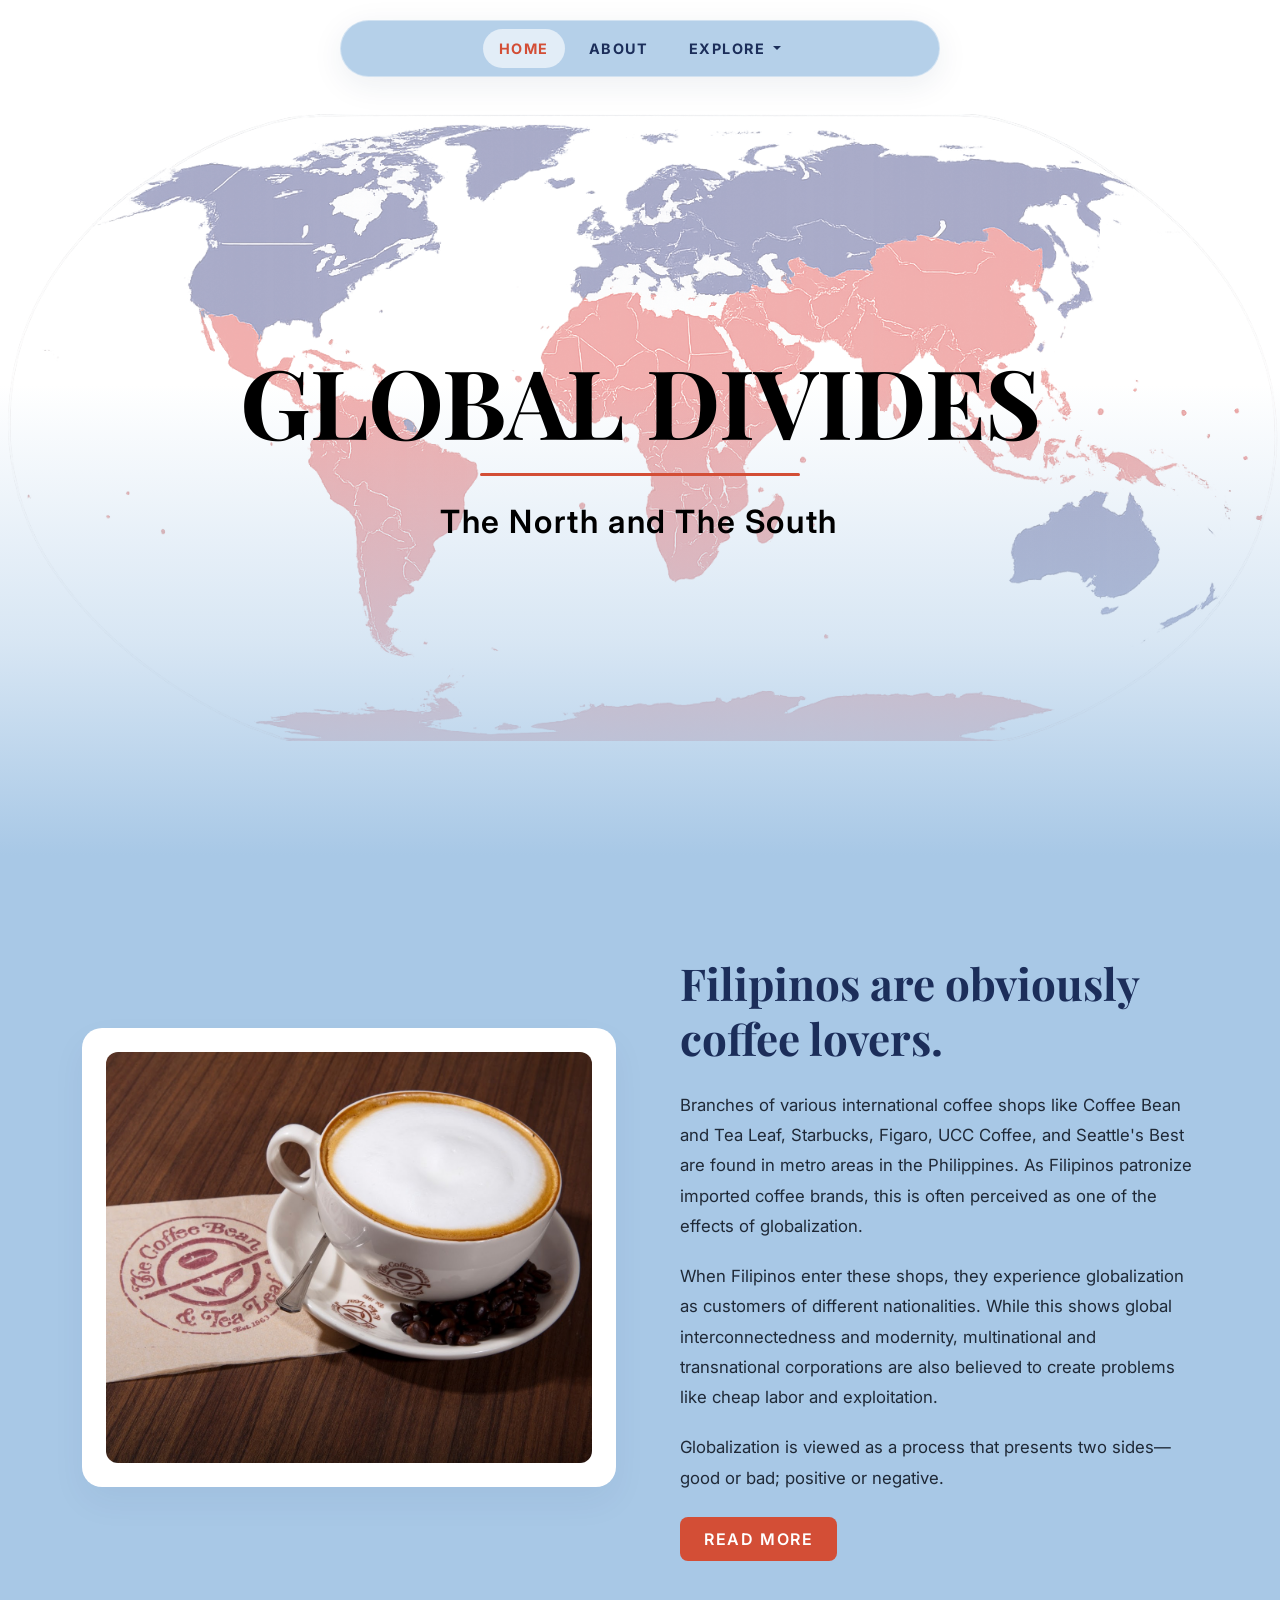
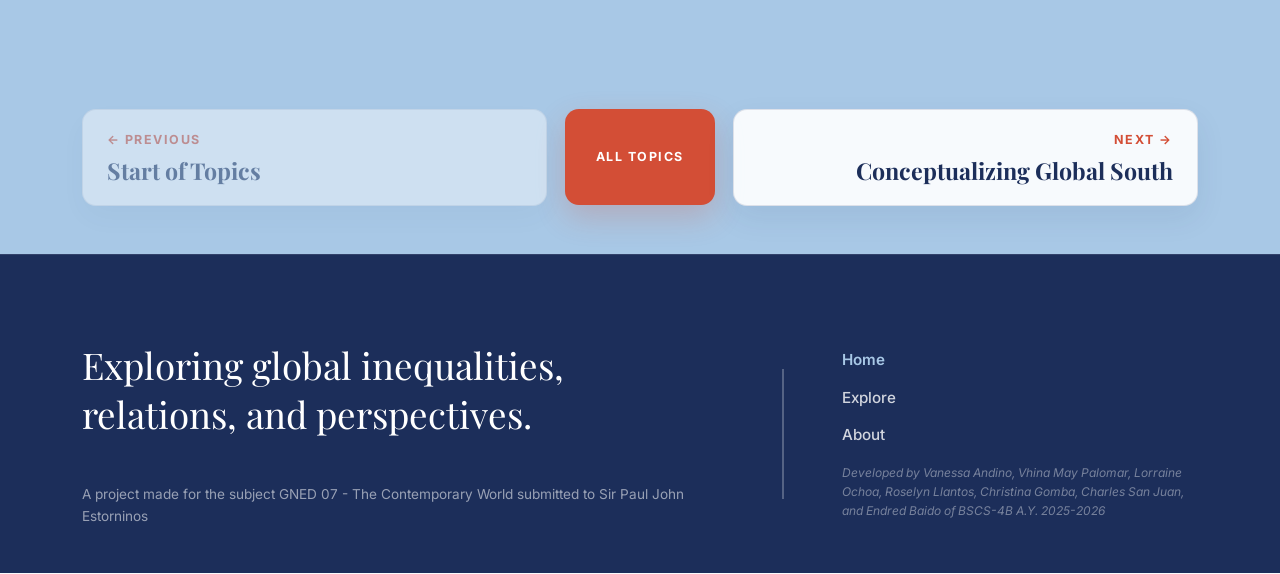
<file: index.html>
<!DOCTYPE html>
<html lang="en">
<head>
    <meta charset="UTF-8">
    <meta name="viewport" content="width=device-width, initial-scale=1.0">
    <title>Global Divides - The North and The South</title>
    <!-- Bootstrap 5 CSS CDN -->
    <link href="https://cdn.jsdelivr.net/npm/bootstrap@5.3.2/dist/css/bootstrap.min.css" rel="stylesheet" integrity="sha384-T3c6CoIi6uLrA9TneNEoa7RxnatzjcDSCmG1MXxSR1GAsXEV/Dwwykc2MPK8M2HN" crossorigin="anonymous">
    <!-- Custom Style Reference (Main Home page CSS) -->
    <link rel="stylesheet" href="css/index.css">
</head>
<body>
    <div data-site-header></div>

    <!-- 2. Hero Section / Section 1 (Global Divides with "map_no_bg.png" background) -->
    <header class="hero-section">
        <div class="hero-overlay"></div>
        <div class="hero-content scroll-reveal">
            <h1 class="hero-title hero-title-split" aria-label="Global Divides">
                <span class="hero-title-word hero-title-word-left">GLOBAL</span>
                <span class="hero-title-word hero-title-word-right">DIVIDES</span>
            </h1>
            <div class="hero-divider"></div>
            <p class="hero-subtitle hero-subtitle-typing">The North and The South</p>
        </div>
    </header>

    <!-- 3. Content Section / Section 2 (Two-Column Coffee Shop Globalization case study) -->
    <main class="content-section">
        <div class="container">
            <div class="row g-5 align-items-center">
                <!-- Left Column: Coffee Shop Card Representation -->
                <div class="col-lg-6 scroll-reveal-left">
                    <div class="image-card-container">
                            <img class="coffee-shop-image" src="assets/images/coffee.jpg" alt="Coffee shop">
                    </div>
                </div>

                <!-- Right Column: Case study texts and details -->
                <div class="col-lg-6 scroll-reveal-right">
                    <div class="ps-lg-3">
                        <h2 class="feature-title">Filipinos are obviously coffee lovers.</h2>
                        <div class="feature-body">
                            <p>Branches of various international coffee shops like Coffee Bean and Tea Leaf, Starbucks, Figaro, UCC Coffee, and Seattle's Best are found in metro areas in the Philippines. As Filipinos patronize imported coffee brands, this is often perceived as one of the effects of globalization.</p>
                            <p>When Filipinos enter these shops, they experience globalization as customers of different nationalities. While this shows global interconnectedness and modernity, multinational and transnational corporations are also believed to create problems like cheap labor and exploitation.</p>
                            <p>Globalization is viewed as a process that presents two sides—good or bad; positive or negative.</p>
                        </div>
                        <div class="mt-4">
                            <a href="explore/Conceptualizing_Global_South.html" class="btn btn-theme-red">Read More</a>
                        </div>
                    </div>
                </div>
            </div>
        </div>
    </main>
    <div data-site-footer></div>
    <script src="js/layout.js"></script>


    <!-- Bootstrap 5 Bundle JS CDN (including Popper for Dropdowns) -->
    <script src="https://cdn.jsdelivr.net/npm/bootstrap@5.3.2/dist/js/bootstrap.bundle.min.js" integrity="sha384-C6RzsynM9kWDrMNeT87bh95OGNyZPhcTNXj1NW7RuBCsyN/o0jlpcV8Qyq46cDfL" crossorigin="anonymous"></script>
    <!-- Custom Main JS script -->
    <script src="js/main.js"></script>
</body>
</html>
</file>
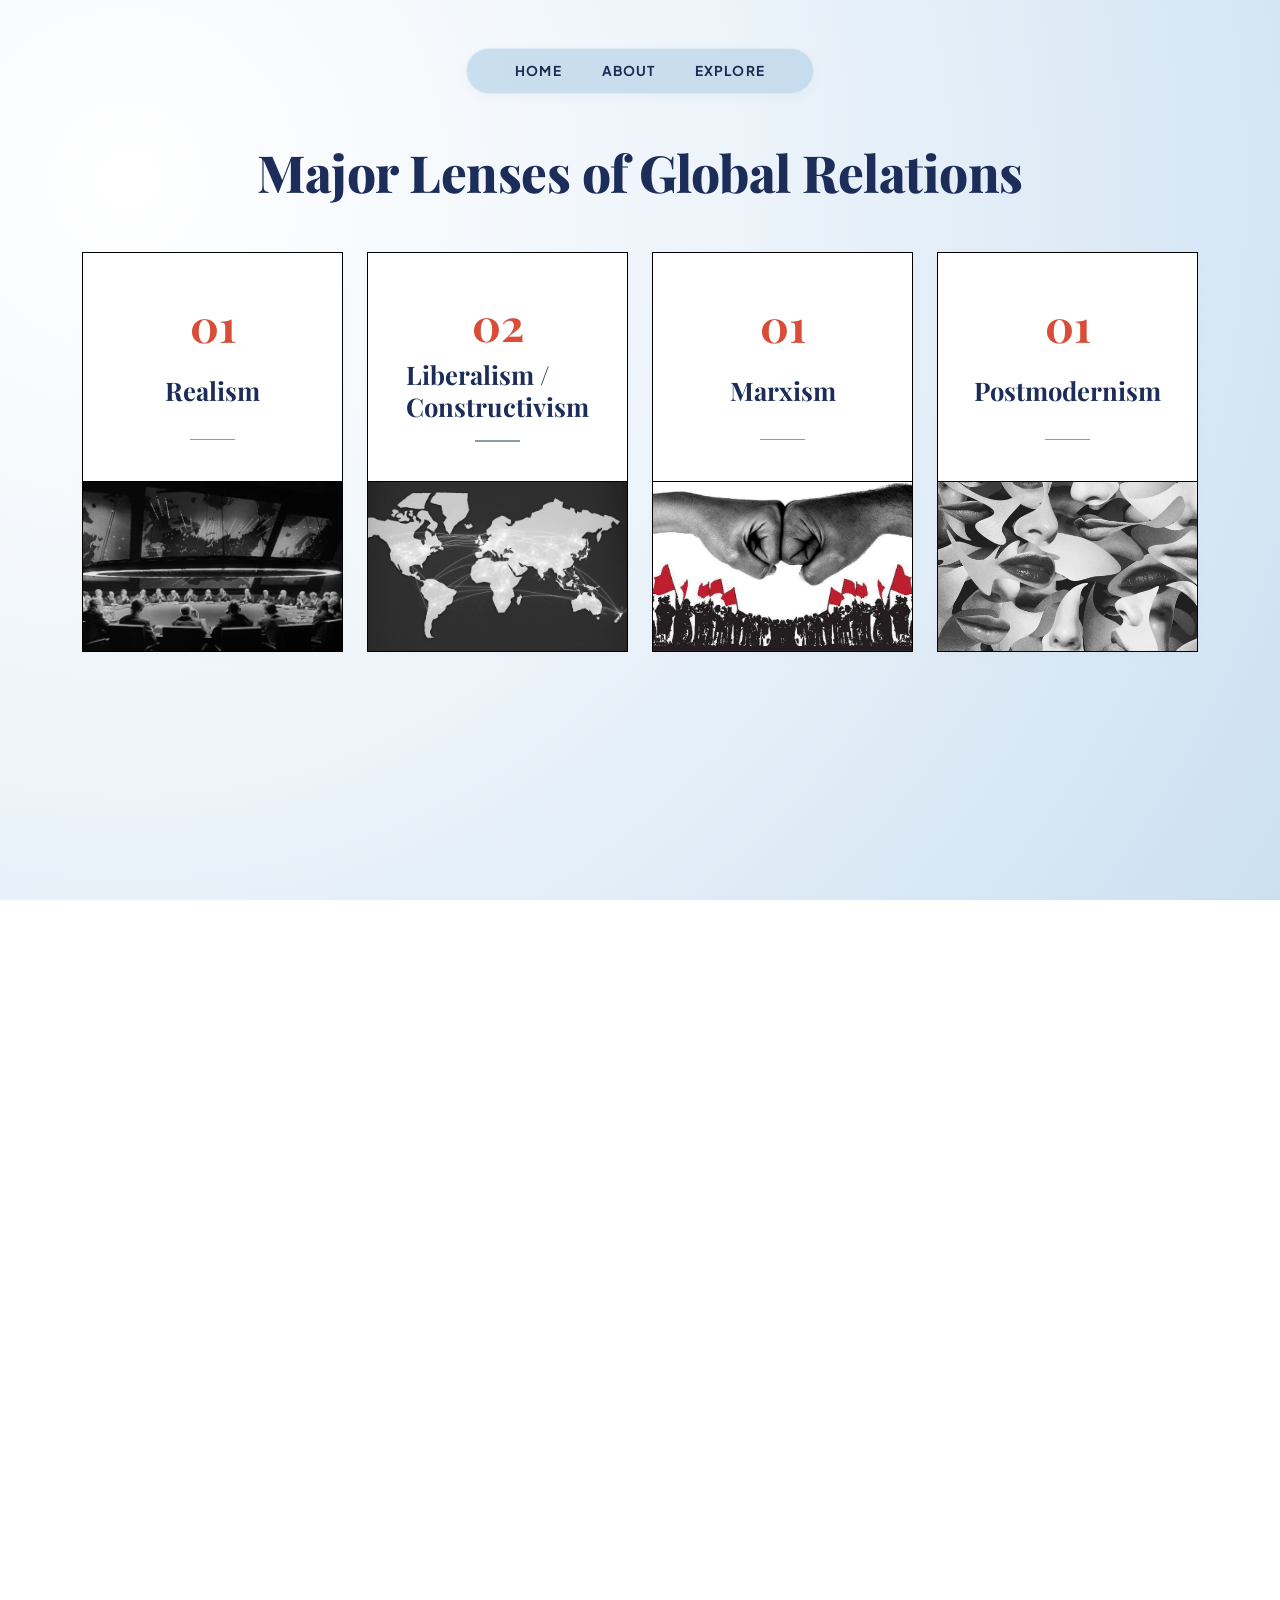
<file: assets/main.html>
<!DOCTYPE html>
<html lang="en">
<head>
  <meta charset="UTF-8" />
  <meta name="viewport" content="width=device-width, initial-scale=1.0" />
  <!-- Google Fonts -->
  <link rel="preconnect" href="https://fonts.googleapis.com">
  <link rel="preconnect" href="https://fonts.gstatic.com" crossorigin>
  <link href="https://fonts.googleapis.com/css2?family=Playfair+Display:ital,wght@0,400..900;1,400..900&family=Plus+Jakarta+Sans:wght@300;400;500;600;700;800&display=swap" rel="stylesheet">
  <!-- Bootstrap 5 CSS -->
  <link href="https://cdn.jsdelivr.net/npm/bootstrap@5.3.3/dist/css/bootstrap.min.css" rel="stylesheet" integrity="sha384-QWTKZyjpPEjISv5WaRU9OFeRpok6YctnYmDr5pNlyT2bRjXh0JMhjY6hW+ALEwIH" crossorigin="anonymous">
  <!-- Custom CSS -->
  <link rel="stylesheet" href="major-lenses-section.css" />
  <title>The Global Divides The North and The South/</title>
</head>
<body>
  <section class="major-lenses-section py-5">
    
    <!-- Centered Nav Bar Wrapper -->
    <div class="d-flex justify-content-center mb-5">
      <nav class="major-lenses-nav" aria-label="Primary site navigation">
        <a href="#home">HOME</a>
        <a href="#about">ABOUT</a>
        <a href="#explore">EXPLORE</a>
      </nav>
    </div>

    <div class="container major-lenses-container">
      <!-- Centered Main Title -->
      <h2 class="major-lenses-main-title text-center mb-5 scroll-reveal">Major Lenses of Global Relations</h2>
 
      <!-- Bootstrap responsive columns with clickable cards -->
      <div class="row row-cols-1 row-cols-sm-2 row-cols-lg-4 g-4 justify-content-center major-lenses-row">
        
        <!-- Card 1: Realism -->
        <div class="col d-flex major-lenses-col">
          <article class="major-lenses-card w-100 scroll-reveal">
            <a href="#realism-detail" class="major-lenses-card-link text-decoration-none d-flex flex-column h-100 w-100 justify-content-between">
              <div class="major-lenses-card-top">
                <span class="major-lenses-card-number">01</span>
                <h3 class="major-lenses-card-title">Realism</h3>
                <div class="major-lenses-card-divider"></div>
              </div>
              <div class="major-lenses-card-image-area">
                <img src="dr-strangelove.jpg" alt="Realism - Dr. Strangelove scene" class="major-lenses-card-img" loading="lazy" decoding="async" />
              </div>
            </a>
          </article>
        </div>

        <!-- Card 2: Liberalism / Constructivism -->
        <div class="col d-flex major-lenses-col">
          <article class="major-lenses-card w-100 scroll-reveal" style="transition-delay: 0.15s;">
            <a href="#liberalism-detail" class="major-lenses-card-link text-decoration-none d-flex flex-column h-100 w-100 justify-content-between">
              <div class="major-lenses-card-top">
                <span class="major-lenses-card-number">02</span>
                <h3 class="major-lenses-card-title">Liberalism /<br>Constructivism</h3>
                <div class="major-lenses-card-divider"></div>
              </div>
              <div class="major-lenses-card-image-area">
                <img src="liberalism.jpg" alt="Liberalism / Constructivism scene" class="major-lenses-card-img" loading="lazy" decoding="async" />
              </div>
            </a>
          </article>
        </div>

        <!-- Card 3: Marxism -->
        <div class="col d-flex major-lenses-col">
          <article class="major-lenses-card w-100 scroll-reveal" style="transition-delay: 0.3s;">
            <a href="#marxism-detail" class="major-lenses-card-link text-decoration-none d-flex flex-column h-100 w-100 justify-content-between">
              <div class="major-lenses-card-top">
                <span class="major-lenses-card-number">01</span>
                <h3 class="major-lenses-card-title">Marxism</h3>
                <div class="major-lenses-card-divider"></div>
              </div>
              <div class="major-lenses-card-image-area">
                <img src="card-marxism.jpg" alt="Marxism scene" class="major-lenses-card-img" loading="lazy" decoding="async" />
              </div>
            </a>
          </article>
        </div>

        <!-- Card 4: Postmodernism -->
        <div class="col d-flex major-lenses-col">
          <article class="major-lenses-card w-100 scroll-reveal" style="transition-delay: 0.45s;">
            <a href="#postmodernism-detail" class="major-lenses-card-link text-decoration-none d-flex flex-column h-100 w-100 justify-content-between">
              <div class="major-lenses-card-top">
                <span class="major-lenses-card-number">01</span>
                <h3 class="major-lenses-card-title">Postmodernism</h3>
                <div class="major-lenses-card-divider"></div>
              </div>
              <div class="major-lenses-card-image-area">
                <img src="postmodernism.jpg" alt="Postmodernism scene" class="major-lenses-card-img" loading="lazy" decoding="async" />
              </div>
            </a>
          </article>
        </div>
        
      </div>
    </div>
  </section>

  <!-- Realism Detail Section -->
  <section id="realism-detail" class="container-fluid px-0 realism-detail-section">
    <div class="row g-0 realism-detail-row">
      
      <!-- Left Side: Text Content -->
      <div class="col-12 col-md-6 d-flex flex-column justify-content-center p-5 realism-detail-text-col">
        <div class="py-4 text-center text-md-start mx-auto scroll-reveal-left" style="max-width: 520px;">
          <h2 class="realism-detail-title mb-4">Realism</h2>
          <p class="realism-detail-text">
            Realists believe that the international system is uneven, conflictual, and marked by power struggle. States prioritize self-interest and survival, and the global North interacts with the global South in order to promote their very own interest.
          </p>
        </div>
      </div>

      <!-- Right Side: Image Column -->
      <div class="col-12 col-md-6 realism-detail-img-col scroll-reveal-right">
      </div>

    </div>
  </section>

  <!-- Liberalism / Constructivism Detail Section -->
  <section id="liberalism-detail" class="liberalism-detail-section py-5">
    <div class="container py-4">
      <h2 class="liberalism-detail-main-title text-center mb-5 scroll-reveal">Liberalism / Constructivism</h2>
      
      <div class="row align-items-center liberalism-detail-row">
        <!-- Left Side: Image -->
        <div class="col-12 col-md-6 text-center mb-4 mb-md-0 liberalism-detail-img-col">
          <img src="liber.png" alt="Liberalism / Constructivism concept artwork" class="liberalism-detail-img img-fluid scroll-reveal-left" loading="lazy" decoding="async" />
        </div>
        
        <!-- Right Side: Text Content -->
        <div class="col-12 col-md-6 liberalism-detail-text-col">
          <div class="liberalism-detail-text-content px-lg-4 scroll-reveal-right">
            <p class="liberalism-detail-text mb-4">
              Liberals oppose realism because of a more optimistic vision in the international system. They believe that balance, harmony, cooperation, mutual respect, trade, and economic interdependence make war less likely to happen.
            </p>
            <p class="liberalism-detail-text">
              Constructivists also convey cooperation, trust, and peace among international actors, but these are possible only through existing norms, conduct, and institutions that promote peace in the international system.
            </p>
          </div>
        </div>
      </div>
      
    </div>
  </section>

  <!-- Marxism & Postmodernism Detail Section -->
  <section class="container-fluid px-0 marxism-postmodernism-section">
    <div class="row g-0 marxism-postmodernism-row">
      
      <!-- Left Side: Marxism -->
      <div id="marxism-detail" class="col-12 col-md-6 d-flex flex-column justify-content-between p-4 marxism-col">
        <div class="marxism-content-wrapper text-center text-md-start mx-auto scroll-reveal-left" style="max-width: 500px;">
          <h2 class="marxism-title mb-4">Marxism</h2>
          <p class="marxism-text mb-4">
            Marxism highlights the structures of economic power and inequalities in the global system. It argues that capitalist or industrialized countries in the global North dominate and exploit the global South, resulting in unequal benefits and an uneven economic structure.
          </p>
        </div>
        <div class="text-center mt-auto scroll-reveal-left" style="transition-delay: 0.15s;">
          <img src="marxism.png" alt="Marxism protest artwork" class="marxism-img img-fluid" loading="lazy" decoding="async" />
        </div>
      </div>

      <!-- Right Side: Postmodernism -->
      <div id="postmodernism-detail" class="col-12 col-md-6 d-flex flex-column justify-content-between p-4 postmodernism-col">
        <div class="text-center mb-4 scroll-reveal-right">
          <img src="post.png" alt="Postmodernism digital roundtable" class="postmodernism-img img-fluid" loading="lazy" decoding="async" />
        </div>
        <div class="postmodernism-content-wrapper text-center text-md-end mx-auto mt-auto scroll-reveal-right" style="max-width: 500px; transition-delay: 0.15s;">
          <p class="postmodernism-text mb-4">
            Postmodernism debunks ideas of hierarchy, dogmas, and existing structures in global relations. It believes that truth is always contested and plural, and that language and discourse can disclose or illustrate power relations.
          </p>
          <h2 class="postmodernism-title">Postmodernism</h2>
        </div>
      </div>

    </div>
  </section>

  <!-- Diagram & Footer Section -->
  <section class="diagram-footer-section py-5">
    <div class="container text-center my-auto">
      <h2 class="diagram-title mb-5 scroll-reveal">Major Lenses of Global Relations</h2>
      
      <!-- CSS Grid-based Diagram -->
      <div class="diagram-wrapper mx-auto scroll-reveal">
        <div class="diagram-grid">
          <div class="diagram-cell text-uppercase" tabindex="0" role="button">Realism</div>
            <div class="diagram-cell text-uppercase" tabindex="0" role="button">Liberalism/Constructivism</div>
            <div class="diagram-cell text-uppercase" tabindex="0" role="button">Marxism</div>
            <div class="diagram-cell text-uppercase" tabindex="0" role="button">Post Modernism</div>
        </div>
        <div class="diagram-center-badge text-uppercase">North vs. South</div>
      </div>
    </div>

    <!-- Footer Part -->
    <footer class="footer-container container pt-5 mt-5 scroll-reveal">
      <div class="row align-items-center">
        <!-- Left Side: Slogan & Copyright -->
        <div class="col-12 col-md-8 text-center text-md-start mb-4 mb-md-0">
          <h3 class="footer-slogan mb-4">Exploring global inequalities, relations, and perspectives.</h3>
          <p class="footer-copy mb-0">&copy; 2026 Contemporary World Project</p>
        </div>
        
        <!-- Right Side: Links & Developed by -->
        <div class="col-12 col-md-4 d-flex justify-content-center justify-content-md-end footer-right-col">
          <div class="footer-links-wrapper ps-md-4">
            <ul class="list-unstyled footer-links mb-3 text-center text-md-start">
              <li><a href="#home">Home</a></li>
              <li><a href="#about">About</a></li>
              <li><a href="#explore">Explore</a></li>
            </ul>
            <p class="footer-developed mb-0">Developed by BSCS 4B</p>
          </div>
        </div>
      </div>
    </footer>
  </section>

  <!-- JS Scroll Reveal Animation -->
  <script>
    document.addEventListener("DOMContentLoaded", () => {
      const revealElements = document.querySelectorAll(".scroll-reveal, .scroll-reveal-left, .scroll-reveal-right");

      const observerOptions = {
        root: null,
        rootMargin: "0px",
        threshold: 0.12
      };

      const revealOnScroll = new IntersectionObserver((entries, observer) => {
        entries.forEach(entry => {
          if (entry.isIntersecting) {
            entry.target.classList.add("reveal-visible");
            observer.unobserve(entry.target); // Stop observing once revealed
          }
        });
      }, observerOptions);

      revealElements.forEach(element => {
        revealOnScroll.observe(element);
      });
    });
  </script>
</body>
</html>
</file>
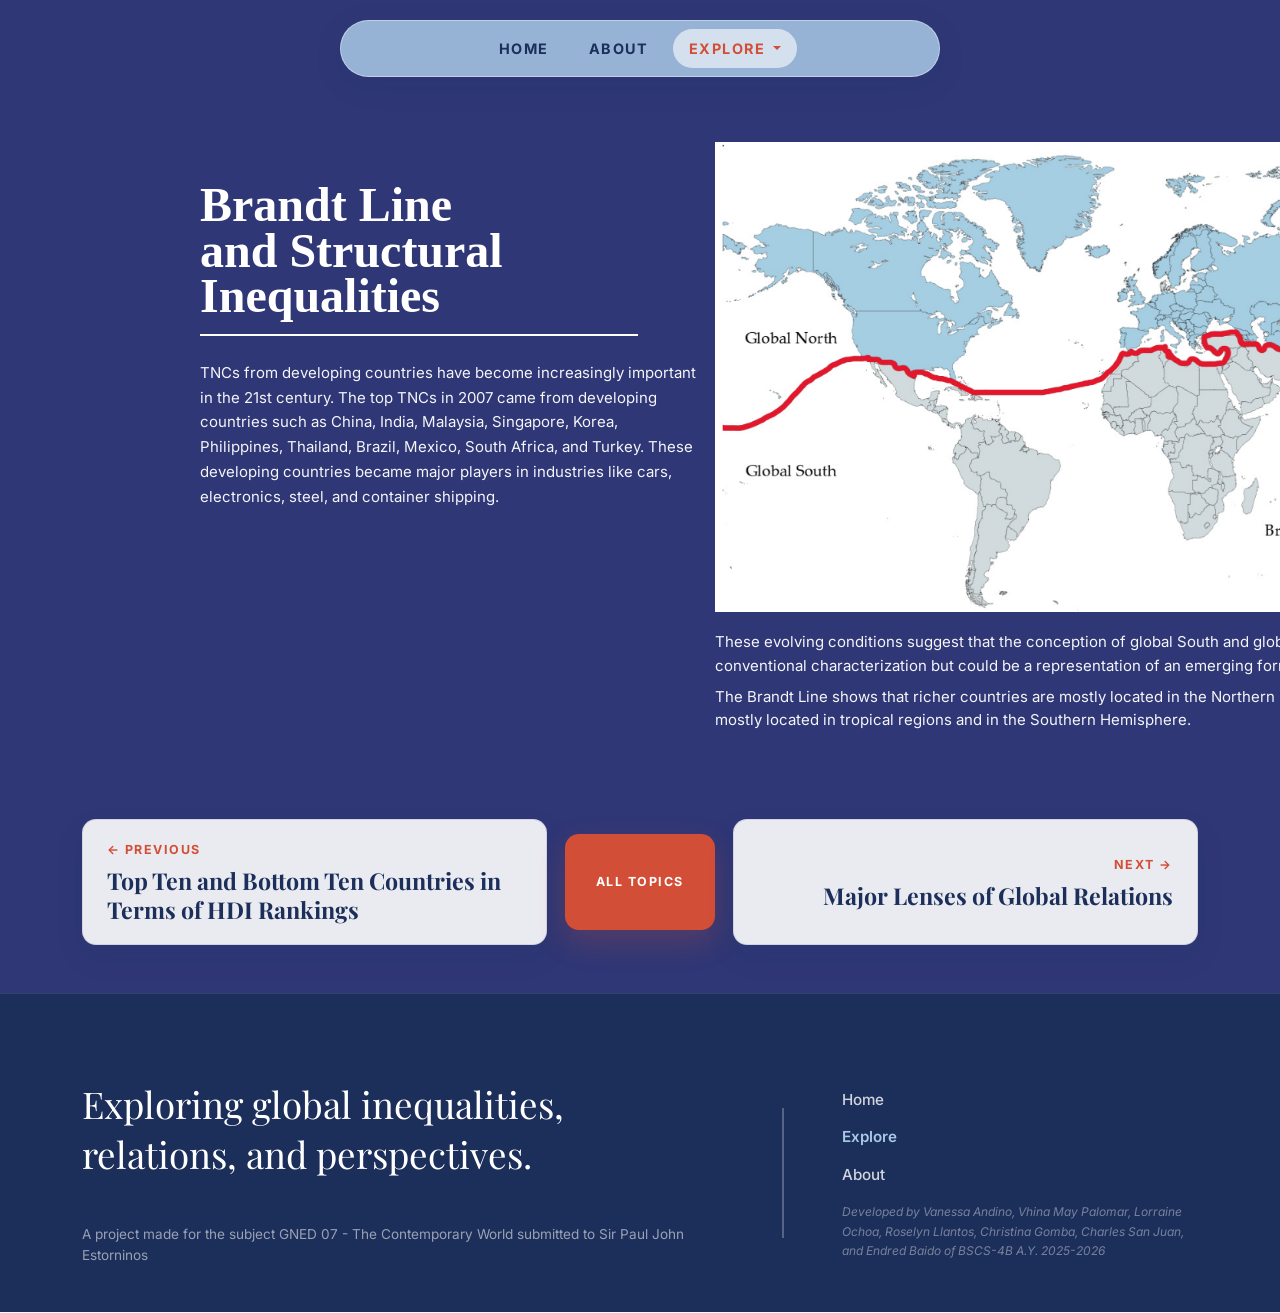
<file: explore/Brandt_Line_and_Structural_Inequalities.html>
<!DOCTYPE html>
<html lang="en">

<head>
    <meta charset="UTF-8">
    <meta name="viewport" content="width=device-width, initial-scale=1.0">
    <title>Brandt Line and Structural Inequalities - Global Divides</title>
    <!-- Bootstrap 5 CSS CDN -->
    <link href="https://cdn.jsdelivr.net/npm/bootstrap@5.3.2/dist/css/bootstrap.min.css" rel="stylesheet"
        integrity="sha384-T3c6CoIi6uLrA9TneNEoa7RxnatzjcDSCmG1MXxSR1GAsXEV/Dwwykc2MPK8M2HN" crossorigin="anonymous">
    <!-- Custom Style References -->
    <link rel="stylesheet" href="../css/index.css">
    <style>
        /* Dark Navy Layout for Brandt Line Page */
        .brandt-content-section {
            background: #2f3776;
            color: #ffffff;
            padding: 35px 0 40px;
            position: relative;
        }

        .brandt-main-layout {
            display: grid;
            grid-template-columns: 260px 590px;
            column-gap: 35px;
            align-items: start;
            max-width: 950px;
            margin: 0 auto;
        }

        .brandt-left-column {
            display: flex;
            flex-direction: column;
            gap: 25px;
        }

        .brandt-title {
            font-family: Georgia, serif;
            font-size: 54px;
            line-height: 0.95;
            font-weight: 700;
            color: #fff;
            margin: 0;
        }

        .brandt-text-block {
            color: rgba(255, 255, 255, 0.85);
            font-size: 1rem;
            line-height: 1.8;
            font-weight: 400;
        }

        .brandt-text-block p {
            margin: 0;
        }

        .brandt-arrow {
            font-size: 3rem;
            color: #D34E36;
            line-height: 1;
            margin: 15px 0;
        }

        .brandt-image-wrapper {
            display: flex;
            align-items: center;
            justify-content: center;
            min-height: 400px;
        }

        .brandt-image-wrapper img {
            width: 100%;
            height: auto;
            border-radius: 20px;
            display: block;
            box-shadow: 0 20px 50px rgba(0, 0, 0, 0.4);
        }

        @media (max-width: 1024px) {
            .brandt-main-layout {
                grid-template-columns: 1fr;
                gap: 40px;
            }

            .brandt-image-wrapper {
                min-height: 300px;
            }
        }

        @media (max-width: 768px) {
            .brandt-content-section {
                padding: 60px 0;
            }

            .brandt-title {
                font-size: 2rem;
            }

            .brandt-text-block {
                font-size: 0.95rem;
            }
        }
    </style>
</head>

<body>
    <!-- Navigation Bar -->
    <div data-site-header></div>

    <!-- Main Content Section - Exact replica of Brandt Line reference screenshot -->
    <main class="brandt-content-section" style="background: #2f3776; padding-top: 110px; padding-bottom: 40px;">
        <style>
            .brandt-main-layout {
                width: 100%;
                max-width: 1500px;
                margin: 0 auto;
                margin-top: 32px;
                margin-left: 200px;
                display: grid;
                grid-template-columns: 500px 1000px;
                column-gap: 15px;
                align-items: start;
                box-sizing: border-box;
            }

            .brandt-left {
                color: #fff;
                padding-top: 40px;
                box-sizing: border-box;
            }

            .brandt-title {
                font-family: Georgia, 'Times New Roman', serif;
                font-size: 48px;
                line-height: 0.95;
                font-weight: 700;
                color: #ffffff;
                margin: 0 0 15px 0;
                white-space: normal;
            }

            .brandt-divider {
                display: flex;
                align-items: center;
                width: 100%;
                max-width: 450px;
                margin: 12px 0 25px 0;
                box-sizing: border-box;
            }

            .divider-line {
                flex: 1;
                height: 2px;
                background: #ffffff;
                display: block;
            }

            .divider-arrow {
                color: #ffffff;
                font-size: 20px;
                margin-left: 12px;
            }

            .brandt-body {
                width: 100%;
                max-width: 500px;
                font-size: 15px;
                line-height: 1.65;
                color: rgba(255, 255, 255, 0.95);
                box-sizing: border-box;
            }

            .brandt-right {
                width: 100%;
                max-width: 850px;
                box-sizing: border-box;
            }

            .brandt-image-wrapper {
                margin-bottom: 18px;
            }

            .brandt-image-wrapper img {
                width: 100%;
                max-width: 850px;
                height: auto;
                display: block;
                border-radius: 0;
                box-shadow: none;
            }

            .small-notes {
                width: 100%;
                max-width: 850px;
                font-size: 15px;
                line-height: 1.55;
                color: rgba(255, 255, 255, 0.95);
                box-sizing: border-box;
            }

            .small-notes p {
                margin: 0 0 8px 0;
            }

            .small-notes p:last-child {
                margin-bottom: 0;
            }

            @media (max-width: 1199px) {
                .brandt-main-layout {
                    margin-left: 0;
                    grid-template-columns: minmax(220px, 480px) minmax(420px, 1fr);
                    column-gap: 24px;
                    padding: 0 20px;
                }

                .brandt-divider {
                    max-width: 380px;
                }

                .brandt-body {
                    max-width: 480px;
                }

                .brandt-right {
                    max-width: 100%;
                }
            }

            @media (max-width: 991px) {
                .brandt-main-layout {
                    grid-template-columns: 1fr;
                    column-gap: 20px;
                    gap: 30px;
                    padding: 0 18px;
                }

                .brandt-divider {
                    max-width: 100%;
                }

                .brandt-body {
                    max-width: 100%;
                }

                .brandt-image-wrapper {
                    min-height: auto;
                }
            }

            @media (max-width: 767px) {
                .brandt-main-layout {
                    padding: 0 16px;
                    gap: 24px;
                }

                .brandt-title {
                    font-size: 42px;
                }

                .brandt-divider {
                    margin: 14px 0 22px 0;
                }

                .brandt-body,
                .small-notes {
                    font-size: 14px;
                    line-height: 1.6;
                }

                .brandt-image-wrapper img {
                    max-width: 100%;
                }
            }
        </style>

        <div class="brandt-main-layout">

            <div class="brandt-left">
                <h1 class="brandt-title">Brandt Line<br>and Structural<br>Inequalities</h1>

                <div class="brandt-divider">
                    <span class="divider-line"></span><span class="divider-arrow"></span>
                </div>

                <div class="brandt-body">TNCs from developing countries have become increasingly important in the 21st century. The top TNCs in 2007 came from developing countries such as China, India, Malaysia, Singapore, Korea, Philippines, Thailand, Brazil, Mexico, South Africa, and Turkey. These developing countries became major players in industries like cars, electronics, steel, and container shipping.</div>
            </div>

            <div class="brandt-right">
                <div class="brandt-image-wrapper">
                    <img src="../assets/images/brandtline.png" alt="Brandt Line Map showing Global North and Global South division">
                </div>

                <div class="small-notes">
                    <p>These evolving conditions suggest that the conception of global South and global North should not be limited to conventional characterization but could be a representation of an emerging form.</p>
                    <p>The Brandt Line shows that richer countries are mostly located in the Northern Hemisphere, while poorer countries are mostly located in tropical regions and in the Southern Hemisphere.</p>
                </div>
            </div>

        </div>

    </main>

    <div data-site-footer></div>

    <script src="../js/layout.js"></script>

    <!-- Bootstrap 5 Bundle JS CDN (including Popper) -->
    <script src="https://cdn.jsdelivr.net/npm/bootstrap@5.3.2/dist/js/bootstrap.bundle.min.js"
        integrity="sha384-C6RzsynM9kWDrMNeT87bh95OGNyZPhcTNXj1NW7RuBCsyN/o0jlpcV8Qyq46cDfL"
        crossorigin="anonymous"></script>
    <!-- Custom Main JS script -->
    <script src="../js/main.js"></script>
</body>

</html>
</file>
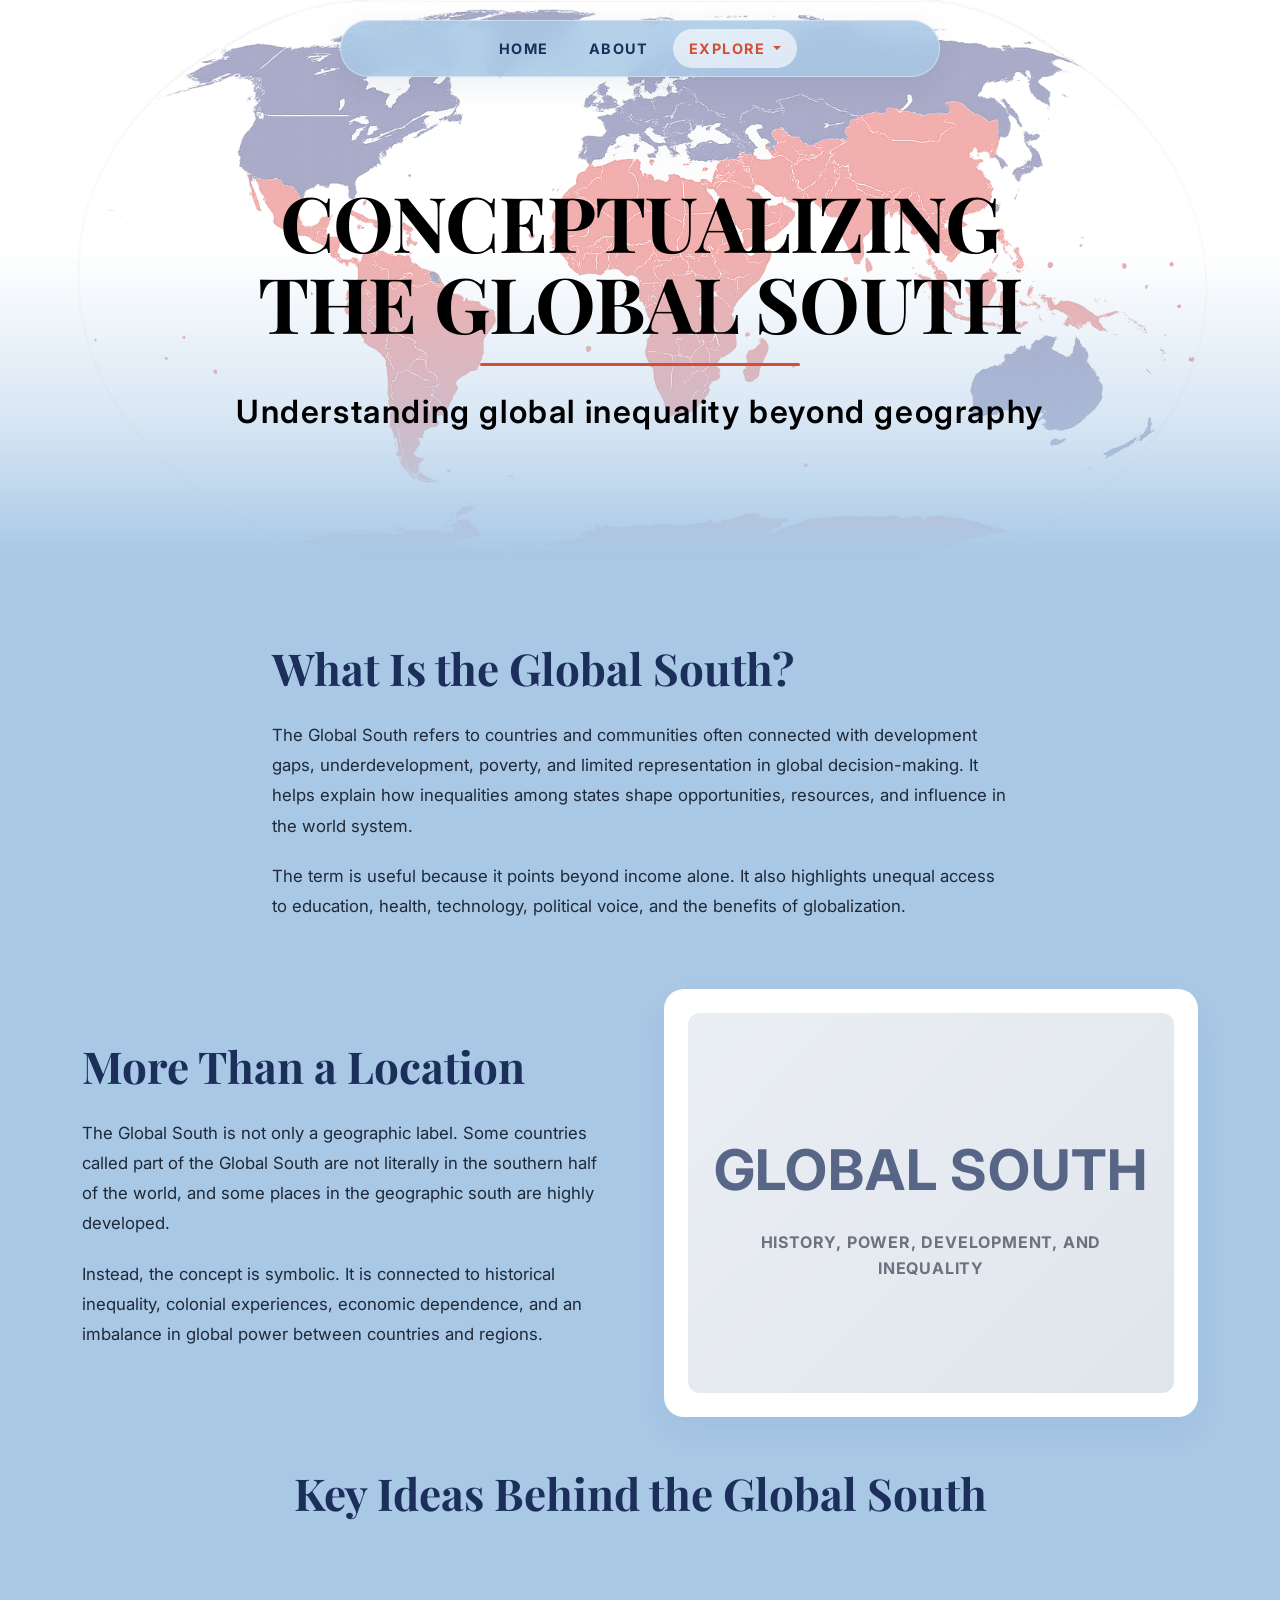
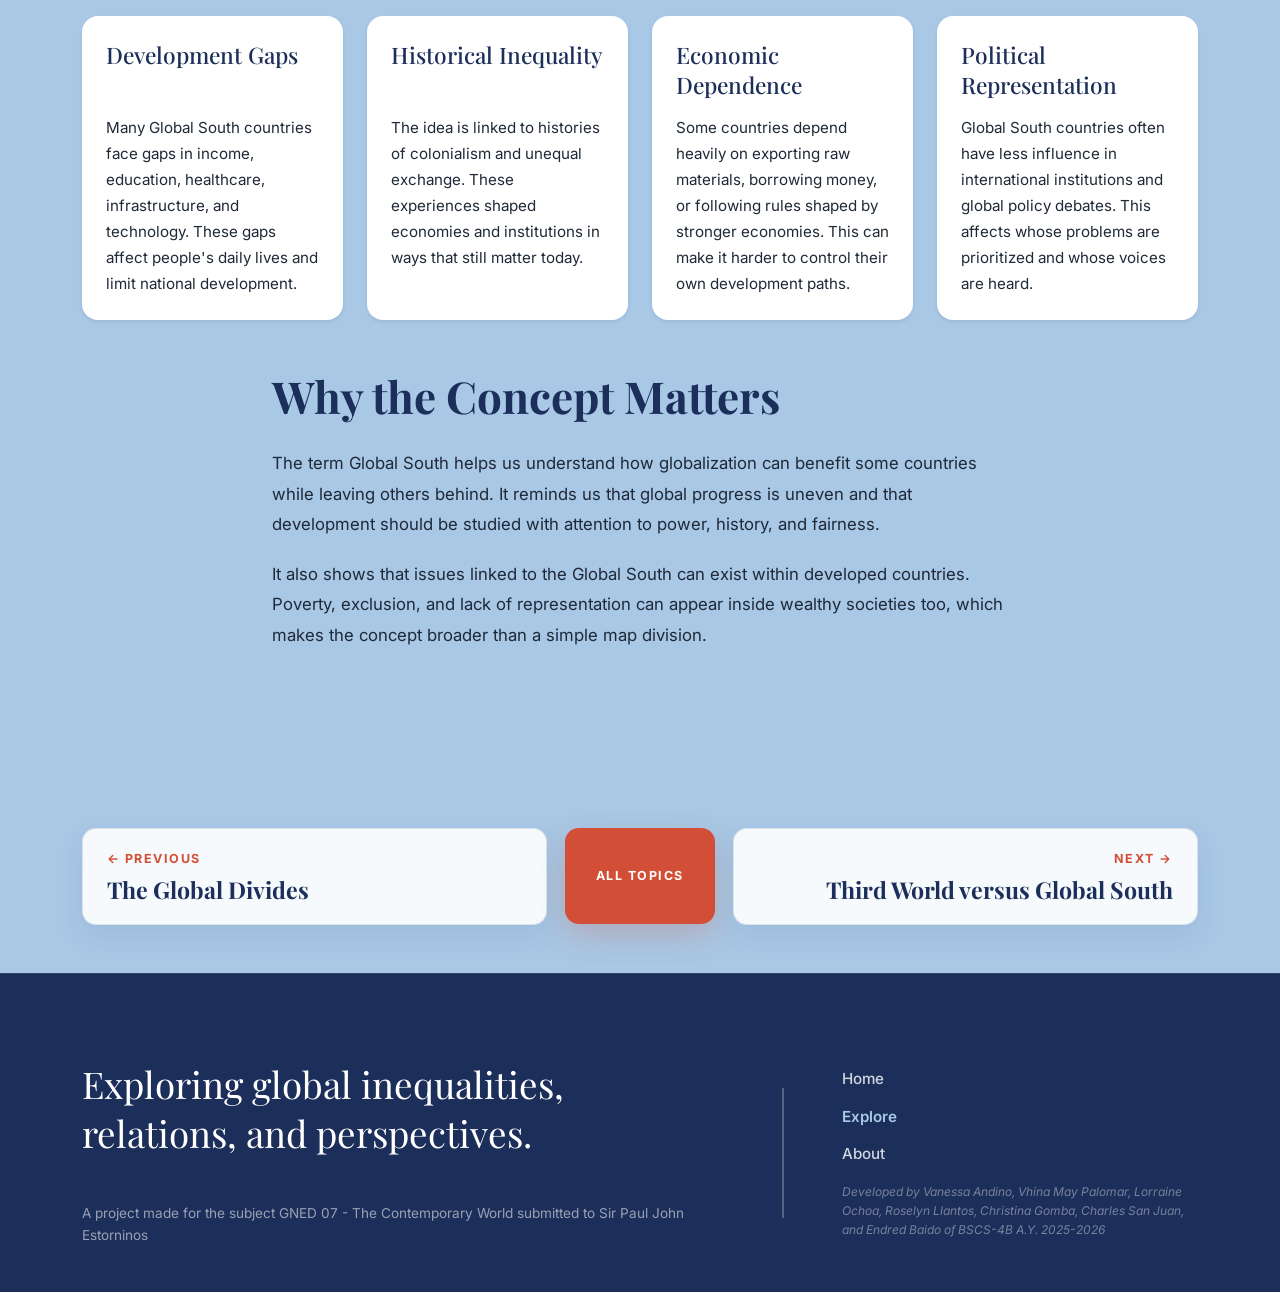
<file: explore/Conceptualizing_Global_South.html>
<!DOCTYPE html>
<html lang="en">
<head>
    <meta charset="UTF-8">
    <meta name="viewport" content="width=device-width, initial-scale=1.0">
    <title>Conceptualizing the Global South - Global Divides</title>
    <!-- Bootstrap 5 CSS CDN -->
    <link href="https://cdn.jsdelivr.net/npm/bootstrap@5.3.2/dist/css/bootstrap.min.css" rel="stylesheet" integrity="sha384-T3c6CoIi6uLrA9TneNEoa7RxnatzjcDSCmG1MXxSR1GAsXEV/Dwwykc2MPK8M2HN" crossorigin="anonymous">
    <!-- Custom Style References -->
    <link rel="stylesheet" href="../css/index.css">
</head>
<body>
    <div data-site-header></div>

    <header class="hero-section lesson-hero">
        <div class="hero-overlay"></div>
        <div class="hero-content scroll-reveal">
            <h1 class="hero-title">CONCEPTUALIZING THE GLOBAL SOUTH</h1>
            <div class="hero-divider"></div>
            <p class="hero-subtitle">Understanding global inequality beyond geography</p>
        </div>
    </header>

    <main class="content-section lesson-content">
        <div class="container">
            <div class="row mb-5 scroll-reveal">
                <div class="col-lg-8 mx-auto">
                    <h2 class="feature-title">What Is the Global South?</h2>
                    <div class="feature-body">
                        <p>The Global South refers to countries and communities often connected with development gaps, underdevelopment, poverty, and limited representation in global decision-making. It helps explain how inequalities among states shape opportunities, resources, and influence in the world system.</p>
                        <p>The term is useful because it points beyond income alone. It also highlights unequal access to education, health, technology, political voice, and the benefits of globalization.</p>
                    </div>
                </div>
            </div>

            <div class="row g-5 align-items-center mb-5">
                <div class="col-lg-6 scroll-reveal-left">
                    <h2 class="feature-title">More Than a Location</h2>
                    <div class="feature-body">
                        <p>The Global South is not only a geographic label. Some countries called part of the Global South are not literally in the southern half of the world, and some places in the geographic south are highly developed.</p>
                        <p>Instead, the concept is symbolic. It is connected to historical inequality, colonial experiences, economic dependence, and an imbalance in global power between countries and regions.</p>
                    </div>
                </div>

                <div class="col-lg-6 scroll-reveal-right">
                    <div class="image-card-container">
                        <div class="image-card-content">
                            <span class="coffee-shop-icon">GLOBAL SOUTH</span>
                            <span>History, power, development, and inequality</span>
                        </div>
                    </div>
                </div>
            </div>

            <div class="row mb-5">
                <div class="col-lg-8 mx-auto">
                    <h2 class="feature-title text-center mb-5 scroll-reveal">Key Ideas Behind the Global South</h2>
                </div>
            </div>

            <div class="row g-4 justify-content-center mb-5 lesson-card-grid">
                <div class="col-12 col-md-6 col-xl-3">
                    <article class="card topic-card h-100 p-4 border-0 shadow-sm rounded-4 bg-white scroll-reveal">
                        <h3 class="text-theme-title text-theme-navy mb-3">Development Gaps</h3>
                        <p class="feature-body flex-grow-1" style="font-size: 0.95rem;">Many Global South countries face gaps in income, education, healthcare, infrastructure, and technology. These gaps affect people's daily lives and limit national development.</p>
                    </article>
                </div>

                <div class="col-12 col-md-6 col-xl-3">
                    <article class="card topic-card h-100 p-4 border-0 shadow-sm rounded-4 bg-white scroll-reveal" style="transition-delay: 0.08s;">
                        <h3 class="text-theme-title text-theme-navy mb-3">Historical Inequality</h3>
                        <p class="feature-body flex-grow-1" style="font-size: 0.95rem;">The idea is linked to histories of colonialism and unequal exchange. These experiences shaped economies and institutions in ways that still matter today.</p>
                    </article>
                </div>

                <div class="col-12 col-md-6 col-xl-3">
                    <article class="card topic-card h-100 p-4 border-0 shadow-sm rounded-4 bg-white scroll-reveal" style="transition-delay: 0.16s;">
                        <h3 class="text-theme-title text-theme-navy mb-3">Economic Dependence</h3>
                        <p class="feature-body flex-grow-1" style="font-size: 0.95rem;">Some countries depend heavily on exporting raw materials, borrowing money, or following rules shaped by stronger economies. This can make it harder to control their own development paths.</p>
                    </article>
                </div>

                <div class="col-12 col-md-6 col-xl-3">
                    <article class="card topic-card h-100 p-4 border-0 shadow-sm rounded-4 bg-white scroll-reveal" style="transition-delay: 0.24s;">
                        <h3 class="text-theme-title text-theme-navy mb-3">Political Representation</h3>
                        <p class="feature-body flex-grow-1" style="font-size: 0.95rem;">Global South countries often have less influence in international institutions and global policy debates. This affects whose problems are prioritized and whose voices are heard.</p>
                    </article>
                </div>
            </div>

            <div class="row mb-5 scroll-reveal">
                <div class="col-lg-8 mx-auto">
                    <h2 class="feature-title">Why the Concept Matters</h2>
                    <div class="feature-body">
                        <p>The term Global South helps us understand how globalization can benefit some countries while leaving others behind. It reminds us that global progress is uneven and that development should be studied with attention to power, history, and fairness.</p>
                        <p>It also shows that issues linked to the Global South can exist within developed countries. Poverty, exclusion, and lack of representation can appear inside wealthy societies too, which makes the concept broader than a simple map division.</p>
                    </div>
                </div>
            </div>
        </div>

    </main>

    <div data-site-footer></div>
    <script src="../js/layout.js"></script>


    <!-- Bootstrap 5 Bundle JS CDN (including Popper) -->
    <script src="https://cdn.jsdelivr.net/npm/bootstrap@5.3.2/dist/js/bootstrap.bundle.min.js" integrity="sha384-C6RzsynM9kWDrMNeT87bh95OGNyZPhcTNXj1NW7RuBCsyN/o0jlpcV8Qyq46cDfL" crossorigin="anonymous"></script>
    <!-- Custom Main JS script -->
    <script src="../js/main.js"></script>
</body>
</html>
</file>
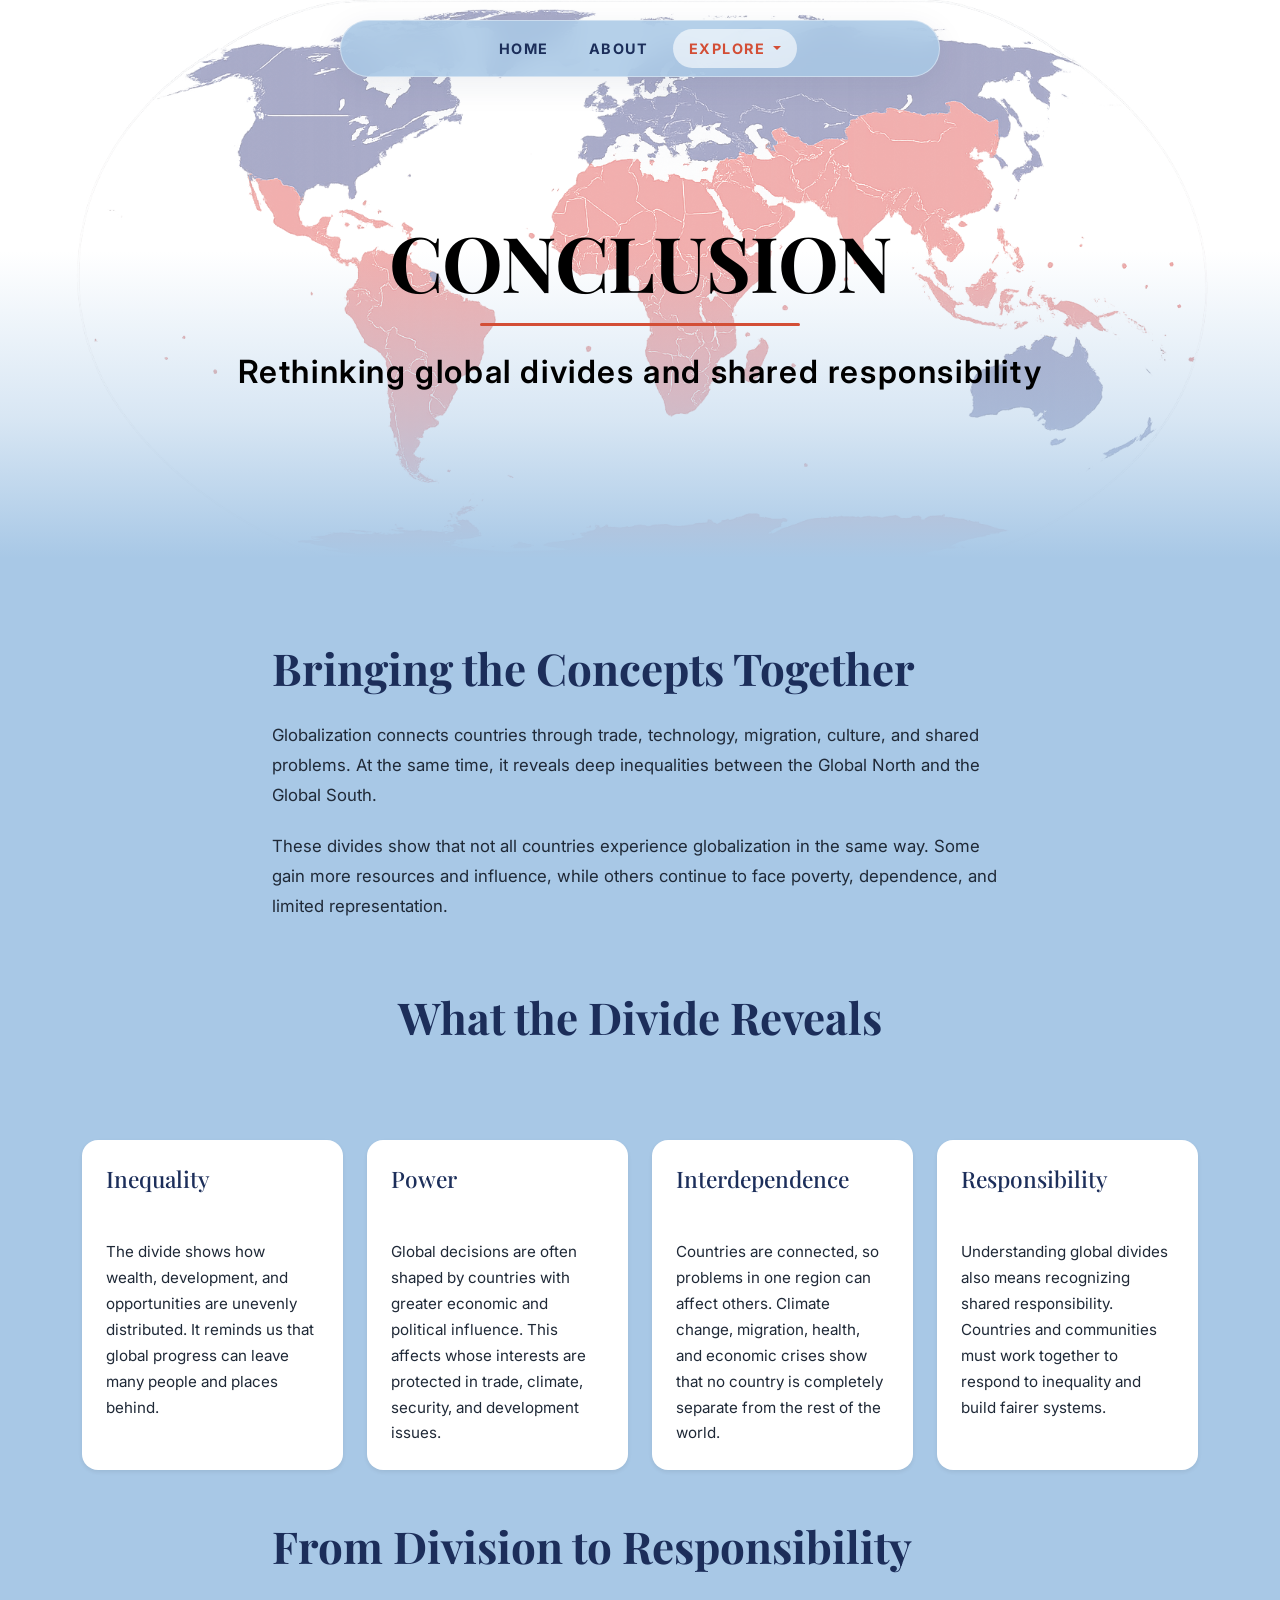
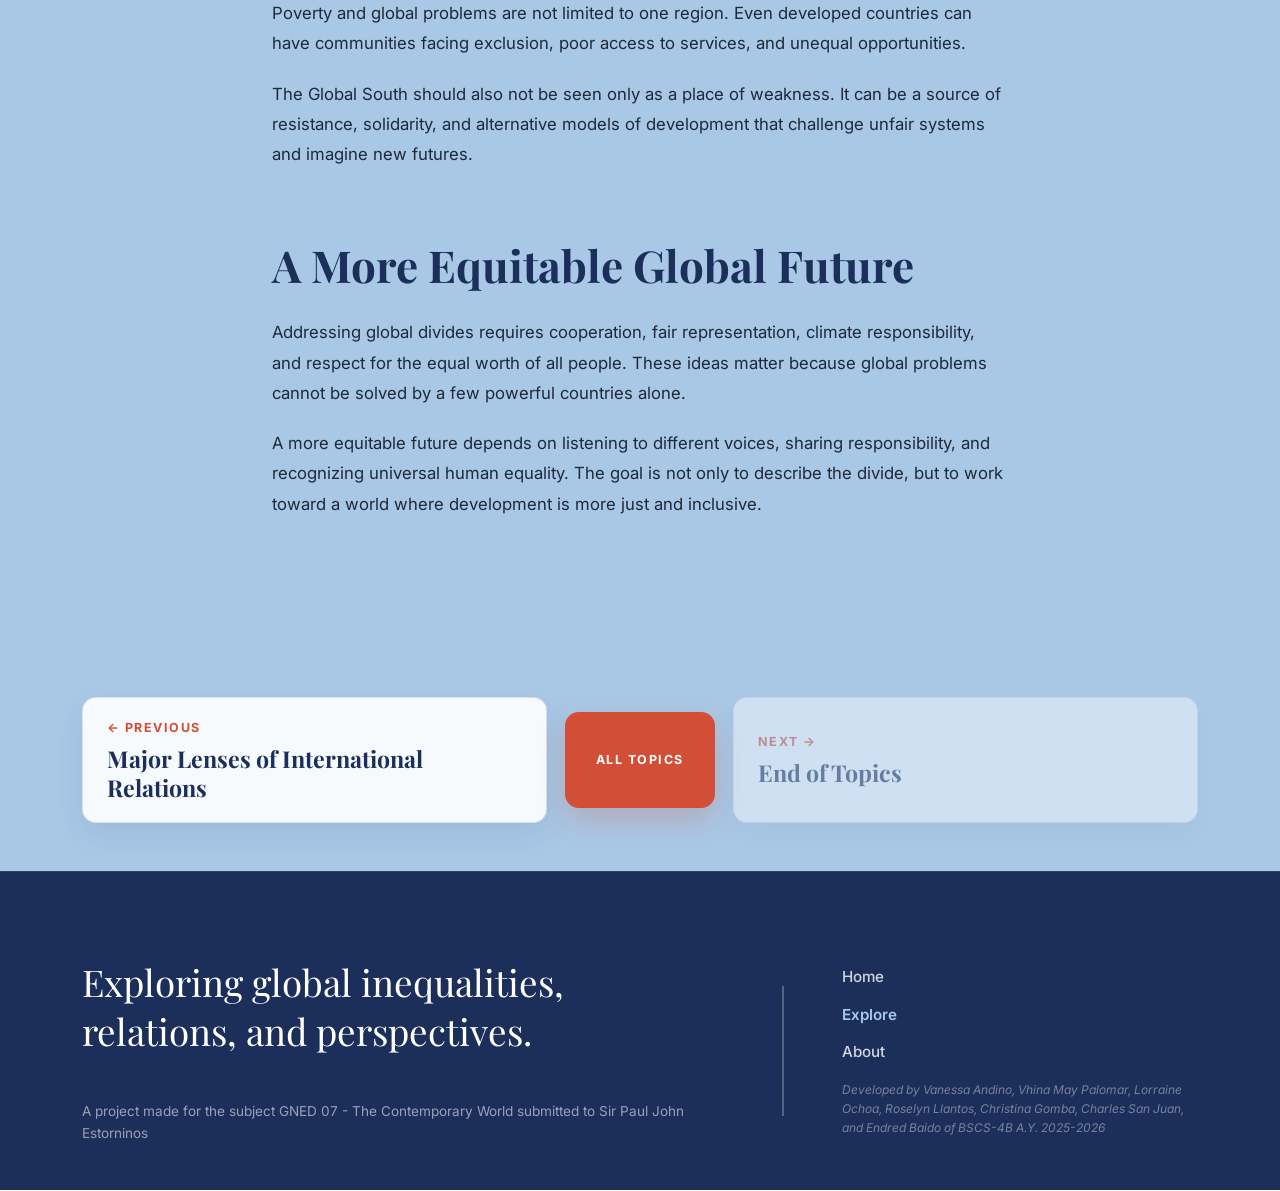
<file: explore/Conclusion.html>
<!DOCTYPE html>
<html lang="en">
<head>
    <meta charset="UTF-8">
    <meta name="viewport" content="width=device-width, initial-scale=1.0">
    <title>Conclusion - Global Divides</title>
    <!-- Bootstrap 5 CSS CDN -->
    <link href="https://cdn.jsdelivr.net/npm/bootstrap@5.3.2/dist/css/bootstrap.min.css" rel="stylesheet" integrity="sha384-T3c6CoIi6uLrA9TneNEoa7RxnatzjcDSCmG1MXxSR1GAsXEV/Dwwykc2MPK8M2HN" crossorigin="anonymous">
    <!-- Custom Style References -->
    <link rel="stylesheet" href="../css/index.css">
</head>
<body>
    <div data-site-header></div>

    <header class="hero-section lesson-hero">
        <div class="hero-overlay"></div>
        <div class="hero-content scroll-reveal">
            <h1 class="hero-title">CONCLUSION</h1>
            <div class="hero-divider"></div>
            <p class="hero-subtitle">Rethinking global divides and shared responsibility</p>
        </div>
    </header>

    <main class="content-section lesson-content">
        <div class="container">
            <div class="row mb-5 scroll-reveal">
                <div class="col-lg-8 mx-auto">
                    <h2 class="feature-title">Bringing the Concepts Together</h2>
                    <div class="feature-body">
                        <p>Globalization connects countries through trade, technology, migration, culture, and shared problems. At the same time, it reveals deep inequalities between the Global North and the Global South.</p>
                        <p>These divides show that not all countries experience globalization in the same way. Some gain more resources and influence, while others continue to face poverty, dependence, and limited representation.</p>
                    </div>
                </div>
            </div>

            <div class="row mb-5">
                <div class="col-lg-8 mx-auto">
                    <h2 class="feature-title text-center mb-5 scroll-reveal">What the Divide Reveals</h2>
                </div>
            </div>

            <div class="row g-4 justify-content-center mb-5 lesson-card-grid">
                <div class="col-12 col-md-6 col-xl-3">
                    <article class="card topic-card h-100 p-4 border-0 shadow-sm rounded-4 bg-white scroll-reveal">
                        <h3 class="text-theme-title text-theme-navy mb-3">Inequality</h3>
                        <p class="feature-body flex-grow-1" style="font-size: 0.95rem;">The divide shows how wealth, development, and opportunities are unevenly distributed. It reminds us that global progress can leave many people and places behind.</p>
                    </article>
                </div>

                <div class="col-12 col-md-6 col-xl-3">
                    <article class="card topic-card h-100 p-4 border-0 shadow-sm rounded-4 bg-white scroll-reveal" style="transition-delay: 0.08s;">
                        <h3 class="text-theme-title text-theme-navy mb-3">Power</h3>
                        <p class="feature-body flex-grow-1" style="font-size: 0.95rem;">Global decisions are often shaped by countries with greater economic and political influence. This affects whose interests are protected in trade, climate, security, and development issues.</p>
                    </article>
                </div>

                <div class="col-12 col-md-6 col-xl-3">
                    <article class="card topic-card h-100 p-4 border-0 shadow-sm rounded-4 bg-white scroll-reveal" style="transition-delay: 0.16s;">
                        <h3 class="text-theme-title text-theme-navy mb-3">Interdependence</h3>
                        <p class="feature-body flex-grow-1" style="font-size: 0.95rem;">Countries are connected, so problems in one region can affect others. Climate change, migration, health, and economic crises show that no country is completely separate from the rest of the world.</p>
                    </article>
                </div>

                <div class="col-12 col-md-6 col-xl-3">
                    <article class="card topic-card h-100 p-4 border-0 shadow-sm rounded-4 bg-white scroll-reveal" style="transition-delay: 0.24s;">
                        <h3 class="text-theme-title text-theme-navy mb-3">Responsibility</h3>
                        <p class="feature-body flex-grow-1" style="font-size: 0.95rem;">Understanding global divides also means recognizing shared responsibility. Countries and communities must work together to respond to inequality and build fairer systems.</p>
                    </article>
                </div>
            </div>

            <div class="row mb-5 scroll-reveal">
                <div class="col-lg-8 mx-auto">
                    <h2 class="feature-title">From Division to Responsibility</h2>
                    <div class="feature-body">
                        <p>Poverty and global problems are not limited to one region. Even developed countries can have communities facing exclusion, poor access to services, and unequal opportunities.</p>
                        <p>The Global South should also not be seen only as a place of weakness. It can be a source of resistance, solidarity, and alternative models of development that challenge unfair systems and imagine new futures.</p>
                    </div>
                </div>
            </div>

            <div class="row mb-5 scroll-reveal">
                <div class="col-lg-8 mx-auto">
                    <h2 class="feature-title">A More Equitable Global Future</h2>
                    <div class="feature-body">
                        <p>Addressing global divides requires cooperation, fair representation, climate responsibility, and respect for the equal worth of all people. These ideas matter because global problems cannot be solved by a few powerful countries alone.</p>
                        <p>A more equitable future depends on listening to different voices, sharing responsibility, and recognizing universal human equality. The goal is not only to describe the divide, but to work toward a world where development is more just and inclusive.</p>
                    </div>
                </div>
            </div>
        </div>

    </main>

    <div data-site-footer></div>
    <script src="../js/layout.js"></script>


    <!-- Bootstrap 5 Bundle JS CDN (including Popper) -->
    <script src="https://cdn.jsdelivr.net/npm/bootstrap@5.3.2/dist/js/bootstrap.bundle.min.js" integrity="sha384-C6RzsynM9kWDrMNeT87bh95OGNyZPhcTNXj1NW7RuBCsyN/o0jlpcV8Qyq46cDfL" crossorigin="anonymous"></script>
    <!-- Custom Main JS script -->
    <script src="../js/main.js"></script>
</body>
</html>
</file>
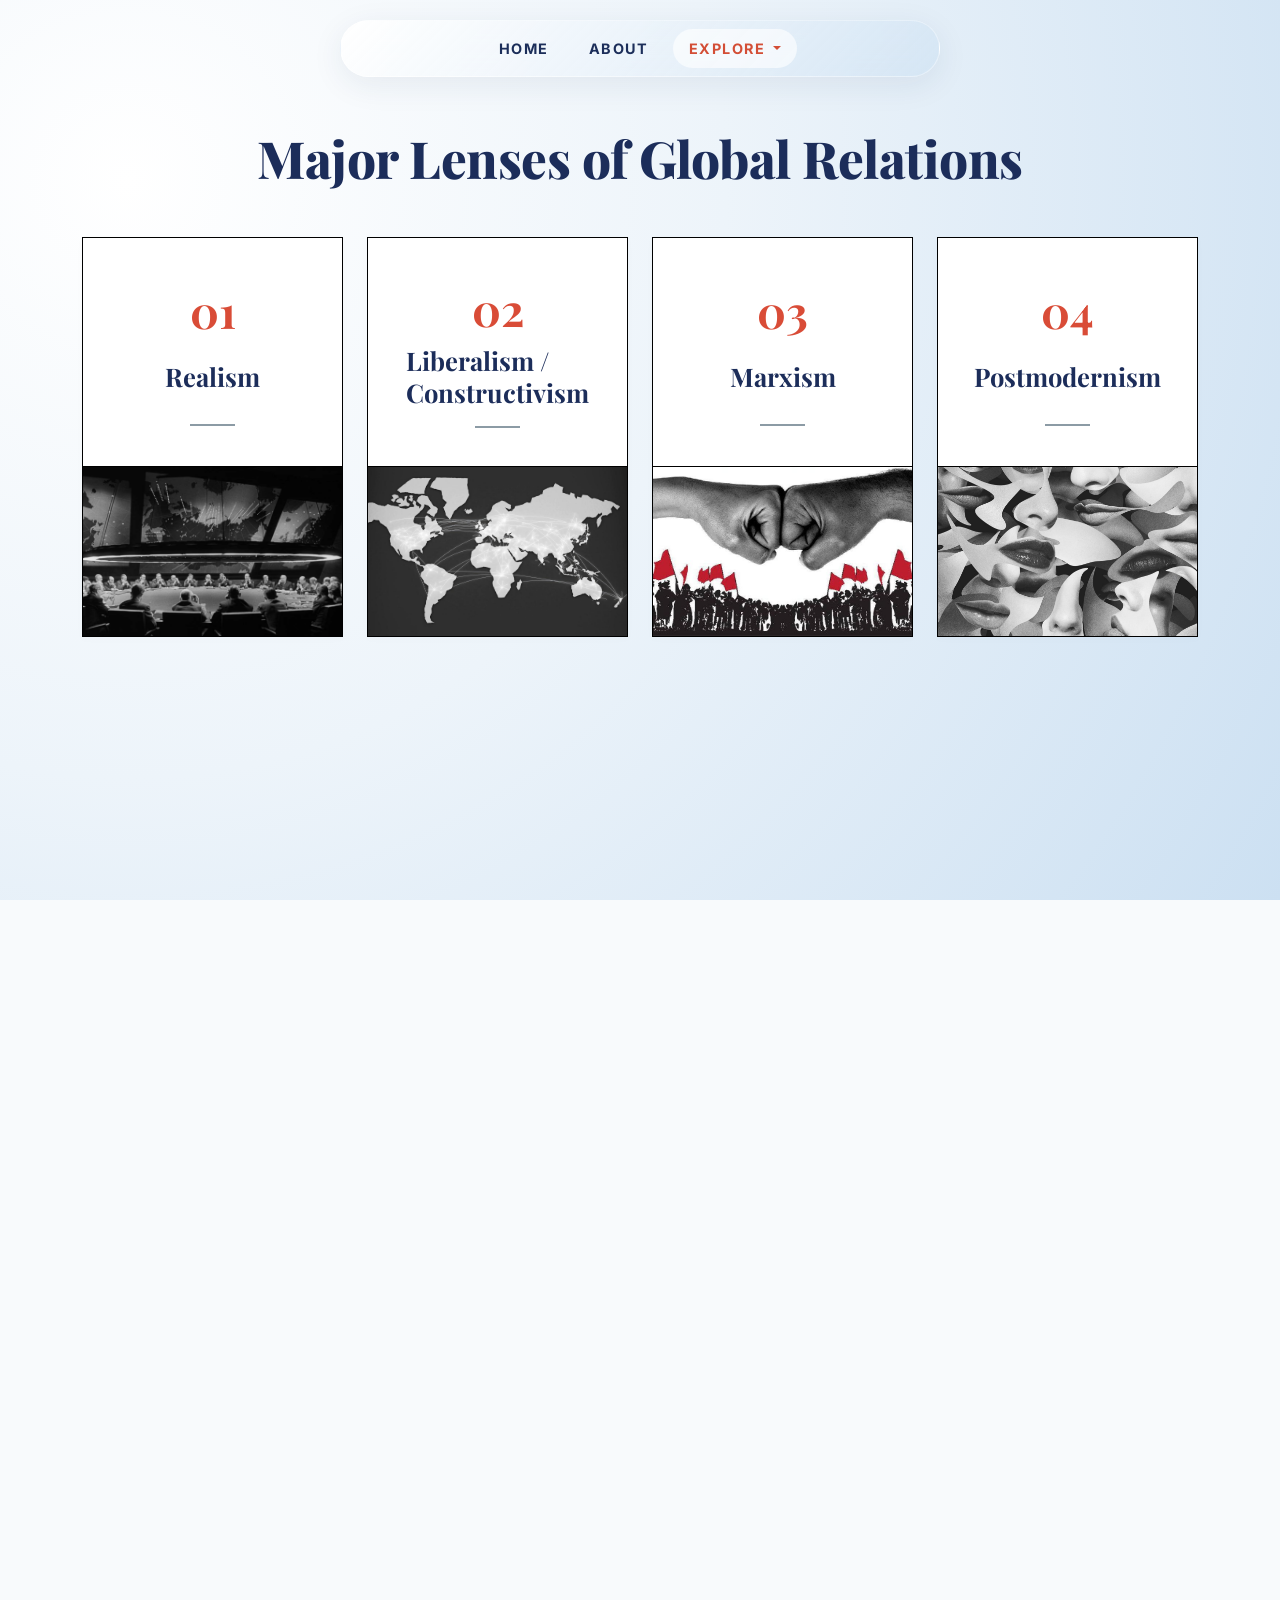
<file: explore/Major_Lenses_of_Global_Relations.html>
<!DOCTYPE html>
<html lang="en">
<head>
    <meta charset="UTF-8">
    <meta name="viewport" content="width=device-width, initial-scale=1.0">
    <title>Major Lenses of Global Relations - Global Divides</title>
    <!-- Bootstrap 5 CSS CDN -->
    <link href="https://cdn.jsdelivr.net/npm/bootstrap@5.3.2/dist/css/bootstrap.min.css" rel="stylesheet" integrity="sha384-T3c6CoIi6uLrA9TneNEoa7RxnatzjcDSCmG1MXxSR1GAsXEV/Dwwykc2MPK8M2HN" crossorigin="anonymous">
    <!-- Custom Style References -->
    <link rel="stylesheet" href="../css/styles.css">
</head>
<body>
    <div data-site-header></div>

    <main>
        <div>
            <section class="major-lenses-section py-5">

    <div class="container major-lenses-container">
      <!-- Centered Main Title -->
      <h2 class="major-lenses-main-title text-center mb-5 scroll-reveal">Major Lenses of Global Relations</h2>
 
      <!-- Bootstrap responsive columns with clickable cards -->
      <div class="row row-cols-1 row-cols-sm-2 row-cols-lg-4 g-4 justify-content-center major-lenses-row">
        
        <!-- Card 1: Realism -->
        <div class="col d-flex major-lenses-col">
          <article class="major-lenses-card w-100 scroll-reveal">
            <a href="#realism-detail" class="major-lenses-card-link text-decoration-none d-flex flex-column h-100 w-100 justify-content-between">
              <div class="major-lenses-card-top">
                <span class="major-lenses-card-number">01</span>
                <h3 class="major-lenses-card-title">Realism</h3>
                <div class="major-lenses-card-divider"></div>
              </div>
              <div class="major-lenses-card-image-area">
                <img src="../assets/images/dr-strangelove.jpg" alt="Realism - Dr. Strangelove scene" class="major-lenses-card-img" loading="lazy" decoding="async" />
              </div>
            </a>
          </article>
        </div>

        <!-- Card 2: Liberalism / Constructivism -->
        <div class="col d-flex major-lenses-col">
          <article class="major-lenses-card w-100 scroll-reveal" style="transition-delay: 0.15s;">
            <a href="#liberalism-detail" class="major-lenses-card-link text-decoration-none d-flex flex-column h-100 w-100 justify-content-between">
              <div class="major-lenses-card-top">
                <span class="major-lenses-card-number">02</span>
                <h3 class="major-lenses-card-title">Liberalism /<br>Constructivism</h3>
                <div class="major-lenses-card-divider"></div>
              </div>
              <div class="major-lenses-card-image-area">
                <img src="../assets/images/liberalism.jpg" alt="Liberalism / Constructivism scene" class="major-lenses-card-img" loading="lazy" decoding="async" />
              </div>
            </a>
          </article>
        </div>

        <!-- Card 3: Marxism -->
        <div class="col d-flex major-lenses-col">
          <article class="major-lenses-card w-100 scroll-reveal" style="transition-delay: 0.3s;">
            <a href="#marxism-detail" class="major-lenses-card-link text-decoration-none d-flex flex-column h-100 w-100 justify-content-between">
              <div class="major-lenses-card-top">
                <span class="major-lenses-card-number">03</span>
                <h3 class="major-lenses-card-title">Marxism</h3>
                <div class="major-lenses-card-divider"></div>
              </div>
              <div class="major-lenses-card-image-area">
                <img src="../assets/images/card-marxism.jpg" alt="Marxism scene" class="major-lenses-card-img" loading="lazy" decoding="async" />
              </div>
            </a>
          </article>
        </div>

        <!-- Card 4: Postmodernism -->
        <div class="col d-flex major-lenses-col">
          <article class="major-lenses-card w-100 scroll-reveal" style="transition-delay: 0.45s;">
            <a href="#postmodernism-detail" class="major-lenses-card-link text-decoration-none d-flex flex-column h-100 w-100 justify-content-between">
              <div class="major-lenses-card-top">
                <span class="major-lenses-card-number">04</span>
                <h3 class="major-lenses-card-title">Postmodernism</h3>
                <div class="major-lenses-card-divider"></div>
              </div>
              <div class="major-lenses-card-image-area">
                <img src="../assets/images/postmodernism.jpg" alt="Postmodernism scene" class="major-lenses-card-img" loading="lazy" decoding="async" />
              </div>
            </a>
          </article>
        </div>
        
      </div>
    </div>
  </section>

  <!-- Realism Detail Section -->
  <section id="realism-detail" class="container-fluid px-0 realism-detail-section">
    <div class="row g-0 realism-detail-row">
      
      <!-- Left Side: Text Content -->
      <div class="col-12 col-md-6 d-flex flex-column justify-content-center p-5 realism-detail-text-col">
        <div class="py-4 text-center text-md-start mx-auto scroll-reveal-left" style="max-width: 520px;">
          <h2 class="realism-detail-title mb-4">Realism</h2>
          <p class="realism-detail-text">
            Realists believe that the international system is uneven, conflictual, and marked by power struggle. States prioritize self-interest and survival, and the global North interacts with the global South in order to promote their very own interest.
          </p>
        </div>
      </div>

      <!-- Right Side: Image Column -->
      <div class="col-12 col-md-6 realism-detail-img-col scroll-reveal-right">
      </div>

    </div>
  </section>

  <!-- Liberalism / Constructivism Detail Section -->
  <section id="liberalism-detail" class="liberalism-detail-section py-5">
    <div class="container py-4">
      <h2 class="liberalism-detail-main-title text-center mb-5 scroll-reveal">Liberalism / Constructivism</h2>
      
      <div class="row align-items-center liberalism-detail-row">
        <!-- Left Side: Image -->
        <div class="col-12 col-md-6 text-center mb-4 mb-md-0 liberalism-detail-img-col">
          <img src="../assets/images/liber.png" alt="Liberalism / Constructivism concept artwork" class="liberalism-detail-img img-fluid scroll-reveal-left" loading="lazy" decoding="async" />
        </div>
        
        <!-- Right Side: Text Content -->
        <div class="col-12 col-md-6 liberalism-detail-text-col">
          <div class="liberalism-detail-text-content px-lg-4 scroll-reveal-right">
            <p class="liberalism-detail-text mb-4">
              Liberals oppose realism because of a more optimistic vision in the international system. They believe that balance, harmony, cooperation, mutual respect, trade, and economic interdependence make war less likely to happen.
            </p>
            <p class="liberalism-detail-text">
              Constructivists also convey cooperation, trust, and peace among international actors, but these are possible only through existing norms, conduct, and institutions that promote peace in the international system.
            </p>
          </div>
        </div>
      </div>
      
    </div>
  </section>

  <!-- Marxism & Postmodernism Detail Section -->
  <section class="container-fluid px-0 marxism-postmodernism-section">
    <div class="row g-0 marxism-postmodernism-row">
      
      <!-- Left Side: Marxism -->
      <div id="marxism-detail" class="col-12 col-md-6 d-flex flex-column justify-content-between p-4 marxism-col">
        <div class="marxism-content-wrapper text-center text-md-start mx-auto scroll-reveal-left" style="max-width: 500px;">
          <h2 class="marxism-title mb-4">Marxism</h2>
          <p class="marxism-text mb-4">
            Marxism highlights the structures of economic power and inequalities in the global system. It argues that capitalist or industrialized countries in the global North dominate and exploit the global South, resulting in unequal benefits and an uneven economic structure.
          </p>
        </div>
        <div class="text-center mt-auto scroll-reveal-left" style="transition-delay: 0.15s;">
          <img src="../assets/images/marxism.png" alt="Marxism protest artwork" class="marxism-img img-fluid" loading="lazy" decoding="async" />
        </div>
      </div>

      <!-- Right Side: Postmodernism -->
      <div id="postmodernism-detail" class="col-12 col-md-6 d-flex flex-column justify-content-between p-4 postmodernism-col">
        <div class="text-center mb-4 scroll-reveal-right">
          <img src="../assets/images/post.png" alt="Postmodernism digital roundtable" class="postmodernism-img img-fluid" loading="lazy" decoding="async" />
        </div>
        <div class="postmodernism-content-wrapper text-center text-md-end mx-auto mt-auto scroll-reveal-right" style="max-width: 500px; transition-delay: 0.15s;">
          <p class="postmodernism-text mb-4">
            Postmodernism debunks ideas of hierarchy, dogmas, and existing structures in global relations. It believes that truth is always contested and plural, and that language and discourse can disclose or illustrate power relations.
          </p>
          <h2 class="postmodernism-title">Postmodernism</h2>
        </div>
      </div>

    </div>
  </section>

            
        </div>

    </main>

    <div data-site-footer></div>
    <script src="../js/layout.js"></script>


    <!-- Bootstrap 5 Bundle JS CDN (including Popper) -->
    <script src="https://cdn.jsdelivr.net/npm/bootstrap@5.3.2/dist/js/bootstrap.bundle.min.js" integrity="sha384-C6RzsynM9kWDrMNeT87bh95OGNyZPhcTNXj1NW7RuBCsyN/o0jlpcV8Qyq46cDfL" crossorigin="anonymous"></script>
    <!-- Custom Main JS script -->
    <script src="../js/main.js"></script>
    <!-- Scroll Reveal script -->
    <script src="../js/major_lenses.js"></script>
</body>
</html>
</file>
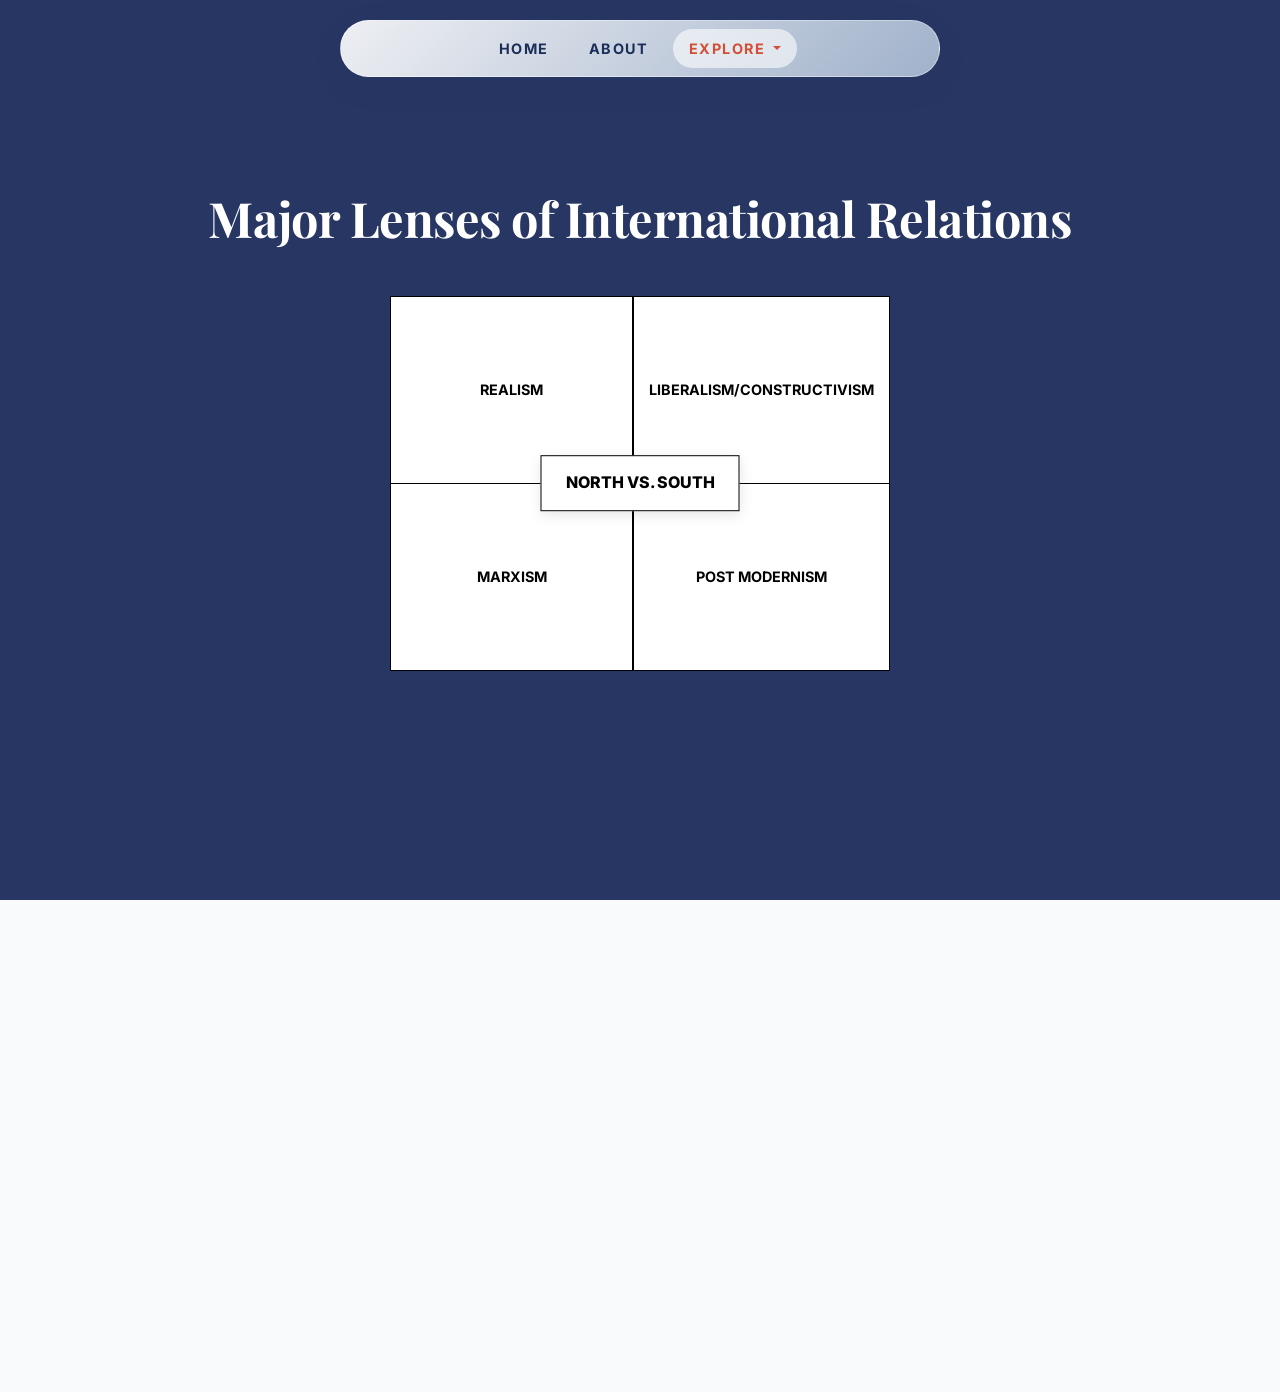
<file: explore/Major_Lenses_of_International_Relations.html>
<!DOCTYPE html>
<html lang="en">
<head>
    <meta charset="UTF-8">
    <meta name="viewport" content="width=device-width, initial-scale=1.0">
    <title>Major Lenses of International Relations - Global Divides</title>
    <!-- Bootstrap 5 CSS CDN -->
    <link href="https://cdn.jsdelivr.net/npm/bootstrap@5.3.2/dist/css/bootstrap.min.css" rel="stylesheet" integrity="sha384-T3c6CoIi6uLrA9TneNEoa7RxnatzjcDSCmG1MXxSR1GAsXEV/Dwwykc2MPK8M2HN" crossorigin="anonymous">
    <!-- Custom Style References -->
    <link rel="stylesheet" href="../css/styles.css">
</head>
<body>
    <div data-site-header></div>

    <main>
        <div>

            <!-- Diagram & Footer Section -->
  <section class="diagram-footer-section py-5">
    <div class="container text-center my-auto">
      <h2 class="diagram-title mb-5 scroll-reveal">Major Lenses of International Relations</h2>
      
      <!-- CSS Grid-based Diagram -->
      <div class="diagram-wrapper mx-auto scroll-reveal">
        <div class="diagram-grid">
          <div class="diagram-cell text-uppercase" tabindex="0" role="button">Realism</div>
            <div class="diagram-cell text-uppercase" tabindex="0" role="button">Liberalism/Constructivism</div>
            <div class="diagram-cell text-uppercase" tabindex="0" role="button">Marxism</div>
            <div class="diagram-cell text-uppercase" tabindex="0" role="button">Post Modernism</div>
        </div>
        <div class="diagram-center-badge text-uppercase">North vs. South</div>
      </div>
    </div>

            
        </div>

    </main>

    <div data-site-footer></div>
    <script src="../js/layout.js"></script>


    <!-- Bootstrap 5 Bundle JS CDN (including Popper) -->
    <script src="https://cdn.jsdelivr.net/npm/bootstrap@5.3.2/dist/js/bootstrap.bundle.min.js" integrity="sha384-C6RzsynM9kWDrMNeT87bh95OGNyZPhcTNXj1NW7RuBCsyN/o0jlpcV8Qyq46cDfL" crossorigin="anonymous"></script>
    <!-- Custom Main JS script -->
    <script src="../js/main.js"></script>
    <!-- Scroll Reveal script -->
    <script src="../js/major_lenses.js"></script>
</body>
</html>
</file>
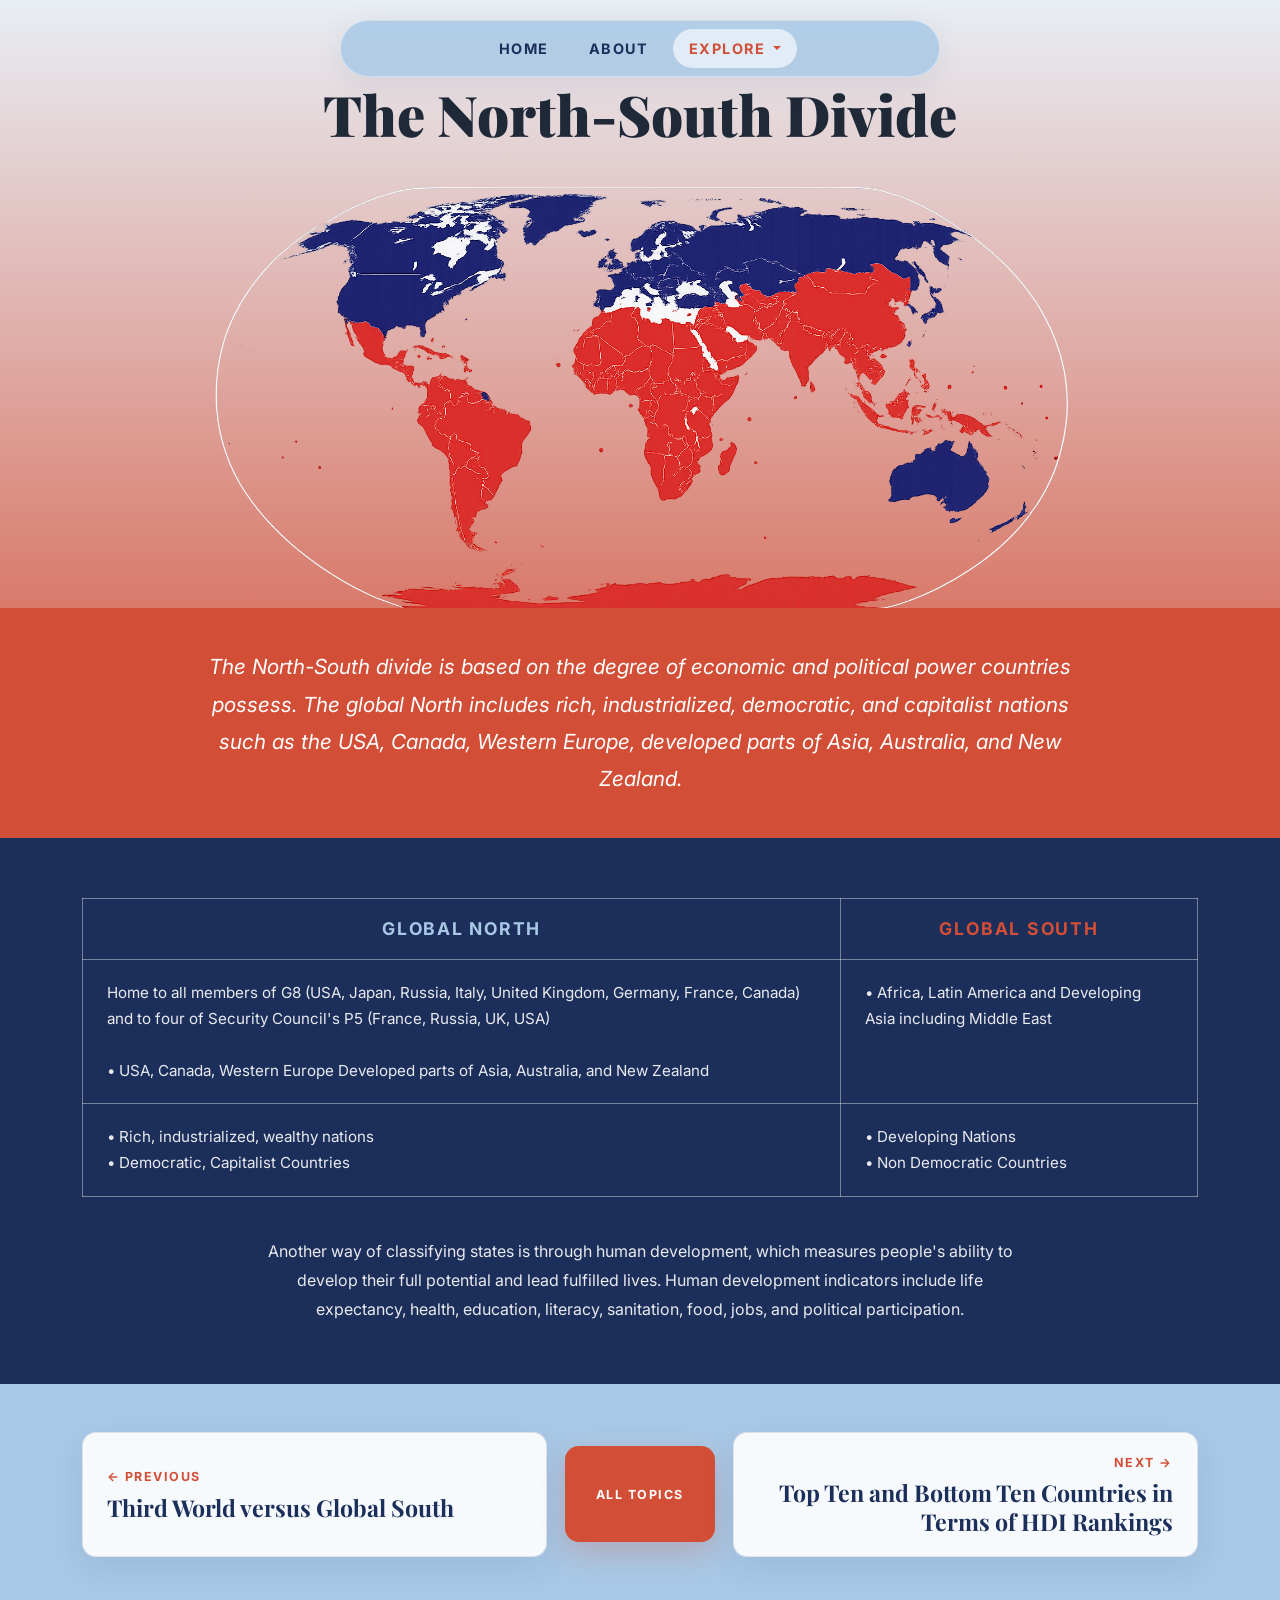
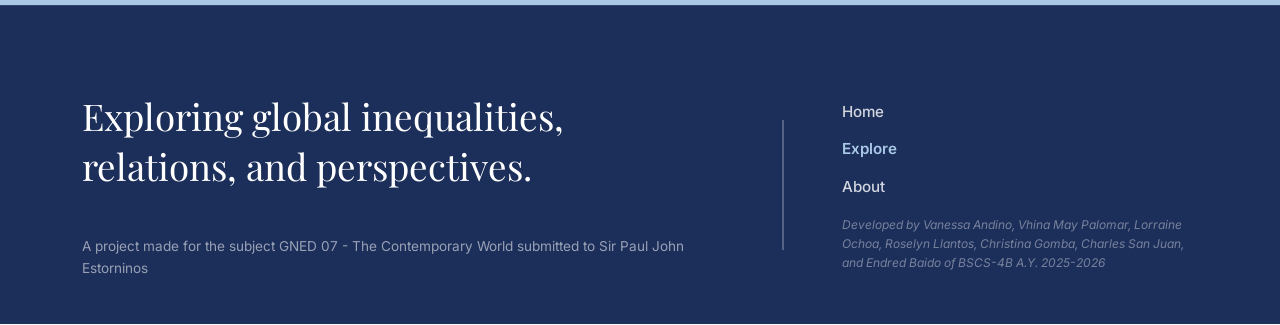
<file: explore/The_North-South_Divide.html>
<!DOCTYPE html>
<html lang="en">
<head>
    <meta charset="UTF-8">
    <meta name="viewport" content="width=device-width, initial-scale=1.0">
    <title>The North-South Divide - Global Divides</title>
    <link href="https://cdn.jsdelivr.net/npm/bootstrap@5.3.2/dist/css/bootstrap.min.css" rel="stylesheet" integrity="sha384-T3c6CoIi6uLrA9TneNEoa7RxnatzjcDSCmG1MXxSR1GAsXEV/Dwwykc2MPK8M2HN" crossorigin="anonymous">
    <link rel="stylesheet" href="../css/index.css">
</head>
<body>
    <div data-site-header></div>

    <main class="content-section" style="padding: 0;">
        <div style="background: linear-gradient(180deg, #e8eef5 0%, var(--color-accent-red) 100%); padding: 80px 0 0 0;">

            <h1 class="scroll-reveal text-theme-title text-center"
                style="font-size: clamp(2rem, 5vw, 3.5rem); font-weight: 900; color: var(--color-text-dark); margin-bottom: 40px;">
                The North-South Divide
            </h1>

  
            <div class="scroll-reveal" style="width: 100%; max-width: 900px; margin: 0 auto; padding: 0 20px;">
                <img src="../assets/images/map_no_bg.png" alt="North-South Divide Map"
                     style="width: 100%; height: auto; display: block; object-fit: contain;">
            </div>

   
            <div class="scroll-reveal bg-theme-red" style="padding: 40px 60px; text-align: center;">
                <p class="text-theme-body"
                   style="font-size: 1.3rem; font-style: italic; max-width: 900px; margin: 0 auto; line-height: 1.8; color: #ffffff;">
                    The North-South divide is based on the degree of economic and political power countries possess.
                    The global North includes rich, industrialized, democratic, and capitalist nations such as the USA,
                    Canada, Western Europe, developed parts of Asia, Australia, and New Zealand.
                </p>
            </div>

        </div>


        <div class="bg-theme-navy" style="padding: 60px 40px;">

            <div class="container">

         
                <table class="scroll-reveal" style="width: 100%; border-collapse: collapse; margin-bottom: 40px;">
                    <thead>
                        <tr>
                            <th class="text-theme-subtitle"
                                style="border: 1px solid rgba(255,255,255,0.4); padding: 16px 24px; text-align: center;
                                       font-size: 1.1rem; letter-spacing: 0.1em; color: var(--color-bg-pastel-blue);">
                                GLOBAL NORTH
                            </th>
                            <th class="text-theme-subtitle"
                                style="border: 1px solid rgba(255,255,255,0.4); padding: 16px 24px; text-align: center;
                                       font-size: 1.1rem; letter-spacing: 0.1em; color: var(--color-accent-red);">
                                GLOBAL SOUTH
                            </th>
                        </tr>
                    </thead>
                    <tbody>
                        <tr>
                            <td class="text-theme-body"
                                style="border: 1px solid rgba(255,255,255,0.4); padding: 20px 24px;
                                       font-size: 0.95rem; line-height: 1.7; vertical-align: top; color: rgba(255,255,255,0.9);">
                                Home to all members of G8 (USA, Japan, Russia, Italy, United Kingdom, Germany, France, Canada)
                                and to four of Security Council's P5 (France, Russia, UK, USA)<br><br>
                                • USA, Canada, Western Europe Developed parts of Asia, Australia, and New Zealand
                            </td>
                            <td class="text-theme-body"
                                style="border: 1px solid rgba(255,255,255,0.4); padding: 20px 24px;
                                       font-size: 0.95rem; line-height: 1.7; vertical-align: top; color: rgba(255,255,255,0.9);">
                                • Africa, Latin America and Developing Asia including Middle East
                            </td>
                        </tr>
                        <tr>
                            <td class="text-theme-body"
                                style="border: 1px solid rgba(255,255,255,0.4); padding: 20px 24px;
                                       font-size: 0.95rem; line-height: 1.7; vertical-align: top; color: rgba(255,255,255,0.9);">
                                • Rich, industrialized, wealthy nations<br>
                                • Democratic, Capitalist Countries
                            </td>
                            <td class="text-theme-body"
                                style="border: 1px solid rgba(255,255,255,0.4); padding: 20px 24px;
                                       font-size: 0.95rem; line-height: 1.7; vertical-align: top; color: rgba(255,255,255,0.9);">
                                • Developing Nations<br>
                                • Non Democratic Countries
                            </td>
                        </tr>
                    </tbody>
                </table>

       
                <p class="scroll-reveal text-theme-body text-center"
                   style="font-size: 1rem; line-height: 1.8; max-width: 750px; margin: 0 auto; color: rgba(255,255,255,0.9);">
                    Another way of classifying states is through human development, which measures people's ability to
                    develop their full potential and lead fulfilled lives. Human development indicators include life
                    expectancy, health, education, literacy, sanitation, food, jobs, and political participation.
                </p>

            </div>
        </div>

    </main>

    <div data-site-footer></div>
    <script src="../js/layout.js"></script>
    <script src="https://cdn.jsdelivr.net/npm/bootstrap@5.3.2/dist/js/bootstrap.bundle.min.js" integrity="sha384-C6RzsynM9kWDrMNeT87bh95OGNyZPhcTNXj1NW7RuBCsyN/o0jlpcV8Qyq46cDfL" crossorigin="anonymous"></script>
    <script src="../js/main.js"></script>
</body>
</html>
</file>
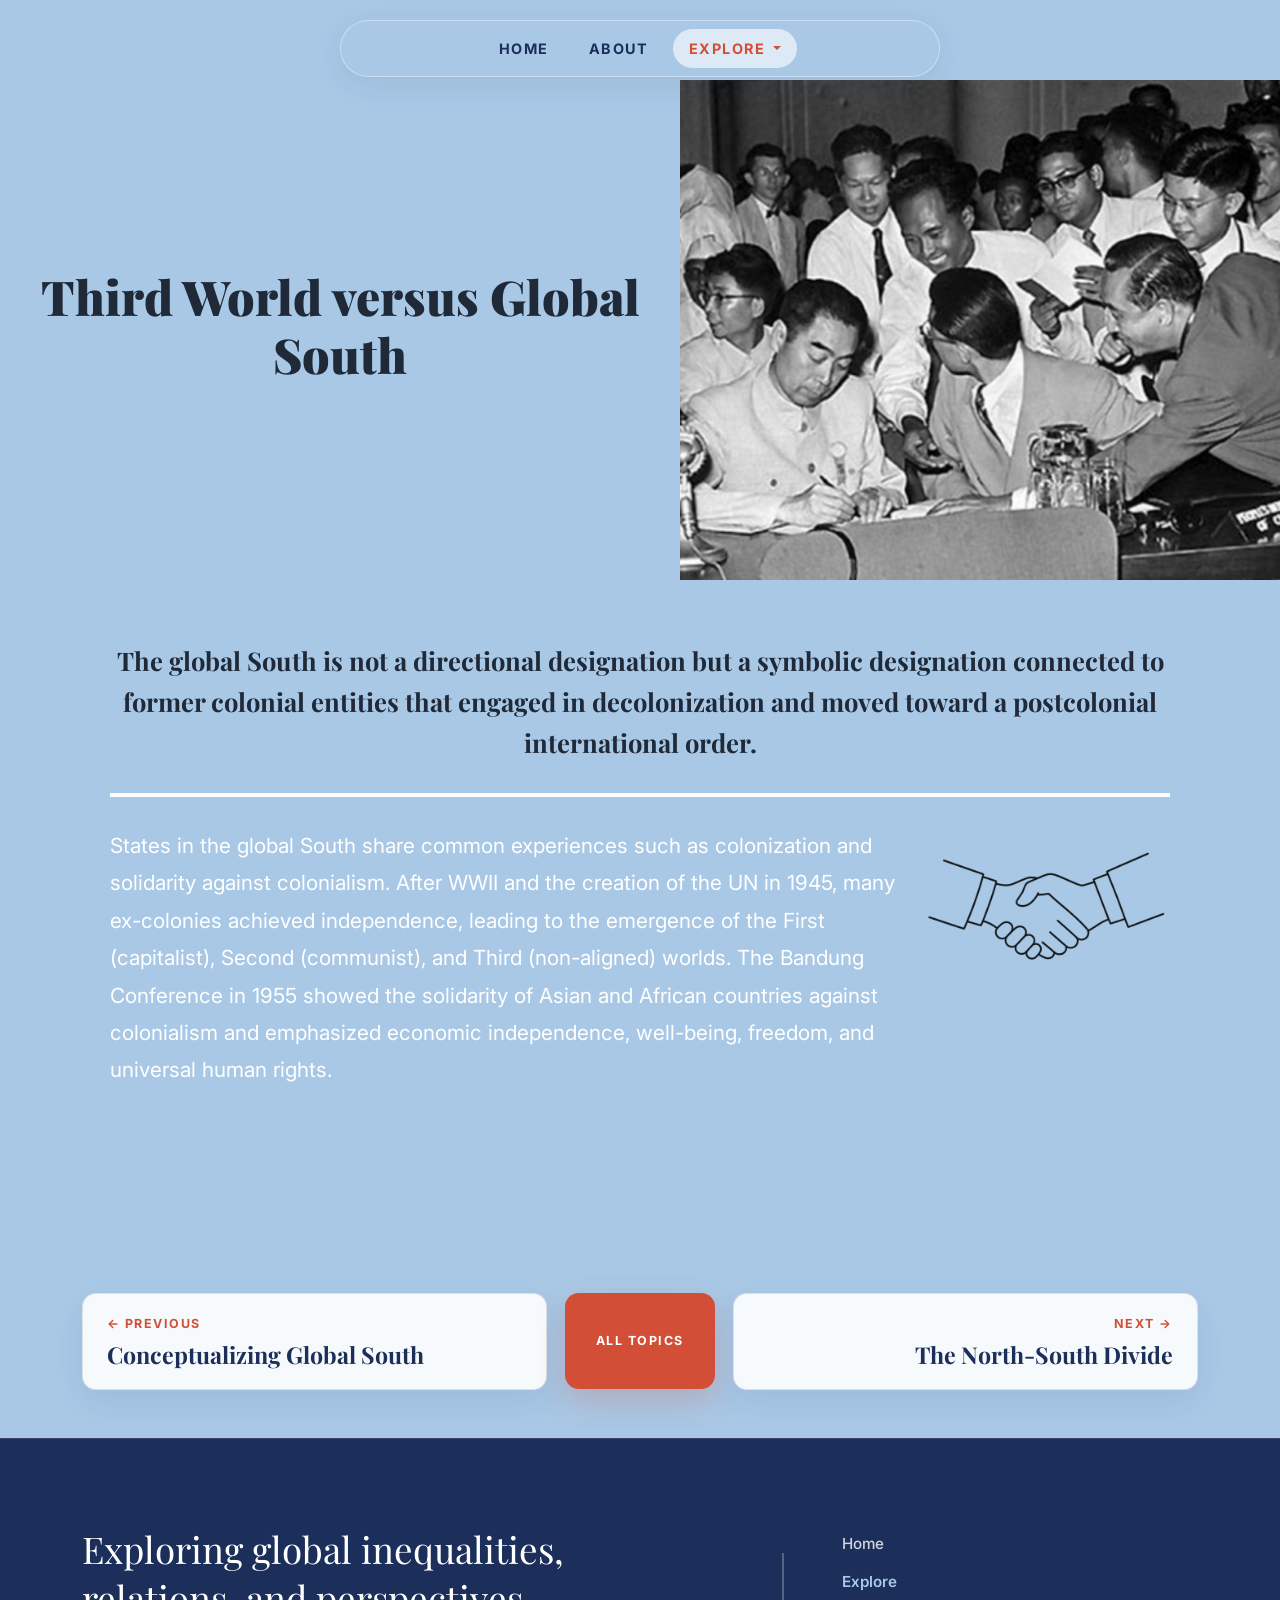
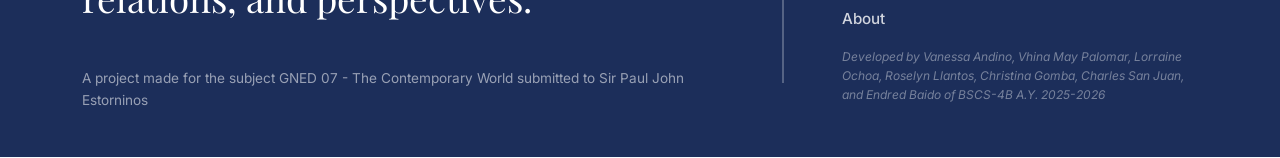
<file: explore/Third_World_versus_Global_South.html>
<!DOCTYPE html>
<html lang="en">
<head>
    <meta charset="UTF-8">
    <meta name="viewport" content="width=device-width, initial-scale=1.0">
    <title>Third World versus Global South - Global Divides</title>
    <link href="https://cdn.jsdelivr.net/npm/bootstrap@5.3.2/dist/css/bootstrap.min.css" rel="stylesheet" integrity="sha384-T3c6CoIi6uLrA9TneNEoa7RxnatzjcDSCmG1MXxSR1GAsXEV/Dwwykc2MPK8M2HN" crossorigin="anonymous">
    <link rel="stylesheet" href="../css/index.css">
</head>
<body>
    <div data-site-header></div>

    <main class="content-section" style="padding: 80px 0;">

        <div class="d-flex" style="min-height: 500px;">


            <div class="d-flex align-items-center justify-content-center scroll-reveal-left"
                 style="flex: 1; padding: 60px 40px;">
                <h1 class="text-theme-title"
                    style="color: var(--color-text-dark); font-size: clamp(2rem, 4vw, 3rem); font-weight: 900; text-align: center; line-height: 1.2;">
                    Third World versus Global South
                </h1>
            </div>


            <div class="scroll-reveal-right" style="flex: 1; overflow: hidden;">
                <img src="../assets/images/fosc-2.jpg" alt="Third World versus Global South"
                     style="width: 100%; height: 100%; object-fit: cover; object-position: top; display: block;">
            </div>

        </div>

        <div class="container" style="padding: 60px 40px;">

          
            <p class="text-center fw-bold scroll-reveal text-theme-title"
               style="font-size: 1.6rem; width: 100%; margin: 0 auto 30px; color: var(--color-text-dark);">
                The global South is not a directional designation but a symbolic
                designation connected to former colonial entities that engaged in
                decolonization and moved toward a postcolonial international order.
            </p>

      
            <hr class="scroll-reveal"
                style="border: 2px solid #ffffff; opacity: 1; max-width: 100%; margin: 0 auto 30px;">

            <div class="d-flex align-items-start gap-4 scroll-reveal" style="width: 100%; margin: 0 auto;">
                <p class="text-theme-body"
                   style="flex: 1; font-size: 1.3rem; color: #ffffff; line-height: 1.8;">
                    States in the global South share common experiences such as colonization and solidarity against
                    colonialism. After WWII and the creation of the UN in 1945, many ex-colonies achieved independence,
                    leading to the emergence of the First (capitalist), Second (communist), and Third (non-aligned) worlds.
                    The Bandung Conference in 1955 showed the solidarity of Asian and African countries against
                    colonialism and emphasized economic independence, well-being, freedom, and universal human rights.
                </p>
                <img src="../assets/images/illus.png" alt="Illustration"
                     style="width: 250px; opacity: 0.9;">
            </div>

        </div>

    </main>

    <div data-site-footer></div>
    <script src="../js/layout.js"></script>
    <script src="https://cdn.jsdelivr.net/npm/bootstrap@5.3.2/dist/js/bootstrap.bundle.min.js" integrity="sha384-C6RzsynM9kWDrMNeT87bh95OGNyZPhcTNXj1NW7RuBCsyN/o0jlpcV8Qyq46cDfL" crossorigin="anonymous"></script>
    <script src="../js/main.js"></script>
</body>
</html>
</file>
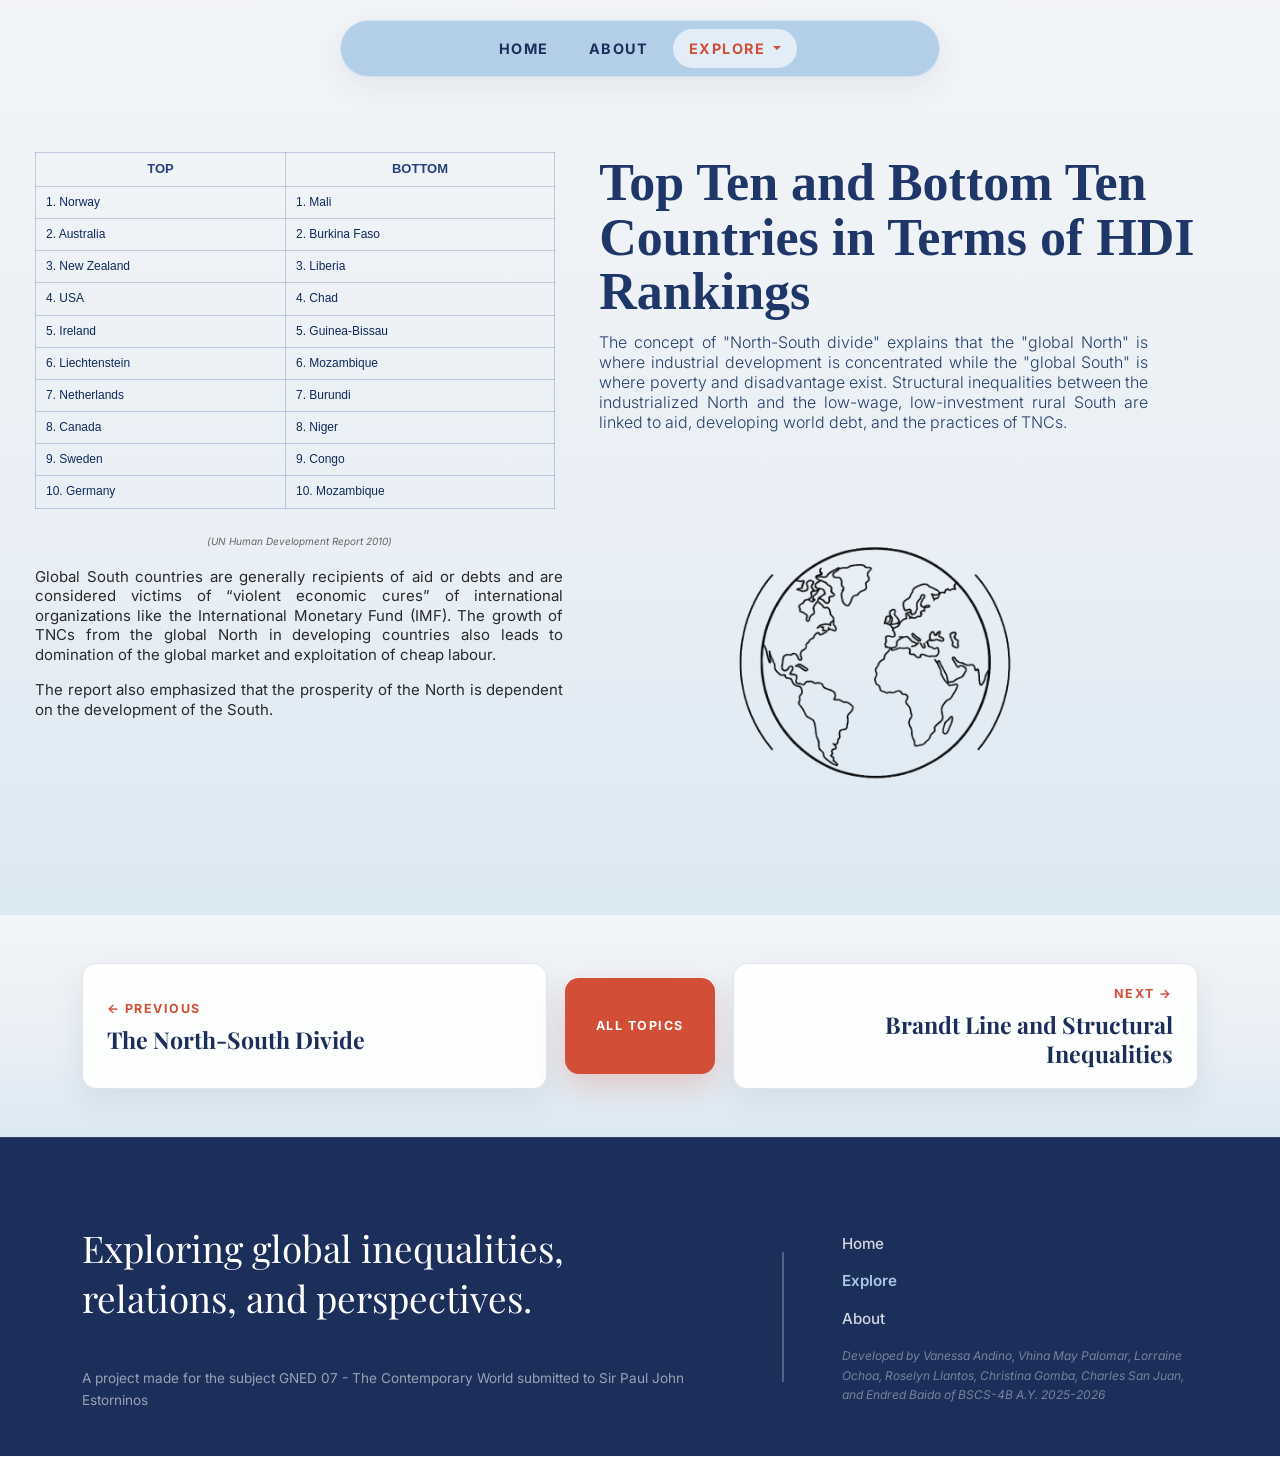
<file: explore/Top_Ten_and_Bottom_Ten_Countries_in_Terms_of_HDI_Rankings.html>
<!DOCTYPE html>
<html lang="en">

<head>
    <meta charset="UTF-8">
    <meta name="viewport" content="width=device-width, initial-scale=1.0">
    <title>Top Ten and Bottom Ten Countries in Terms of HDI Rankings - Global Divides</title>
    <!-- Bootstrap 5 CSS CDN -->
    <link href="https://cdn.jsdelivr.net/npm/bootstrap@5.3.2/dist/css/bootstrap.min.css" rel="stylesheet"
        integrity="sha384-T3c6CoIi6uLrA9TneNEoa7RxnatzjcDSCmG1MXxSR1GAsXEV/Dwwykc2MPK8M2HN" crossorigin="anonymous">
    <!-- Custom Style References -->
    <link rel="stylesheet" href="../css/index.css">
    <style>
        /* Light Gradient Layout for HDI Rankings Page */
        .hdi-slide {
            min-height: 100vh;

            background: linear-gradient(180deg,
                    #f3f5f7 0%,
                    #e9eff5 60%,
                    #dbe9f3 100%);

            display: flex;
            justify-content: space-between;

            padding: 40px 35px 30px;
            padding-top: 120px;
            /* offset for site header */
        }

        .slide-left {
            width: 48%;
        }

        .slide-right {
            width: 44%;
        }

        .hdi-ranking-table {
            width: 100%;
            border-collapse: collapse;
            font-size: 12px;
            color: #222;
        }

        .hdi-ranking-table th {
            border-top: 2px solid #5f6d9d;
            border-bottom: 2px solid #5f6d9d;
            border-left: 1px solid #5f6d9d;
            border-right: 1px solid #5f6d9d;

            text-align: center;
            font-weight: 700;
            padding: 3px 0;
        }

        .top-col {
            color: #4f5a8a;
        }

        .bottom-col {
            color: #c15c45;
        }

        .hdi-ranking-table td {
            border: 1px solid #b7bcc8;
            padding: 4px 8px;
            background: transparent;
        }

        .source {
            text-align: center;
            margin-top: 16px;
            font-size: 10px;
            color: #666;
            font-style: italic;
        }

        .left-text {
            margin-top: 40px;
            width: 90%;
        }

        .left-text p {
            font-size: 13px;
            line-height: 1.25;
            text-align: justify;
            margin-bottom: 18px;
        }

        .slide-right h1 {
            margin: 0;

            font-family: Georgia, serif;
            font-size: 28px;
            line-height: 1.1;
            color: #2f3766;
            font-weight: 700;
        }

        .north-south {
            width: 82%;
            margin-top: 28px;
            font-size: 14px;
            line-height: 1.25;
            text-align: justify;
        }

        .globe-wrapper {
            width: 550px;
            margin-top: 55px;
            margin-left: 0px;
        }

        .table-responsive {
            overflow-x: auto;
            padding-bottom: 8px;
            margin-bottom: 16px;
        }

        .table-responsive .hdi-table {
            min-width: 320px;
            width: 100%;
            max-width: 520px;
        }

        .globe-wrapper {
            width: 100%;
            max-width: 550px;
            height: auto;
            display: block;
        }

        @media (max-width: 1200px) {
            .hdi-slide {
                padding: 40px 28px 30px;
            }

            .hdi-canvas {
                gap: 24px;
            }

            .hdi-table th,
            .hdi-table td {
                padding: 5px 8px;
            }
        }

        @media (max-width: 900px) {
            .hdi-slide {
                padding-top: 90px;
            }

            .hdi-canvas {
                flex-direction: column;
                gap: 28px;
            }

            .slide-left,
            .slide-right {
                width: 100%;
            }

            .slide-right .lead,
            .left-paragraphs {
                width: 100%;
            }

            .slide-right h1 {
                font-size: 42px;
            }

            .globe-wrapper {
                width: 100%;
                max-width: 520px;
                margin: 32px auto 0;
            }
        }

        @media (max-width: 640px) {
            .hdi-slide {
                padding: 30px 18px 24px;
            }

            .slide-right h1 {
                font-size: 34px;
                line-height: 1.1;
            }

            .hdi-table th,
            .hdi-table td {
                font-size: 12px;
                padding: 5px 6px;
            }

            .slide-right .lead,
            .left-paragraphs p {
                font-size: 14px;
                line-height: 1.45;
            }

            .hdi-table {
                min-width: 280px;
            }
        }

        
        /* @media (min-width: 1800px) {
            .hdi-canvas {
                transform: scale(1.2);
                transform-origin: top center;
            }
        } */
    </style>
</head>

<body>
    <!-- Navigation Bar -->
    <div data-site-header></div>

    <!-- Main Content Section - Slide-like layout matching reference screenshot -->
    <main class="hdi-slide">

        <style>
            /* Overrides and precise slide layout for presentation-like appearance */
            .hdi-canvas {
                max-width: 1400px;
                margin: 32px auto;
                display: flex;
                gap: 36px;
                align-items: flex-start;
            }

            .slide-left {
                width: 45%;
                order: 1;
            }

            .slide-right {
                width: 55%;
                order: 2;
            }

            /* Table styled to match the screenshot: thin blue borders, compact rows, small text */
            .hdi-table {
                width: 100%;
                max-width: 520px;
                border-collapse: collapse;
                font-family: Arial, Helvetica, sans-serif;
                font-size: 12px;
                color: #0f2a5e;
            }

            .hdi-table th,
            .hdi-table td {
                border: 1px solid rgba(47, 79, 153, 0.25);
                padding: 6px 10px;
                text-align: left;
            }

            .hdi-table th {
                font-weight: 700;
                background: transparent;
                color: #27417d;
                text-align: center;
                font-size: 13px;
            }

            .hdi-table td {
                height: 26px;
            }

            .table-caption {
                text-align: center;
                font-size: 10px;
                font-style: italic;
                color: #666;
                margin-top: 8px;
            }

            .left-paragraphs {
                margin-top: 18px;
                font-size: 15px;
                color: #2a2a2a;
                line-height: 1.3;
                text-align: justify;
            }

            /* Right column typography to mimic serif title and narrow paragraph */
            .slide-right h1 {
                font-family: Georgia, 'Times New Roman', serif;
                color: #1f3768;
                font-size: 52px;
                line-height: 1.05;
                margin: 4px 0 12px 0;
                font-weight: 700;
            }

            .slide-right .lead {
                width: 85%;
                color: #25406a;
                font-size: 16px;
                line-height: 1.25;
                text-align: justify;
            }

            /* Globe illustration: simple black line-art with continents */

            @media (max-width: 900px) {
                .hdi-canvas {
                    flex-direction: column;
                }

                .slide-left,
                .slide-right {
                    width: 100%;
                }

                .slide-right {
                    order: 1;
                }

                .slide-left {
                    order: 2;
                }

                .slide-right .lead {
                    width: 100%;
                }
            }
        </style>

        <div class="hdi-canvas">

            <div class="slide-right">

                <h1>Top Ten and Bottom Ten Countries
                    in Terms of HDI Rankings</h1>

                <p class="lead">The concept of "North-South divide" explains that the "global North" is where industrial
                    development is concentrated while the "global South" is where poverty and disadvantage exist.
                    Structural inequalities between the industrialized North and the low-wage, low-investment rural
                    South are linked to aid, developing world debt, and the practices of TNCs.</p>

                <img class="globe-wrapper" src="../assets/images/illus1.png" alt="Globe illustration" />

            </div>

            <div class="slide-left">

                <div class="table-responsive">
                    <table class="hdi-table" aria-describedby="hdi-source">
                        <thead>
                            <tr>
                                <th>TOP</th>
                                <th>BOTTOM</th>
                            </tr>
                        </thead>
                        <tbody>
                        <tr>
                            <td>1. Norway</td>
                            <td>1. Mali</td>
                        </tr>
                        <tr>
                            <td>2. Australia</td>
                            <td>2. Burkina Faso</td>
                        </tr>
                        <tr>
                            <td>3. New Zealand</td>
                            <td>3. Liberia</td>
                        </tr>
                        <tr>
                            <td>4. USA</td>
                            <td>4. Chad</td>
                        </tr>
                        <tr>
                            <td>5. Ireland</td>
                            <td>5. Guinea-Bissau</td>
                        </tr>
                        <tr>
                            <td>6. Liechtenstein</td>
                            <td>6. Mozambique</td>
                        </tr>
                        <tr>
                            <td>7. Netherlands</td>
                            <td>7. Burundi</td>
                        </tr>
                        <tr>
                            <td>8. Canada</td>
                            <td>8. Niger</td>
                        </tr>
                        <tr>
                            <td>9. Sweden</td>
                            <td>9. Congo</td>
                        </tr>
                        <tr>
                            <td>10. Germany</td>
                            <td>10. Mozambique</td>
                        </tr>
                    </tbody>
                </table>
                </div>

                <div id="hdi-source" class="table-caption">(UN Human Development Report 2010)</div>

                <div class="left-paragraphs">
                    <p>Global South countries are generally recipients of aid or debts and are considered victims of
                        “violent economic cures” of international organizations like the International Monetary Fund
                        (IMF). The growth of TNCs from the global North in developing countries also leads to domination
                        of the global market and exploitation of cheap labour.</p>

                    <p>The report also emphasized that the prosperity of the North is dependent on the development of
                        the South.</p>
                </div>

            </div>

        </div>

    </main>

    <div data-site-footer></div>

    <script src="../js/layout.js"></script>

    <!-- Bootstrap 5 Bundle JS CDN (including Popper) -->
    <script src="https://cdn.jsdelivr.net/npm/bootstrap@5.3.2/dist/js/bootstrap.bundle.min.js"
        integrity="sha384-C6RzsynM9kWDrMNeT87bh95OGNyZPhcTNXj1NW7RuBCsyN/o0jlpcV8Qyq46cDfL"
        crossorigin="anonymous"></script>
    <!-- Custom Main JS script -->
    <script src="../js/main.js"></script>
</body>

</html>
</file>
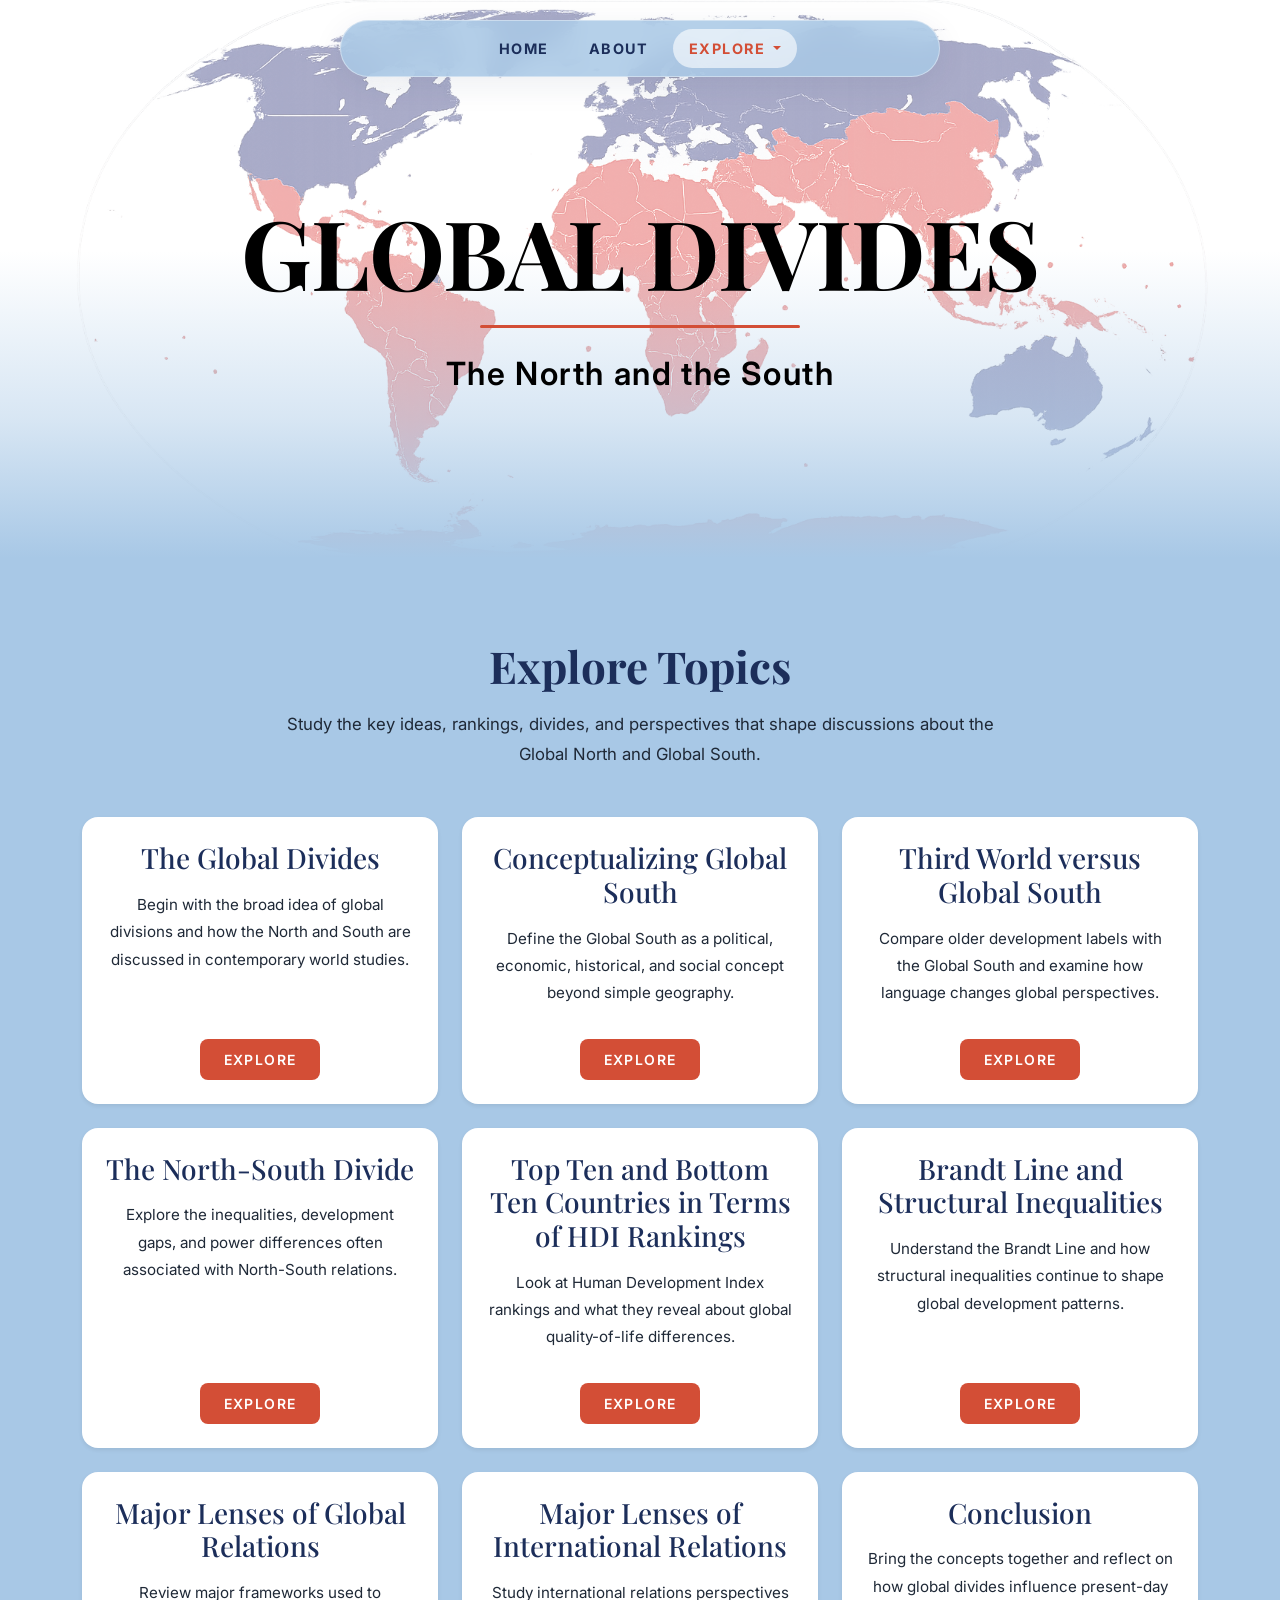
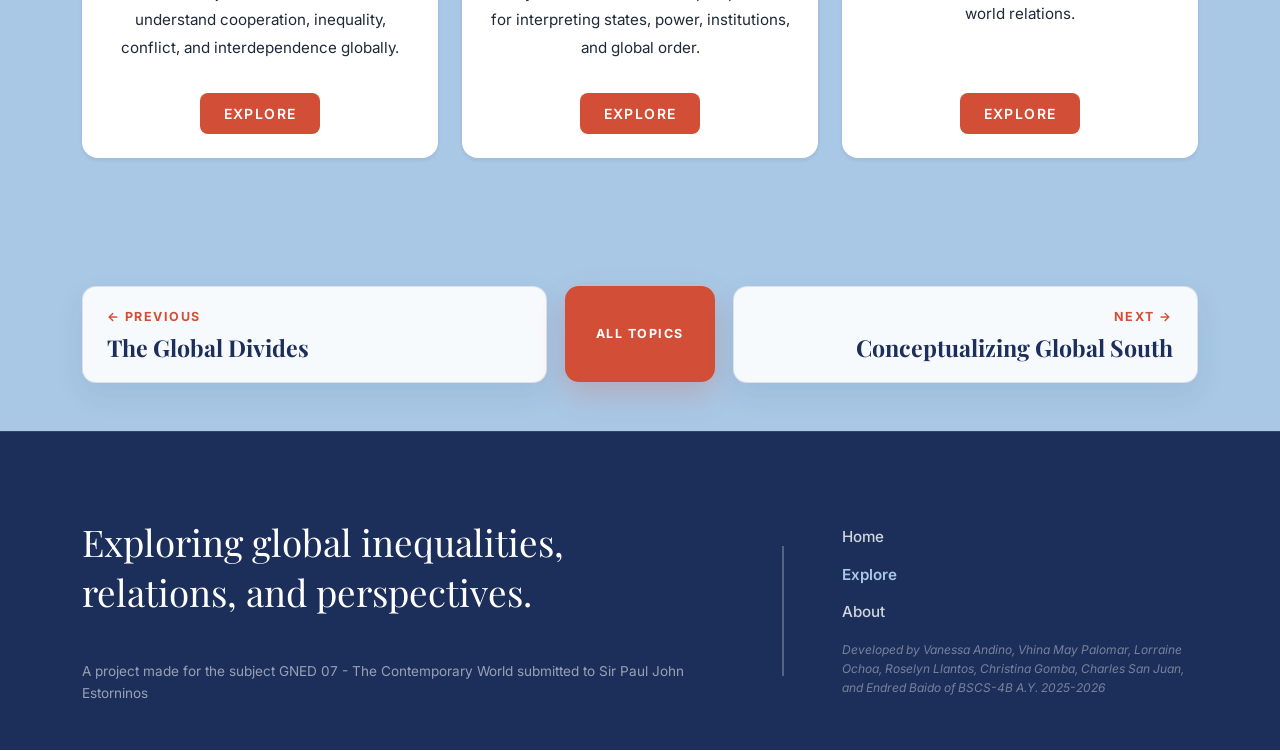
<file: explore/topics.html>
<!DOCTYPE html>
<html lang="en">
<head>
    <meta charset="UTF-8">
    <meta name="viewport" content="width=device-width, initial-scale=1.0">
    <title>Explore Topics - Global Divides</title>
    <!-- Bootstrap 5 CSS CDN -->
    <link href="https://cdn.jsdelivr.net/npm/bootstrap@5.3.2/dist/css/bootstrap.min.css" rel="stylesheet" integrity="sha384-T3c6CoIi6uLrA9TneNEoa7RxnatzjcDSCmG1MXxSR1GAsXEV/Dwwykc2MPK8M2HN" crossorigin="anonymous">
    <!-- Custom Style References -->
    <link rel="stylesheet" href="../css/index.css">
</head>
<body>
    <div data-site-header></div>

    <header class="hero-section" style="min-height: 62vh;">
        <div class="hero-overlay"></div>
        <div class="hero-content scroll-reveal">
            <h1 class="hero-title">GLOBAL DIVIDES</h1>
            <div class="hero-divider"></div>
            <p class="hero-subtitle">The North and the South</p>
        </div>
    </header>

    <main class="content-section" style="padding: 80px 0;">
        <div class="container">
            <div class="text-center mb-5 scroll-reveal">
                <h2 class="feature-title mb-3">Explore Topics</h2>
                <p class="feature-body mx-auto mb-0" style="max-width: 720px;">Study the key ideas, rankings, divides, and perspectives that shape discussions about the Global North and Global South.</p>
            </div>
            <div class="row g-4 justify-content-center">
                <div class="col-md-6 col-lg-4">
                    <div class="card topic-card h-100 p-4 border-0 shadow-sm rounded-4 bg-white text-center scroll-reveal">
                        <h3 class="text-theme-title text-theme-navy mb-3">The Global Divides</h3>
                        <p class="feature-body flex-grow-1" style="font-size: 0.95rem;">Begin with the broad idea of global divisions and how the North and South are discussed in contemporary world studies.</p>
                        <div class="mt-3">
                            <a href="../index.html" class="btn btn-theme-red btn-sm">Explore</a>
                        </div>
                    </div>
                </div>

                <div class="col-md-6 col-lg-4">
                    <div class="card topic-card h-100 p-4 border-0 shadow-sm rounded-4 bg-white text-center scroll-reveal" style="transition-delay: 0.08s;">
                        <h3 class="text-theme-title text-theme-navy mb-3">Conceptualizing Global South</h3>
                        <p class="feature-body flex-grow-1" style="font-size: 0.95rem;">Define the Global South as a political, economic, historical, and social concept beyond simple geography.</p>
                        <div class="mt-3">
                            <a href="Conceptualizing_Global_South.html" class="btn btn-theme-red btn-sm">Explore</a>
                        </div>
                    </div>
                </div>

                <div class="col-md-6 col-lg-4">
                    <div class="card topic-card h-100 p-4 border-0 shadow-sm rounded-4 bg-white text-center scroll-reveal" style="transition-delay: 0.16s;">
                        <h3 class="text-theme-title text-theme-navy mb-3">Third World versus Global South</h3>
                        <p class="feature-body flex-grow-1" style="font-size: 0.95rem;">Compare older development labels with the Global South and examine how language changes global perspectives.</p>
                        <div class="mt-3">
                            <a href="Third_World_versus_Global_South.html" class="btn btn-theme-red btn-sm">Explore</a>
                        </div>
                    </div>
                </div>

                <div class="col-md-6 col-lg-4">
                    <div class="card topic-card h-100 p-4 border-0 shadow-sm rounded-4 bg-white text-center scroll-reveal">
                        <h3 class="text-theme-title text-theme-navy mb-3">The North-South Divide</h3>
                        <p class="feature-body flex-grow-1" style="font-size: 0.95rem;">Explore the inequalities, development gaps, and power differences often associated with North-South relations.</p>
                        <div class="mt-3">
                            <a href="The_North-South_Divide.html" class="btn btn-theme-red btn-sm">Explore</a>
                        </div>
                    </div>
                </div>

                <div class="col-md-6 col-lg-4">
                    <div class="card topic-card h-100 p-4 border-0 shadow-sm rounded-4 bg-white text-center scroll-reveal" style="transition-delay: 0.08s;">
                        <h3 class="text-theme-title text-theme-navy mb-3">Top Ten and Bottom Ten Countries in Terms of HDI Rankings</h3>
                        <p class="feature-body flex-grow-1" style="font-size: 0.95rem;">Look at Human Development Index rankings and what they reveal about global quality-of-life differences.</p>
                        <div class="mt-3">
                            <a href="Top_Ten_and_Bottom_Ten_Countries_in_Terms_of_HDI_Rankings.html" class="btn btn-theme-red btn-sm">Explore</a>
                        </div>
                    </div>
                </div>

                <div class="col-md-6 col-lg-4">
                    <div class="card topic-card h-100 p-4 border-0 shadow-sm rounded-4 bg-white text-center scroll-reveal" style="transition-delay: 0.16s;">
                        <h3 class="text-theme-title text-theme-navy mb-3">Brandt Line and Structural Inequalities</h3>
                        <p class="feature-body flex-grow-1" style="font-size: 0.95rem;">Understand the Brandt Line and how structural inequalities continue to shape global development patterns.</p>
                        <div class="mt-3">
                            <a href="Brandt_Line_and_Structural_Inequalities.html" class="btn btn-theme-red btn-sm">Explore</a>
                        </div>
                    </div>
                </div>

                <div class="col-md-6 col-lg-4">
                    <div class="card topic-card h-100 p-4 border-0 shadow-sm rounded-4 bg-white text-center scroll-reveal">
                        <h3 class="text-theme-title text-theme-navy mb-3">Major Lenses of Global Relations</h3>
                        <p class="feature-body flex-grow-1" style="font-size: 0.95rem;">Review major frameworks used to understand cooperation, inequality, conflict, and interdependence globally.</p>
                        <div class="mt-3">
                            <a href="Major_Lenses_of_Global_Relations.html" class="btn btn-theme-red btn-sm">Explore</a>
                        </div>
                    </div>
                </div>

                <div class="col-md-6 col-lg-4">
                    <div class="card topic-card h-100 p-4 border-0 shadow-sm rounded-4 bg-white text-center scroll-reveal" style="transition-delay: 0.08s;">
                        <h3 class="text-theme-title text-theme-navy mb-3">Major Lenses of International Relations</h3>
                        <p class="feature-body flex-grow-1" style="font-size: 0.95rem;">Study international relations perspectives for interpreting states, power, institutions, and global order.</p>
                        <div class="mt-3">
                            <a href="Major_Lenses_of_International_Relations.html" class="btn btn-theme-red btn-sm">Explore</a>
                        </div>
                    </div>
                </div>

                <div class="col-md-6 col-lg-4">
                    <div class="card topic-card h-100 p-4 border-0 shadow-sm rounded-4 bg-white text-center scroll-reveal" style="transition-delay: 0.16s;">
                        <h3 class="text-theme-title text-theme-navy mb-3">Conclusion</h3>
                        <p class="feature-body flex-grow-1" style="font-size: 0.95rem;">Bring the concepts together and reflect on how global divides influence present-day world relations.</p>
                        <div class="mt-3">
                            <a href="Conclusion.html" class="btn btn-theme-red btn-sm">Explore</a>
                        </div>
                    </div>
                </div>
            </div>
        </div>
    </main>
    
    <div data-site-footer></div>
    <script src="../js/layout.js"></script>


    <!-- Bootstrap 5 Bundle JS CDN (including Popper) -->
    <script src="https://cdn.jsdelivr.net/npm/bootstrap@5.3.2/dist/js/bootstrap.bundle.min.js" integrity="sha384-C6RzsynM9kWDrMNeT87bh95OGNyZPhcTNXj1NW7RuBCsyN/o0jlpcV8Qyq46cDfL" crossorigin="anonymous"></script>
    <!-- Custom Main JS script -->
    <script src="../js/main.js"></script>
</body>
</html>
</file>
<file: css/index.css>
﻿/* ==========================================================================
   Home Page Stylesheet - custom layouts and components
   Extends variables from assets/styles/theme.css
   ========================================================================== */

@import url('../assets/styles/theme.css');

/* 1. Reset and Base Layout */
body {
    background-color: #f8fafc;
    color: var(--color-text-dark);
    font-family: var(--font-body);
    overflow-x: hidden;
    line-height: 1.6;
}

/* 2. Glassmorphic Navigation Bar */
.navbar-glass-container {
    position: absolute;
    top: 20px;
    left: 0;
    right: 0;
    z-index: 1000;
    width: 100%;
    padding: 0 15px;
}

.navbar-glass {
    max-width: 600px;
    margin: 0 auto;
    background: var(--color-glass-nav);
    backdrop-filter: blur(12px);
    -webkit-backdrop-filter: blur(12px);
    border: 1px solid var(--color-glass-border);
    border-radius: 50px;
    padding: 8px 30px;
    box-shadow: 0 8px 32px 0 rgba(28, 46, 90, 0.08);
    transition: var(--transition-smooth);
}

.navbar-glass:hover {
    box-shadow: 0 12px 40px 0 rgba(28, 46, 90, 0.12);
    background: rgba(168, 200, 230, 0.9);
}

.navbar-glass .nav-link {
    font-family: var(--font-subtitle);
    font-size: 0.9rem;
    font-weight: 700;
    color: var(--color-primary-navy) !important;
    text-transform: uppercase;
    letter-spacing: 0.1em;
    padding: 8px 16px !important;
    transition: var(--transition-smooth);
    border-radius: 20px;
}

.navbar-glass .nav-link:hover,
.navbar-glass .nav-link.active {
    color: var(--color-accent-red) !important;
    background: rgba(255, 255, 255, 0.6);
}

/* Dropdown Menu Customization */
.navbar-glass .dropdown-menu {
    background: rgba(255, 255, 255, 0.95);
    backdrop-filter: blur(8px);
    border: 1px solid var(--color-glass-border);
    border-radius: 12px;
    box-shadow: 0 10px 25px rgba(28, 46, 90, 0.1);
    margin-top: 10px !important;
    padding: 8px;
    position: relative;
}

/* Invisible CSS Bridge to span the 10px margin-top gap so mouseleave never fires */
.navbar-glass .dropdown-menu::before {
    content: "";
    position: absolute;
    top: -15px; /* Spans 15px upwards to overlap the hover trigger toggle */
    left: 0;
    right: 0;
    height: 15px; /* Spans the full height of the gap */
    background: transparent; /* Invisible to the user */
    z-index: -1;
}

.navbar-glass .dropdown-item {
    font-family: var(--font-subtitle);
    font-size: 0.85rem;
    font-weight: 600;
    color: var(--color-primary-navy);
    padding: 8px 16px;
    border-radius: 8px;
    transition: var(--transition-smooth);
}

.navbar-glass .dropdown-item:hover {
    background-color: var(--color-bg-pastel-blue);
    color: var(--color-primary-navy);
}

/* 3. Hero Section (Section 1 with "map_no_bg.png") */
.hero-section {
    position: relative;
    width: 100%;
    min-height: 95vh;
    padding-top: 160px;
    padding-bottom: 80px;
    display: flex;
    align-items: center;
    justify-content: center;
    background-color: #ffffff; /* Fades map softly into pure white background */
    background-image: none !important; /* Overrides inline background images on subpages to ensure unified faded opacity */
    overflow: hidden;
}

/* Pseudo-element to control map background image and its opacity independently of overlay and text */
.hero-section::before {
    content: "";
    position: absolute;
    top: 0;
    left: 0;
    right: 0;
    bottom: 0;
    background-image: url('../assets/images/map_no_bg.png');
    background-size: contain;
    background-position: center;
    background-repeat: no-repeat;
    opacity: 0.38; /* Set map opacity independently (0.35-0.45 is standard for background maps) */
    z-index: 0;
}

/* Gradient overlay - only linear blue gradient at the bottom, no white overlay */
.hero-overlay {
    position: absolute;
    top: 0;
    left: 0;
    width: 100%;
    height: 100%;
    background: linear-gradient(to bottom, rgba(168, 200, 230, 0) 45%, rgba(168, 200, 230, 0.45) 75%, rgba(168, 200, 230, 1) 100%);
    z-index: 1;
}

.hero-content {
    position: relative;
    z-index: 2;
    text-align: center;
    max-width: 900px;
    padding: 0 20px;
}

.hero-title {
    font-family: var(--font-title);
    font-size: clamp(3.5rem, 8vw, 6rem);
    font-weight: 700;
    color: #000000;
    line-height: 1.1;
    letter-spacing: -0.01em;
    margin-bottom: 0;
}

.hero-title-split {
    display: flex;
    justify-content: center;
    gap: 0.22em;
    overflow: visible;
}

.hero-title-word {
    display: inline-block;
    transition: transform 0.65s cubic-bezier(0.16, 1, 0.3, 1), color 0.35s ease;
}

.hero-title-word-left {
    animation: heroWordLeftSettle 1.35s cubic-bezier(0.16, 1, 0.3, 1) 0.15s both;
}

.hero-title-word-right {
    animation: heroWordRightSettle 1.35s cubic-bezier(0.16, 1, 0.3, 1) 0.15s both;
}

.hero-content:hover .hero-title-word-left {
    transform: translateX(-0.22em);
    color: var(--color-primary-navy);
}

.hero-content:hover .hero-title-word-right {
    transform: translateX(0.22em);
    color: var(--color-primary-navy);
}

.hero-divider {
    width: 320px;
    height: 3px;
    background-color: var(--color-accent-red);
    margin: 20px auto;
    border-radius: 2px;
    transform-origin: center;
    animation: heroDividerSettle 1.35s cubic-bezier(0.16, 1, 0.3, 1) 0.15s both;
    transition: width 0.65s cubic-bezier(0.16, 1, 0.3, 1), height 0.35s ease;
}

.hero-content:hover .hero-divider {
    width: min(520px, 76vw);
    height: 4px;
}

.hero-subtitle {
    font-family: var(--font-subtitle);
    font-size: clamp(1.25rem, 3vw, 2rem);
    font-weight: 600;
    color: #000000;
    letter-spacing: 0.05em;
    margin-bottom: 40px;
}

.hero-subtitle-typing {
    width: 24ch;
    max-width: max-content;
    margin-left: auto;
    margin-right: auto;
    overflow: hidden;
    white-space: nowrap;
    border-right: 2px solid #000000;
    animation: heroSubtitleTyping 2.2s steps(24, end) 1.15s both,
               heroSubtitleCaret 0.75s step-end 1.15s 5 forwards;
}

@keyframes heroWordLeftSettle {
    from {
        transform: translateX(-0.95em);
        opacity: 0;
    }
    to {
        transform: translateX(0);
        opacity: 1;
    }
}

@keyframes heroWordRightSettle {
    from {
        transform: translateX(0.95em);
        opacity: 0;
    }
    to {
        transform: translateX(0);
        opacity: 1;
    }
}

@keyframes heroDividerSettle {
    from {
        width: min(520px, 76vw);
        opacity: 0.5;
    }
    to {
        width: 320px;
        opacity: 1;
    }
}

@keyframes heroSubtitleTyping {
    from {
        width: 0;
    }
    to {
        width: 24ch;
    }
}

@keyframes heroSubtitleCaret {
    0%, 100% {
        border-color: transparent;
    }
    50% {
        border-color: #000000;
    }
}

/* Watermark text for background */
.hero-watermark {
    font-family: var(--font-subtitle);
    font-size: 0.95rem;
    font-weight: 700;
    letter-spacing: 0.15em;
    color: rgba(28, 46, 90, 0.2);
    text-transform: uppercase;
    position: absolute;
    bottom: 30px;
    left: 40px;
    z-index: 2;
}

/* 4. Content Section (Section 2 - Soft Pastel Blue Background) */
.content-section {
    background-color: var(--color-bg-pastel-blue);
    padding: 100px 0;
    position: relative;
}

.lesson-hero {
    min-height: 62vh;
    padding-top: 128px;
    padding-bottom: 68px;
}

.lesson-hero .hero-title {
    max-width: 980px;
    margin-left: auto;
    margin-right: auto;
    font-size: clamp(2.9rem, 6vw, 5rem);
    line-height: 1.06;
    text-wrap: balance;
}

.lesson-hero .hero-subtitle {
    margin-bottom: 0;
}

.lesson-content {
    padding-top: 82px;
    padding-bottom: 72px;
    overflow-x: hidden;
}

.lesson-content + .page-navigation {
    padding-top: 38px;
}

.content-watermark {
    font-family: var(--font-subtitle);
    font-size: 1rem;
    font-weight: 700;
    letter-spacing: 0.15em;
    color: rgba(28, 46, 90, 0.15);
    text-transform: uppercase;
    position: absolute;
    top: 30px;
    left: 40px;
}

/* Image Card Styling */
.image-card-container {
    background-color: #ffffff;
    border-radius: 20px;
    box-shadow: 0 15px 35px rgba(28, 46, 90, 0.05);
    padding: 24px;
    height: 100%;
    min-height: 420px;
    display: flex;
    align-items: center;
    justify-content: center;
    position: relative;
    overflow: hidden;
    transition: var(--transition-smooth);
}

.image-card-container:hover {
    transform: translateY(-5px);
    box-shadow: 0 20px 45px rgba(28, 46, 90, 0.08);
}

.image-card-content {
    width: 100%;
    height: 100%;
    min-height: 380px;
    border-radius: 12px;
    background-color: #f1f5f9;
    border: none;
    display: flex;
    flex-direction: column;
    align-items: center;
    justify-content: center;
    color: var(--color-text-muted);
    font-family: var(--font-subtitle);
    font-weight: 700;
    text-transform: uppercase;
    letter-spacing: 0.05em;
    padding: 20px;
    text-align: center;
    background-image: linear-gradient(135deg, rgba(28,46,90,0.03) 0%, rgba(28,46,90,0.08) 100%);
}

.coffee-shop-image {
    width: 100%;
    height: 100%;
    min-height: 380px;
    object-fit: cover;
    border-radius: 12px;
    display: block;
}

.coffee-shop-icon {
    font-size: 3.5rem;
    color: var(--color-primary-navy);
    opacity: 0.7;
    margin-bottom: 15px;
}

/* Feature Description Typography */
.feature-title {
    font-family: var(--font-title);
    font-size: clamp(2rem, 4vw, 2.75rem);
    color: var(--color-primary-navy);
    font-weight: 700;
    line-height: 1.25;
    margin-bottom: 25px;
}

.feature-body {
    font-family: var(--font-body);
    font-size: 1.05rem;
    color: var(--color-text-dark);
    font-weight: 400;
    line-height: 1.8;
}

.feature-body p {
    margin-bottom: 20px;
}

/* Scroll Reveal Animation Styles */
.scroll-reveal {
    opacity: 0;
    transform: translateY(60px);
    transition: opacity 1.1s cubic-bezier(0.16, 1, 0.3, 1),
                transform 1.1s cubic-bezier(0.16, 1, 0.3, 1);
}

.scroll-reveal.reveal-visible {
    opacity: 1;
    transform: translateY(0);
}

.scroll-reveal-left {
    opacity: 0;
    transform: translateX(-60px);
    transition: opacity 1.2s cubic-bezier(0.16, 1, 0.3, 1),
                transform 1.2s cubic-bezier(0.16, 1, 0.3, 1);
}

.scroll-reveal-left.reveal-visible {
    opacity: 1;
    transform: translateX(0);
}

.scroll-reveal-right {
    opacity: 0;
    transform: translateX(60px);
    transition: opacity 1.2s cubic-bezier(0.16, 1, 0.3, 1),
                transform 1.2s cubic-bezier(0.16, 1, 0.3, 1);
}

.scroll-reveal-right.reveal-visible {
    opacity: 1;
    transform: translateX(0);
}

.topic-card {
    position: relative;
    overflow: hidden;
    border-radius: 16px !important;
    transition: transform 0.28s ease, box-shadow 0.28s ease, border-color 0.28s ease;
}

.lesson-card-grid .topic-card {
    display: flex;
    flex-direction: column;
    min-height: 250px;
}

.lesson-card-grid .topic-card h3 {
    min-height: 2.6em;
    font-size: clamp(1.2rem, 1.8vw, 1.42rem);
    line-height: 1.3;
    overflow-wrap: normal;
    word-break: normal;
    hyphens: none;
    text-wrap: balance;
}

.lesson-card-grid .topic-card .feature-body {
    margin-bottom: 0;
    line-height: 1.7;
}

.topic-card.scroll-reveal {
    transition: opacity 1.1s cubic-bezier(0.16, 1, 0.3, 1),
                transform 1.1s cubic-bezier(0.16, 1, 0.3, 1),
                box-shadow 0.28s ease,
                border-color 0.28s ease;
}

.topic-card::before {
    content: "";
    position: absolute;
    inset: 0;
    background: linear-gradient(135deg, rgba(168, 200, 230, 0.55), rgba(165, 42, 42, 0.08));
    opacity: 0;
    transition: opacity 0.28s ease;
    pointer-events: none;
}

.topic-card > * {
    position: relative;
    z-index: 1;
}

.topic-card:hover {
    transform: translateY(-8px);
    box-shadow: 0 22px 45px rgba(28, 46, 90, 0.14) !important;
}

.topic-card:hover::before {
    opacity: 1;
}

.topic-card .btn {
    transition: transform 0.28s ease, box-shadow 0.28s ease;
}

.topic-card:hover .btn {
    transform: translateY(-2px);
    box-shadow: 0 10px 18px rgba(165, 42, 42, 0.22);
}

.page-navigation {
    background-color: var(--color-bg-pastel-blue);
    padding: 48px 0;
}

.page-navigation-inner {
    display: grid;
    grid-template-columns: minmax(0, 1fr) auto minmax(0, 1fr);
    gap: 18px;
    align-items: stretch;
}

.page-nav-button,
.page-nav-topics {
    text-decoration: none;
    transition: transform 0.28s ease, box-shadow 0.28s ease, background-color 0.28s ease;
}

.page-nav-button {
    display: flex;
    flex-direction: column;
    justify-content: center;
    min-height: 96px;
    padding: 20px 24px;
    background: rgba(255, 255, 255, 0.9);
    border: 1px solid rgba(28, 46, 90, 0.12);
    border-radius: 14px;
    box-shadow: 0 12px 30px rgba(28, 46, 90, 0.08);
    color: var(--color-primary-navy);
}

.page-nav-button-next {
    text-align: right;
}

.page-nav-label {
    font-family: var(--font-subtitle);
    font-size: 0.78rem;
    font-weight: 700;
    letter-spacing: 0.12em;
    text-transform: uppercase;
    color: var(--color-accent-red);
    margin-bottom: 6px;
}

.page-nav-title {
    font-family: var(--font-title);
    font-size: clamp(1.05rem, 2vw, 1.45rem);
    font-weight: 700;
    line-height: 1.25;
}

.page-nav-button:not(.page-nav-button-disabled):hover {
    transform: translateY(-5px);
    box-shadow: 0 18px 42px rgba(28, 46, 90, 0.14);
    background: #ffffff;
    color: var(--color-primary-navy);
}

.page-nav-button-disabled {
    opacity: 0.48;
    cursor: not-allowed;
}

.page-nav-topics {
    align-self: center;
    justify-self: center;
    display: inline-flex;
    align-items: center;
    justify-content: center;
    min-width: 150px;
    min-height: 96px;
    padding: 16px 22px;
    border: none;
    border-radius: 14px;
    background: var(--color-accent-red);
    box-shadow: 0 12px 30px rgba(211, 78, 54, 0.24);
    color: #ffffff;
    font-family: var(--font-subtitle);
    font-size: 0.78rem;
    font-weight: 700;
    letter-spacing: 0.12em;
    text-transform: uppercase;
}

.page-nav-topics:hover {
    transform: translateY(-5px);
    box-shadow: 0 18px 36px rgba(28, 46, 90, 0.1);
    background: var(--color-accent-red-hover);
    color: #ffffff;
}

.scroll-to-top-button {
    position: fixed;
    right: 24px;
    bottom: 24px;
    z-index: 1100;
    width: 52px;
    height: 52px;
    border: 1px solid rgba(28, 46, 90, 0.14);
    border-radius: 50%;
    background: rgba(255, 255, 255, 0.92);
    color: var(--color-primary-navy);
    box-shadow: 0 14px 34px rgba(28, 46, 90, 0.16);
    font-family: var(--font-subtitle);
    font-size: 1.35rem;
    font-weight: 800;
    line-height: 1;
    display: flex;
    align-items: center;
    justify-content: center;
    opacity: 0;
    pointer-events: none;
    transform: translateY(14px) scale(0.94);
    transition: opacity 0.25s ease, transform 0.25s ease, background-color 0.25s ease, color 0.25s ease;
}

.scroll-to-top-button.is-visible {
    opacity: 1;
    pointer-events: auto;
    transform: translateY(0) scale(1);
}

.scroll-to-top-button:hover {
    background: var(--color-accent-red);
    color: #ffffff;
    transform: translateY(-4px) scale(1.03);
}

.scroll-to-top-button:focus-visible {
    outline: 3px solid rgba(211, 78, 54, 0.35);
    outline-offset: 4px;
}

.scroll-bottom-sentinel {
    display: block;
    width: 1px;
    height: 1px;
}

/* 5. Footer / Bottom Navbar (Section 3 - Navy Blue Background) */
.footer-section {
    background-color: var(--color-primary-navy);
    color: #ffffff;
    padding: 85px 0 45px 0;
    border-top: 1px solid rgba(255, 255, 255, 0.1);
    position: relative;
}

.footer-tagline {
    font-family: var(--font-title);
    font-size: clamp(1.6rem, 3.5vw, 2.3rem);
    font-weight: 400;
    line-height: 1.35;
    margin-bottom: 20px;
}

.footer-copyright {
    font-family: var(--font-subtitle);
    font-size: 0.85rem;
    color: rgba(255, 255, 255, 0.55);
    margin-top: 45px;
}

.footer-about-text {
    max-width: 680px;
    font-family: var(--font-body);
    font-size: 1rem;
    line-height: 1.8;
    color: rgba(255, 255, 255, 0.78);
    margin-bottom: 18px;
}

.footer-watermark {
    font-family: var(--font-subtitle);
    font-size: 0.95rem;
    font-weight: 700;
    letter-spacing: 0.15em;
    color: rgba(255, 255, 255, 0.08);
    text-transform: uppercase;
    position: absolute;
    top: 25px;
    left: 40px;
}

/* Vertical Separator and Navigation links */
.footer-separator-col {
    position: relative;
}

.footer-separator {
    width: 2px;
    height: 100%;
    min-height: 130px;
    background-color: rgba(255, 255, 255, 0.25);
    margin: 0 auto;
}

.footer-links-container {
    display: flex;
    flex-direction: column;
    justify-content: center;
    height: 100%;
}

.footer-links {
    list-style: none;
    padding: 0;
    margin: 0;
}

.footer-links li {
    margin-bottom: 12px;
}

.footer-links li:last-child {
    margin-bottom: 0;
}

.footer-link {
    font-family: var(--font-subtitle);
    font-size: 0.95rem;
    font-weight: 500;
    color: rgba(255, 255, 255, 0.8) !important;
    text-decoration: none;
    transition: var(--transition-smooth);
    display: inline-block;
}

.footer-link:hover {
    color: var(--color-bg-pastel-blue) !important;
    transform: translateX(4px);
}

.footer-link.active {
    color: var(--color-bg-pastel-blue) !important;
    font-weight: 600;
}

.footer-credit {
    font-family: var(--font-subtitle);
    font-size: 0.75rem;
    font-style: italic;
    color: rgba(255, 255, 255, 0.4);
    margin-top: 15px;
}

/* Responsive adjustments */
@media (max-width: 991px) {
    .hero-section {
        min-height: 80vh;
        background-size: cover; /* Adjust map sizing on mobile to fit beautifully */
    }

    .lesson-hero {
        min-height: 58vh;
        padding-top: 118px;
        padding-bottom: 60px;
    }

    .lesson-content {
        padding-top: 68px;
        padding-bottom: 58px;
    }
}

@media (max-width: 768px) {
    .navbar-glass-container {
        top: 16px;
        left: auto;
        right: 16px;
        width: auto;
        padding: 0;
    }
    .navbar-glass {
        position: relative;
        width: 52px;
        min-height: 52px;
        max-width: none;
        margin: 0;
        padding: 0;
        border-radius: 14px;
        display: flex;
        align-items: center;
        justify-content: center;
    }
    .navbar-glass .navbar-toggler {
        width: 52px;
        height: 52px;
        padding: 0;
        border: 0;
        border-radius: 14px;
        box-shadow: none;
    }
    .navbar-glass .navbar-toggler:focus {
        box-shadow: none;
    }
    .navbar-glass .navbar-collapse {
        position: absolute;
        top: calc(100% + 10px);
        right: 0;
        width: min(330px, calc(100vw - 32px));
        max-height: calc(100vh - 92px);
        overflow-y: auto;
        padding: 14px;
        background: rgba(255, 255, 255, 0.96);
        border: 1px solid var(--color-glass-border);
        border-radius: 14px;
        box-shadow: 0 16px 34px rgba(28, 46, 90, 0.14);
        backdrop-filter: blur(12px);
        -webkit-backdrop-filter: blur(12px);
    }
    .navbar-glass .navbar-nav {
        gap: 4px !important;
    }
    .navbar-glass .nav-link {
        text-align: right;
        padding: 10px 12px !important;
    }
    .navbar-glass .dropdown-menu {
        position: static;
        width: 100%;
        min-width: 0;
        margin-top: 6px !important;
        box-shadow: none;
    }
    .navbar-glass .dropdown-item {
        white-space: normal;
        line-height: 1.35;
        padding: 9px 12px;
    }
    .hero-title-split {
        flex-wrap: wrap;
        row-gap: 0;
    }
    .hero-content:hover .hero-title-word-left,
    .hero-content:hover .hero-title-word-right {
        transform: none;
    }
    .hero-content:hover .hero-divider {
        width: min(320px, 72vw);
    }
    .hero-content {
        width: 100%;
        max-width: 100%;
    }
    .hero-divider {
        width: min(320px, calc(100vw - 40px));
        max-width: 100%;
    }
    .hero-subtitle {
        max-width: calc(100vw - 40px);
        margin-left: auto;
        margin-right: auto;
        font-size: clamp(1rem, 5.2vw, 1.4rem);
        line-height: 1.45;
        overflow-wrap: break-word;
    }
    .hero-subtitle-typing {
        max-width: 100%;
        font-size: clamp(1.05rem, 6vw, 1.4rem);
    }
    .scroll-reveal-left,
    .scroll-reveal-right {
        transform: translateY(60px);
    }
    .scroll-to-top-button {
        right: 16px;
        bottom: 16px;
        width: 46px;
        height: 46px;
        font-size: 1.15rem;
    }
    .lesson-hero {
        min-height: 54vh;
        padding-top: 104px;
        padding-bottom: 54px;
    }
    .lesson-hero .hero-title {
        max-width: calc(100vw - 40px);
        font-size: clamp(1.95rem, 9.6vw, 3.4rem);
        letter-spacing: 0;
        overflow-wrap: anywhere;
        word-break: normal;
    }
    .lesson-content {
        padding-top: 56px;
        padding-bottom: 48px;
    }
    .lesson-card-grid {
        --bs-gutter-y: 1.25rem;
    }
    .lesson-card-grid .topic-card {
        min-height: auto;
    }
    .lesson-card-grid .topic-card h3 {
        min-height: 0;
    }
    .page-navigation-inner {
        grid-template-columns: 1fr;
    }
    .page-nav-button,
    .page-nav-button-next {
        text-align: left;
    }
    .page-nav-topics {
        width: 100%;
        order: -1;
    }
    .footer-separator {
        width: 100%;
        height: 2px;
        min-height: auto;
        margin: 35px 0;
    }
    .footer-links-container {
        text-align: center;
    }
    .footer-links {
        display: flex;
        justify-content: center;
        gap: 22px;
        flex-wrap: nowrap;
    }
    .footer-links li,
    .footer-links li:last-child {
        margin-bottom: 0;
    }
    .footer-credit {
        margin-top: 10px;
    }
    .hero-watermark, .content-watermark, .footer-watermark {
        display: none; /* Hide decorative watermarks on mobile devices */
    }
}

@media (prefers-reduced-motion: reduce) {
    .scroll-reveal,
    .scroll-reveal-left,
    .scroll-reveal-right,
    .hero-title-word-left,
    .hero-title-word-right,
    .hero-divider,
    .hero-subtitle-typing {
        opacity: 1 !important;
        transform: none !important;
        width: auto;
        max-width: 100%;
        border-right: 0;
        animation: none !important;
        transition: none !important;
    }
}
</file>
<file: assets/major-lenses-section.css>
html, body {
  height: 100%;
  margin: 0;
  padding: 0;
  width: 100%;
  overflow-x: hidden !important;
}

html {
  overflow-y: hidden !important; /* Hide html scrollbar so only body scrolls */
  scroll-behavior: smooth;
}

body {
  overflow-y: auto !important; /* Make body the single vertical scroll container */
  -webkit-overflow-scrolling: touch;
}

/* Reusable Micro-Animations */
@keyframes floatAnimation {
  0% { transform: translateY(0px); }
  50% { transform: translateY(-10px); }
  100% { transform: translateY(0px); }
}

.major-lenses-section {
  position: relative;
  min-height: 100vh;
  background: radial-gradient(circle at 10% 20%, rgba(255, 255, 255, 1) 0%, rgba(237, 244, 250, 1) 44%, rgba(204, 224, 242, 1) 100%);
  font-family: "Plus Jakarta Sans", "Inter", sans-serif;
  color: #1b2b52;
}

.major-lenses-nav {
  display: inline-flex;
  gap: 40px;
  background: rgba(191, 215, 234, 0.8);
  border: 1px solid rgba(255, 255, 255, 0.4);
  padding: 12px 48px;
  border-radius: 999px; /* Rounded pill shape */
  box-shadow: 0 4px 12px rgba(44, 84, 158, 0.04);
  transition: background 0.3s ease, box-shadow 0.3s ease;
}

.major-lenses-nav:hover {
  background: rgba(191, 215, 234, 0.95);
  box-shadow: 0 6px 16px rgba(44, 84, 158, 0.08);
  transform: translateY(-2px);
}

.major-lenses-nav a {
  color: #1b2b52;
  text-decoration: none;
  font-weight: 700;
  letter-spacing: 0.08em;
  font-size: 0.85rem;
  transition: opacity 0.2s ease, color 0.2s ease;
}

.major-lenses-nav a:hover {
  color: #d94c37; /* Pops the red theme color on hover */
}

.major-lenses-main-title {
  font-family: "Playfair Display", Georgia, serif;
  font-size: clamp(2.4rem, 4vw, 3.4rem);
  font-weight: 800;
  color: #1c2d5a;
  letter-spacing: -0.01em;
  text-align: center;
  position: relative;
  display: block;
  margin: 0 auto 50px;
}

/* Clickable Flat Lenses Card */
.major-lenses-card {
  background: #ffffff;
  border: 1.5px solid #000000;
  border-radius: 0; /* Sharp corners restored */
  min-height: 400px;
  display: flex;
  flex-direction: column;
  justify-content: space-between;
  box-shadow: 0 2px 8px rgba(28, 45, 90, 0.02);
  transition: transform 0.35s ease, background-color 0.35s ease, border-color 0.35s ease;
}

.major-lenses-card:hover {
  transform: translateY(-8px);
  background-color: #1c2d5a; /* High contrast dark background */
  border-color: #1c2d5a;
  box-shadow: 0 10px 20px rgba(28, 45, 90, 0.12);
}

.major-lenses-card:hover .major-lenses-card-number {
  color: #ff6b52; /* Contrast color on hover */
}

.major-lenses-card:hover .major-lenses-card-title {
  color: #ffffff; /* Text turns white on dark bg */
}

.major-lenses-card:hover .major-lenses-card-divider {
  background-color: #ff6b52;
  width: 60px;
}

.major-lenses-card:hover .major-lenses-card-image-area {
  border-color: #1c2d5a;
}

.major-lenses-card:hover .major-lenses-card-img {
  transform: scale(1.06);
}

.major-lenses-card-top {
  padding: 40px 20px 30px;
  display: flex;
  flex-direction: column;
  align-items: center;
  flex-grow: 1;
  justify-content: center;
}

.major-lenses-card-number {
  font-family: "Playfair Display", Georgia, serif;
  font-size: 2.8rem;
  font-weight: 700;
  color: #d94c37;
  margin-bottom: 12px;
  line-height: 1;
  transition: color 0.35s ease;
}

.major-lenses-card-title {
  font-family: "Playfair Display", Georgia, serif;
  font-size: 1.6rem;
  font-weight: 700;
  color: #1c2d5a;
  margin: 0;
  line-height: 1.25;
  min-height: 3.8rem; /* Ensures alignment even with 2 lines */
  display: flex;
  align-items: center;
  justify-content: center;
  transition: color 0.35s ease;
}

.major-lenses-card-divider {
  width: 45px;
  height: 1.5px;
  background-color: #8c9ba5;
  margin-top: 18px;
  transition: background-color 0.35s ease, width 0.35s ease;
}

.major-lenses-card-container:hover .major-lenses-card-divider {
  background-color: #ff6b52; /* Contrast divider color on hover */
  width: 60px; /* Expand divider slightly */
}

.major-lenses-card-image-area {
  height: 170px;
  border-top: 1.5px solid #000000;
  background-color: #dcdcdc;
  overflow: hidden;
  display: flex;
  align-items: center;
  justify-content: center;
  transition: border-color 0.35s ease;
}

.major-lenses-card:hover .major-lenses-card-image-area {
  border-color: #1c2d5a; /* Merge divider border with dark hover state background */
}

.major-lenses-card-img {
  width: 100%;
  height: 100%;
  object-fit: cover;
  transition: transform 0.5s cubic-bezier(0.16, 1, 0.3, 1);
}

.major-lenses-card:hover .major-lenses-card-img {
  transform: scale(1.06); /* Subtle zoom effect on hover */
}

.major-lenses-card-placeholder {
  background-color: #dcdcdc;
}

.major-lenses-card-placeholder-text {
  font-family: "Plus Jakarta Sans", "Inter", sans-serif;
  font-size: 0.9rem;
  font-weight: 600;
  letter-spacing: 0.15em;
  color: #000000;
}

/* Realism Detail Section */
.realism-detail-section {
  min-height: 100vh;
}

.realism-detail-text-col {
  background-color: #283663;
  background: linear-gradient(135deg, #1c2d5a 0%, #283663 100%); /* Elegant gradient */
  color: #ffffff;
  min-height: 100vh;
}

.realism-detail-title {
  font-family: "Playfair Display", Georgia, serif;
  font-size: clamp(2.5rem, 4.5vw, 4rem);
  font-weight: 700;
  color: #ffffff;
}

.realism-detail-text {
  font-family: "Plus Jakarta Sans", "Inter", sans-serif;
  font-size: clamp(1.05rem, 1.3vw, 1.25rem);
  line-height: 1.65;
  color: rgba(255, 255, 255, 0.9);
  max-width: 520px;
}

.realism-detail-img-col {
  background: linear-gradient(to right, rgba(40, 54, 99, 0.3) 0%, transparent 100%), url('realism.png');
  background-size: cover;
  background-position: center center;
  background-repeat: no-repeat;
  min-height: 100vh;
  transition: background-size 0.5s ease;
}

@media (max-width: 768px) {
  .major-lenses-nav {
    padding: 10px 32px;
    gap: 24px;
  }

  .realism-detail-text-col,
  .realism-detail-img-col {
    min-height: 60vh; /* Responsive height for mobile stack */
  }
}

/* Liberalism / Constructivism Detail Section */
.liberalism-detail-section {
  min-height: 100vh;
  background: linear-gradient(180deg, #c6daf0 0%, #a8c8e6 100%); /* Enhanced soft gradient */
  display: flex;
  align-items: center;
}

.liberalism-detail-main-title {
  font-family: "Playfair Display", Georgia, serif;
  font-size: clamp(2.5rem, 4.5vw, 4rem);
  font-weight: 700;
  color: #1c2d5a;
  letter-spacing: -0.01em;
}

.liberalism-detail-img {
  max-height: 480px;
  width: auto;
  border-radius: 12px;
  box-shadow: 0 8px 20px rgba(28, 45, 90, 0.08);
  animation: floatAnimation 6s ease-in-out infinite; /* Premium floating animation */
}

.liberalism-detail-text {
  font-family: "Plus Jakarta Sans", "Inter", sans-serif;
  font-size: clamp(1.05rem, 1.3vw, 1.25rem);
  line-height: 1.7;
  color: #1c2d5a;
  font-weight: 500;
  text-align: left;
}

@media (max-width: 768px) {
  .liberalism-detail-section {
    min-height: auto;
    padding: 60px 0;
  }
  
  .liberalism-detail-img {
    max-height: 320px;
    margin-bottom: 30px;
  }

  .liberalism-detail-text {
    text-align: center; /* Center text on mobile viewports */
  }
}

/* Marxism & Postmodernism Detail Section */
.marxism-postmodernism-section {
  min-height: 100vh;
}

.marxism-postmodernism-row {
  position: relative;
  background-color: #d94c37; /* Vibrant warm red-orange background */
}

/* Custom partial-height vertical dividing line */
@media (min-width: 768px) {
  .marxism-postmodernism-row::after {
    content: "";
    position: absolute;
    left: 50%;
    top: 10%;
    bottom: 10%;
    width: 1.5px;
    background-color: #ffffff;
    transform: translateX(-50%);
    z-index: 5;
  }
}

.marxism-col,
.postmodernism-col {
  min-height: 100vh;
  color: #ffffff;
}

.marxism-title,
.postmodernism-title {
  font-family: "Playfair Display", Georgia, serif;
  font-size: clamp(2.5rem, 4.5vw, 4rem);
  font-weight: 700;
  color: #ffffff;
}

.marxism-text,
.postmodernism-text {
  font-family: "Plus Jakarta Sans", "Inter", sans-serif;
  font-size: clamp(1.05rem, 1.3vw, 1.25rem);
  line-height: 1.65;
  color: rgba(255, 255, 255, 0.95);
  font-weight: 500;
}

.marxism-img,
.postmodernism-img {
  max-height: 280px; /* Reduced to prevent overlapping/clipping on shorter screens */
  width: auto;
  border: none; /* Removed white borders from images */
}

@media (max-width: 768px) {
  .marxism-col,
  .postmodernism-col {
    min-height: auto;
    padding: 40px 20px !important;
  }

  .marxism-img,
  .postmodernism-img {
    max-height: 240px;
    margin-top: 20px;
  }
  
  .postmodernism-text {
    text-align: center !important;
  }
  
  .postmodernism-title {
    text-align: center !important;
  }
}

/* Diagram & Footer Section */
.diagram-footer-section {
  background-color: #283663; /* Navy background */
  color: #ffffff;
  min-height: 100vh;
  display: flex;
  flex-direction: column;
  justify-content: space-between;
  padding: 60px 0 40px; /* Added vertical padding to safeguard against overlapping */
}

.diagram-title {
  font-family: "Playfair Display", Georgia, serif;
  font-size: clamp(2.2rem, 3.8vw, 3.2rem);
  font-weight: 700;
  color: #ffffff;
  letter-spacing: -0.01em;
}

/* CSS Grid-based Diagram */
.diagram-wrapper {
  position: relative;
  max-width: 500px;
  width: 100%;
  aspect-ratio: 4/3;
  margin: 0 auto 40px; /* Added margin-bottom to separate diagram from footer container */
}

.diagram-grid {
  display: grid;
  grid-template-columns: 1fr 1fr;
  grid-template-rows: 1fr 1fr;
  width: 100%;
  height: 100%;
}

.diagram-cell {
  background-color: #ffffff;
  border: 1.5px solid #000000;
  color: #000000;
  font-family: "Plus Jakarta Sans", "Inter", sans-serif;
  font-size: clamp(0.7rem, 1.3vw, 0.9rem);
  font-weight: 700;
  display: flex;
  align-items: center;
  justify-content: center;
  padding: 15px;
  text-align: center;
  transition: transform 240ms ease, box-shadow 240ms ease, background-color 240ms ease, color 240ms ease;
  will-change: transform, box-shadow;
  transform: translateZ(0);
}

/* Grid borders layout override to prevent double margins */
.diagram-grid > div:nth-child(1) { border-right: 0.75px solid #000000; border-bottom: 0.75px solid #000000; }
.diagram-grid > div:nth-child(2) { border-left: 0.75px solid #000000; border-bottom: 0.75px solid #000000; }
.diagram-grid > div:nth-child(3) { border-right: 0.75px solid #000000; border-top: 0.75px solid #000000; }
.diagram-grid > div:nth-child(4) { border-left: 0.75px solid #000000; border-top: 0.75px solid #000000; }

.diagram-center-badge {
  position: absolute;
  top: 50%;
  left: 50%;
  transform: translate(-50%, -50%);
  background-color: #ffffff;
  border: 1.5px solid #000000;
  color: #000000;
  font-family: "Plus Jakarta Sans", "Inter", sans-serif;
  font-size: clamp(0.75rem, 1.4vw, 1rem);
  font-weight: 800;
  padding: 14px 24px;
  white-space: nowrap;
  box-shadow: 0 4px 12px rgba(0,0,0,0.1);
  z-index: 10;
  transition: transform 180ms ease, box-shadow 180ms ease;
}

/* Hover & Focus interactions for diagram cells and center badge */
.diagram-cell:hover,
.diagram-cell:focus {
  transform: translateY(-8px) scale(1.01);
  box-shadow: 0 18px 36px rgba(28,45,90,0.12);
  background-color: #f7fbff;
  cursor: pointer;
  outline: none;
}

.diagram-cell:focus-visible {
  /* Prominent focus ring for keyboard users */
  box-shadow: 0 18px 36px rgba(28,45,90,0.12), 0 0 0 6px rgba(28,45,90,0.12);
  transition: box-shadow 220ms ease, transform 220ms ease;
}

/* Avoid showing focus ring on mouse click */
.diagram-cell:focus:not(:focus-visible) {
  box-shadow: 0 18px 36px rgba(28,45,90,0.12);
}

/* Smooth keyboard navigation: animate outline fallback and transform */
.diagram-cell:focus {
  transition: transform 220ms cubic-bezier(.2,.9,.2,1), box-shadow 220ms ease, background-color 220ms ease;
}

/* When the wrapper is hovered, slightly elevate the center badge to emphasize interaction */
.diagram-wrapper:hover .diagram-center-badge,
.diagram-wrapper:focus-within .diagram-center-badge {
  transform: translate(-50%, -52%) scale(1.03);
  box-shadow: 0 20px 44px rgba(28,45,90,0.16);
}

/* Footer Container and Elements */
.footer-container {
  border-top: 1px solid rgba(255, 255, 255, 0.15);
}

.footer-slogan {
  font-family: "Playfair Display", Georgia, serif;
  font-size: clamp(1.4rem, 2.5vw, 2.2rem);
  font-weight: 600;
  color: #ffffff;
  line-height: 1.35;
}

.footer-copy {
  font-family: "Plus Jakarta Sans", sans-serif;
  font-size: 0.85rem;
  color: rgba(255, 255, 255, 0.65);
}

.footer-right-col {
  border-left: 1.5px solid rgba(255, 255, 255, 0.45);
}

.footer-links-wrapper {
  text-align: left;
}

.footer-links a {
  color: #ffffff;
  text-decoration: none;
  font-family: "Plus Jakarta Sans", sans-serif;
  font-size: 0.95rem;
  font-weight: 500;
  display: block;
  margin-bottom: 8px;
  transition: opacity 0.2s ease;
}

.footer-links a:hover {
  opacity: 0.7;
}

.footer-developed {
  font-family: "Plus Jakarta Sans", sans-serif;
  font-size: 0.8rem;
  font-style: italic;
  color: rgba(255, 255, 255, 0.55);
}

@media (max-width: 768px) {
  .diagram-footer-section {
    min-height: auto;
  }

  .diagram-wrapper {
    max-width: 320px;
    margin-bottom: 40px;
  }

  .footer-right-col {
    border-left: none;
    border-top: 1.5px solid rgba(255, 255, 255, 0.15);
    padding-top: 24px;
    margin-top: 24px;
    justify-content: center !important;
  }
  
  .footer-links-wrapper {
    padding-left: 0 !important;
    text-align: center;
  }
  
  .footer-links a {
    margin-bottom: 12px;
  }
}

/* Scroll Reveal Animation Styles */
.scroll-reveal {
  opacity: 0;
  transform: translateY(60px); /* Increased offset for a distinct sliding slide-up effect */
  transition: opacity 1.1s cubic-bezier(0.16, 1, 0.3, 1), 
              transform 1.1s cubic-bezier(0.16, 1, 0.3, 1);
}

.scroll-reveal.reveal-visible {
  opacity: 1;
  transform: translateY(0);
}

/* Horizontal Scroll Reveal Left (Slides in from the left) */
.scroll-reveal-left {
  opacity: 0;
  transform: translateX(-60px);
  transition: opacity 1.2s cubic-bezier(0.16, 1, 0.3, 1), 
              transform 1.2s cubic-bezier(0.16, 1, 0.3, 1);
}

.scroll-reveal-left.reveal-visible {
  opacity: 1;
  transform: translateX(0);
}

/* Horizontal Scroll Reveal Right (Slides in from the right) */
.scroll-reveal-right {
  opacity: 0;
  transform: translateX(60px);
  transition: opacity 1.2s cubic-bezier(0.16, 1, 0.3, 1), 
              transform 1.2s cubic-bezier(0.16, 1, 0.3, 1);
}

.scroll-reveal-right.reveal-visible {
  opacity: 1;
  transform: translateX(0);
}

/* Respect user preference for reduced motion and limit animations for performance */
@media (prefers-reduced-motion: reduce) {
  .liberalism-detail-img,
  .major-lenses-card-img,
  .scroll-reveal,
  .scroll-reveal-left,
  .scroll-reveal-right {
    animation: none !important;
    transition: none !important;
  }
}
</file>
<file: css/styles.css>
/* ==========================================================================
   Main Stylesheet - Custom Layouts and UI Components
   Extends variables from assets/styles/theme.css
   ========================================================================== */

@import url('../assets/styles/theme.css');

/* 1. Reset and Base Layout */
body {
    background-color: #f8fafc;
    color: var(--color-text-dark);
    font-family: var(--font-body);
    overflow-x: hidden;
    line-height: 1.6;
}

/* 2. Glassmorphic Navigation Bar */
.navbar-glass-container {
    position: absolute;
    top: 20px;
    left: 0;
    right: 0;
    z-index: 1000;
    width: 100%;
    padding: 0 15px;
}

.navbar-glass {
    max-width: 600px;
    margin: 0 auto;
    background: linear-gradient(135deg, rgba(255, 255, 255, 0.92) 0%, rgba(207, 226, 243, 0.72) 100%);
    backdrop-filter: blur(12px);
    -webkit-backdrop-filter: blur(12px);
    border: 1px solid var(--color-glass-border);
    border-radius: 50px;
    padding: 8px 30px;
    box-shadow: 0 8px 32px 0 rgba(28, 46, 90, 0.08);
    transition: var(--transition-smooth);
}

.navbar-glass:hover {
    box-shadow: 0 12px 40px 0 rgba(28, 46, 90, 0.12);
    background: rgba(207, 226, 243, 0.9);
}

.navbar-glass .nav-link {
    font-family: var(--font-subtitle);
    font-size: 0.9rem;
    font-weight: 700;
    color: var(--color-primary-navy) !important;
    text-transform: uppercase;
    letter-spacing: 0.1em;
    padding: 8px 16px !important;
    transition: var(--transition-smooth);
    border-radius: 20px;
}

.navbar-glass .nav-link:hover,
.navbar-glass .nav-link.active {
    color: var(--color-accent-red) !important;
    background: rgba(255, 255, 255, 0.6);
}

/* Dropdown Menu Customization */
.navbar-glass .dropdown-menu {
    background: rgba(255, 255, 255, 0.95);
    backdrop-filter: blur(8px);
    border: 1px solid var(--color-glass-border);
    border-radius: 12px;
    box-shadow: 0 10px 25px rgba(28, 46, 90, 0.1);
    margin-top: 10px !important;
    padding: 8px;
}

.navbar-glass .dropdown-item {
    font-family: var(--font-subtitle);
    font-size: 0.85rem;
    font-weight: 600;
    color: var(--color-primary-navy);
    padding: 8px 16px;
    border-radius: 8px;
    transition: var(--transition-smooth);
}

.navbar-glass .dropdown-item:hover {
    background-color: var(--color-bg-pastel-blue);
    color: var(--color-primary-navy);
}

/* 3. Hero Section (Global Divides Map) */
.hero-section {
    position: relative;
    width: 100%;
    min-height: 80vh;
    padding-top: 140px;
    padding-bottom: 80px;
    display: flex;
    align-items: center;
    justify-content: center;
    background-color: #f3f6f9;
    /* Map Background Configuration */
    background-image: url('../assets/images/map-bg.png');
    background-size: cover;
    background-position: center;
    background-repeat: no-repeat;
    overflow: hidden;
}

/* Gradient overlay to ensure text readability while letting the map shine */
.hero-overlay {
    position: absolute;
    top: 0;
    left: 0;
    width: 100%;
    height: 100%;
    background: radial-gradient(circle, rgba(255,255,255,0.4) 0%, rgba(255,255,255,0.7) 100%);
    z-index: 1;
}

.hero-content {
    position: relative;
    z-index: 2;
    text-align: center;
    max-width: 900px;
    padding: 0 20px;
}

.hero-title {
    font-family: var(--font-title);
    font-size: clamp(3rem, 7vw, 5.5rem);
    font-weight: 700;
    color: #000000;
    line-height: 1.1;
    margin-bottom: 0;
}

.hero-divider {
    width: 250px;
    height: 4px;
    background-color: var(--color-accent-red);
    margin: 25px auto;
    border-radius: 2px;
}

.hero-subtitle {
    font-family: var(--font-subtitle);
    font-size: clamp(1.2rem, 3vw, 1.8rem);
    font-weight: 600;
    color: #000000;
    margin-bottom: 40px;
}

/* Subtle overlay text under hero */
.hero-watermark {
    font-family: var(--font-subtitle);
    font-size: 1rem;
    font-weight: 700;
    letter-spacing: 0.15em;
    color: rgba(28, 46, 90, 0.25);
    text-transform: uppercase;
    position: absolute;
    bottom: 20px;
    left: 40px;
    z-index: 2;
}

/* 4. Content Section (Soft Pastel Blue) */
.content-section {
    background-color: var(--color-bg-pastel-blue);
    padding: 100px 0;
    position: relative;
}

/* Coffee Shop Image Placeholder Card */
.image-card-container {
    background-color: #ffffff;
    border-radius: 20px;
    box-shadow: 0 15px 35px rgba(28, 46, 90, 0.05);
    padding: 20px;
    height: 100%;
    min-height: 400px;
    display: flex;
    align-items: center;
    justify-content: center;
    position: relative;
    overflow: hidden;
    transition: var(--transition-smooth);
}

.image-card-container:hover {
    transform: translateY(-5px);
    box-shadow: 0 20px 45px rgba(28, 46, 90, 0.08);
}

.image-card-content {
    width: 100%;
    height: 100%;
    min-height: 360px;
    border-radius: 12px;
    background-color: #f1f5f9;
    border: 2px dashed #cbd5e1;
    display: flex;
    flex-direction: column;
    align-items: center;
    justify-content: center;
    color: var(--color-text-muted);
    font-family: var(--font-subtitle);
    font-weight: 700;
    text-transform: uppercase;
    letter-spacing: 0.05em;
    padding: 20px;
    text-align: center;
    background-size: cover;
    background-position: center;
    background-repeat: no-repeat;
}

/* Typography styles for the description column */
.feature-title {
    font-family: var(--font-title);
    font-size: clamp(2rem, 4vw, 2.75rem);
    color: var(--color-primary-navy);
    font-weight: 700;
    line-height: 1.25;
    margin-bottom: 25px;
}

.feature-body {
    font-family: var(--font-body);
    font-size: 1.05rem;
    color: var(--color-text-dark);
    font-weight: 400;
    line-height: 1.8;
}

.feature-body p {
    margin-bottom: 20px;
}

/* Watermark text for content */
.content-watermark {
    font-family: var(--font-subtitle);
    font-size: 1.1rem;
    font-weight: 700;
    letter-spacing: 0.15em;
    color: rgba(28, 46, 90, 0.15);
    text-transform: uppercase;
    position: absolute;
    top: 30px;
    left: 40px;
}

html, body {
  height: 100%;
  margin: 0;
  padding: 0;
  width: 100%;
  overflow-x: hidden !important;
}

html {
  overflow-y: hidden !important; /* Hide html scrollbar so only body scrolls */
  scroll-behavior: smooth;
}

body {
  overflow-y: auto !important; /* Make body the single vertical scroll container */
  -webkit-overflow-scrolling: touch;
}

/* Reusable Micro-Animations */
@keyframes floatAnimation {
  0% { transform: translateY(0px); }
  50% { transform: translateY(-10px); }
  100% { transform: translateY(0px); }
}

.major-lenses-section {
  position: relative;
  min-height: 100vh;
  padding-top: 128px !important;
  background: radial-gradient(circle at 10% 20%, rgba(255, 255, 255, 1) 0%, rgba(237, 244, 250, 1) 44%, rgba(204, 224, 242, 1) 100%);
  font-family: "Plus Jakarta Sans", "Inter", sans-serif;
  color: #1b2b52;
}

.major-lenses-nav {
  display: inline-flex;
  gap: 40px;
  background: rgba(191, 215, 234, 0.8);
  border: 1px solid rgba(255, 255, 255, 0.4);
  padding: 12px 48px;
  border-radius: 999px; /* Rounded pill shape */
  box-shadow: 0 4px 12px rgba(44, 84, 158, 0.04);
  transition: background 0.3s ease, box-shadow 0.3s ease;
}

.major-lenses-nav:hover {
  background: rgba(191, 215, 234, 0.95);
  box-shadow: 0 6px 16px rgba(44, 84, 158, 0.08);
  transform: translateY(-2px);
}

.major-lenses-nav a {
  color: #1b2b52;
  text-decoration: none;
  font-weight: 700;
  letter-spacing: 0.08em;
  font-size: 0.85rem;
  transition: opacity 0.2s ease, color 0.2s ease;
}

.major-lenses-nav a:hover {
  color: #d94c37; /* Pops the red theme color on hover */
}

.major-lenses-main-title {
  font-family: "Playfair Display", Georgia, serif;
  font-size: clamp(2.4rem, 4vw, 3.4rem);
  font-weight: 800;
  color: #1c2d5a;
  letter-spacing: -0.01em;
  text-align: center;
  position: relative;
  display: block;
  margin: 0 auto 50px;
}

/* Clickable Flat Lenses Card */
.major-lenses-card {
  background: #ffffff;
  border: 1.5px solid #000000;
  border-radius: 0; /* Sharp corners restored */
  min-height: 400px;
  display: flex;
  flex-direction: column;
  justify-content: space-between;
  box-shadow: 0 2px 8px rgba(28, 45, 90, 0.02);
  transition: transform 0.35s ease, background-color 0.35s ease, border-color 0.35s ease;
}

.major-lenses-card:hover {
  position: relative;
  z-index: 2;
  transform: translateY(-14px) scale(1.02);
  background-color: #1c2d5a; /* High contrast dark background */
  border-color: #1c2d5a;
  box-shadow: 0 24px 50px rgba(28, 45, 90, 0.22);
}

.major-lenses-card:hover .major-lenses-card-number {
  color: #ff6b52; /* Contrast color on hover */
}

.major-lenses-card:hover .major-lenses-card-title {
  color: #ffffff; /* Text turns white on dark bg */
}

.major-lenses-card:hover .major-lenses-card-divider {
  background-color: #ff6b52;
  width: 60px;
}

.major-lenses-card:hover .major-lenses-card-image-area {
  border-color: #1c2d5a;
}

.major-lenses-card:hover .major-lenses-card-img {
  transform: scale(1.06);
}

.major-lenses-card-top {
  padding: 40px 20px 30px;
  display: flex;
  flex-direction: column;
  align-items: center;
  flex-grow: 1;
  justify-content: center;
}

.major-lenses-card-number {
  font-family: "Playfair Display", Georgia, serif;
  font-size: 2.8rem;
  font-weight: 700;
  color: #d94c37;
  margin-bottom: 12px;
  line-height: 1;
  transition: color 0.35s ease;
}

.major-lenses-card-title {
  font-family: "Playfair Display", Georgia, serif;
  font-size: 1.6rem;
  font-weight: 700;
  color: #1c2d5a;
  margin: 0;
  line-height: 1.25;
  min-height: 3.8rem; /* Ensures alignment even with 2 lines */
  display: flex;
  align-items: center;
  justify-content: center;
  transition: color 0.35s ease;
}

.major-lenses-card-divider {
  width: 45px;
  height: 1.5px;
  background-color: #8c9ba5;
  margin-top: 18px;
  transition: background-color 0.35s ease, width 0.35s ease;
}

.major-lenses-card-container:hover .major-lenses-card-divider {
  background-color: #ff6b52; /* Contrast divider color on hover */
  width: 60px; /* Expand divider slightly */
}

.major-lenses-card-image-area {
  height: 170px;
  border-top: 1.5px solid #000000;
  background-color: #dcdcdc;
  overflow: hidden;
  display: flex;
  align-items: center;
  justify-content: center;
  transition: border-color 0.35s ease;
}

.major-lenses-card:hover .major-lenses-card-image-area {
  border-color: #1c2d5a; /* Merge divider border with dark hover state background */
}

.major-lenses-card-img {
  width: 100%;
  height: 100%;
  object-fit: cover;
  transition: transform 0.5s cubic-bezier(0.16, 1, 0.3, 1);
}

.major-lenses-card:hover .major-lenses-card-img {
  transform: scale(1.06); /* Subtle zoom effect on hover */
}

.major-lenses-card-placeholder {
  background-color: #dcdcdc;
}

.major-lenses-card-placeholder-text {
  font-family: "Plus Jakarta Sans", "Inter", sans-serif;
  font-size: 0.9rem;
  font-weight: 600;
  letter-spacing: 0.15em;
  color: #000000;
}

/* Realism Detail Section */
.realism-detail-section {
  min-height: 100vh;
}

.realism-detail-text-col {
  background-color: #283663;
  background: linear-gradient(135deg, #1c2d5a 0%, #283663 100%); /* Elegant gradient */
  color: #ffffff;
  min-height: 100vh;
}

.realism-detail-title {
  font-family: "Playfair Display", Georgia, serif;
  font-size: clamp(2.5rem, 4.5vw, 4rem);
  font-weight: 700;
  color: #ffffff;
}

.realism-detail-text {
  font-family: "Plus Jakarta Sans", "Inter", sans-serif;
  font-size: clamp(1.05rem, 1.3vw, 1.25rem);
  line-height: 1.65;
  color: rgba(255, 255, 255, 0.9);
  max-width: 520px;
}

.realism-detail-img-col {
  background: linear-gradient(to right, rgba(40, 54, 99, 0.3) 0%, transparent 100%), url('../assets/images/realism.png');
  background-size: cover;
  background-position: center center;
  background-repeat: no-repeat;
  min-height: 100vh;
  transition: background-size 0.5s ease;
}

@media (max-width: 768px) {
  .major-lenses-nav {
    padding: 10px 32px;
    gap: 24px;
  }

  .realism-detail-text-col,
  .realism-detail-img-col {
    min-height: 60vh; /* Responsive height for mobile stack */
  }
}

/* Liberalism / Constructivism Detail Section */
.liberalism-detail-section {
  min-height: 100vh;
  background: linear-gradient(180deg, #c6daf0 0%, #a8c8e6 100%); /* Enhanced soft gradient */
  display: flex;
  align-items: center;
}

.liberalism-detail-main-title {
  font-family: "Playfair Display", Georgia, serif;
  font-size: clamp(2.5rem, 4.5vw, 4rem);
  font-weight: 700;
  color: #1c2d5a;
  letter-spacing: -0.01em;
}

.liberalism-detail-img {
  max-height: 480px;
  width: auto;
  border-radius: 12px;
  box-shadow: 0 8px 20px rgba(28, 45, 90, 0.08);
  animation: floatAnimation 6s ease-in-out infinite; /* Premium floating animation */
}

.liberalism-detail-text {
  font-family: "Plus Jakarta Sans", "Inter", sans-serif;
  font-size: clamp(1.05rem, 1.3vw, 1.25rem);
  line-height: 1.7;
  color: #1c2d5a;
  font-weight: 500;
  text-align: left;
}

@media (max-width: 768px) {
  .liberalism-detail-section {
    min-height: auto;
    padding: 60px 0;
  }
  
  .liberalism-detail-img {
    max-height: 320px;
    margin-bottom: 30px;
  }

  .liberalism-detail-text {
    text-align: center; /* Center text on mobile viewports */
  }
}

/* Marxism & Postmodernism Detail Section */
.marxism-postmodernism-section {
  min-height: 100vh;
}

.marxism-postmodernism-row {
  position: relative;
  background-color: #d94c37; /* Vibrant warm red-orange background */
}

/* Custom partial-height vertical dividing line */
@media (min-width: 768px) {
  .marxism-postmodernism-row::after {
    content: "";
    position: absolute;
    left: 50%;
    top: 10%;
    bottom: 10%;
    width: 1.5px;
    background-color: #ffffff;
    transform: translateX(-50%);
    z-index: 5;
  }
}

.marxism-col,
.postmodernism-col {
  min-height: 100vh;
  color: #ffffff;
}

.marxism-title,
.postmodernism-title {
  font-family: "Playfair Display", Georgia, serif;
  font-size: clamp(2.5rem, 4.5vw, 4rem);
  font-weight: 700;
  color: #ffffff;
}

.marxism-text,
.postmodernism-text {
  font-family: "Plus Jakarta Sans", "Inter", sans-serif;
  font-size: clamp(1.05rem, 1.3vw, 1.25rem);
  line-height: 1.65;
  color: rgba(255, 255, 255, 0.95);
  font-weight: 500;
}

.marxism-img,
.postmodernism-img {
  max-height: 280px; /* Reduced to prevent overlapping/clipping on shorter screens */
  width: auto;
  border: none; /* Removed white borders from images */
}

@media (max-width: 768px) {
  .marxism-col,
  .postmodernism-col {
    min-height: auto;
    padding: 40px 20px !important;
  }

  .marxism-img,
  .postmodernism-img {
    max-height: 240px;
    margin-top: 20px;
  }
  
  .postmodernism-text {
    text-align: center !important;
  }
  
  .postmodernism-title {
    text-align: center !important;
  }
}

/* Diagram & Footer Section */
.diagram-footer-section {
  background-color: #283663; /* Navy background */
  color: #ffffff;
  min-height: 100vh;
  display: flex;
  flex-direction: column;
  justify-content: space-between;
  padding: 128px 0 40px; /* Keeps the first section background behind the floating navbar. */
}

.diagram-title {
  font-family: "Playfair Display", Georgia, serif;
  font-size: clamp(2.2rem, 3.8vw, 3.2rem);
  font-weight: 700;
  color: #ffffff;
  letter-spacing: -0.01em;
}

/* CSS Grid-based Diagram */
.diagram-wrapper {
  position: relative;
  max-width: 500px;
  width: 100%;
  aspect-ratio: 4/3;
  margin: 0 auto 40px; /* Added margin-bottom to separate diagram from footer container */
}

.diagram-grid {
  display: grid;
  grid-template-columns: 1fr 1fr;
  grid-template-rows: 1fr 1fr;
  width: 100%;
  height: 100%;
}

.diagram-cell {
  background-color: #ffffff;
  border: 1.5px solid #000000;
  color: #000000;
  font-family: "Plus Jakarta Sans", "Inter", sans-serif;
  font-size: clamp(0.7rem, 1.3vw, 0.9rem);
  font-weight: 700;
  display: flex;
  align-items: center;
  justify-content: center;
  padding: 15px;
  text-align: center;
  transition: transform 240ms ease, box-shadow 240ms ease, background-color 240ms ease, color 240ms ease;
  will-change: transform, box-shadow;
  transform: translateZ(0);
}

/* Grid borders layout override to prevent double margins */
.diagram-grid > div:nth-child(1) { border-right: 0.75px solid #000000; border-bottom: 0.75px solid #000000; }
.diagram-grid > div:nth-child(2) { border-left: 0.75px solid #000000; border-bottom: 0.75px solid #000000; }
.diagram-grid > div:nth-child(3) { border-right: 0.75px solid #000000; border-top: 0.75px solid #000000; }
.diagram-grid > div:nth-child(4) { border-left: 0.75px solid #000000; border-top: 0.75px solid #000000; }

.diagram-center-badge {
  position: absolute;
  top: 50%;
  left: 50%;
  transform: translate(-50%, -50%);
  background-color: #ffffff;
  border: 1.5px solid #000000;
  color: #000000;
  font-family: "Plus Jakarta Sans", "Inter", sans-serif;
  font-size: clamp(0.75rem, 1.4vw, 1rem);
  font-weight: 800;
  padding: 14px 24px;
  white-space: nowrap;
  box-shadow: 0 4px 12px rgba(0,0,0,0.1);
  z-index: 10;
  transition: transform 180ms ease, box-shadow 180ms ease;
}

/* Hover & Focus interactions for diagram cells and center badge */
.diagram-cell:hover,
.diagram-cell:focus {
  transform: translateY(-8px) scale(1.01);
  box-shadow: 0 18px 36px rgba(28,45,90,0.12);
  background-color: #f7fbff;
  cursor: pointer;
  outline: none;
}

.diagram-cell:focus-visible {
  /* Prominent focus ring for keyboard users */
  box-shadow: 0 18px 36px rgba(28,45,90,0.12), 0 0 0 6px rgba(28,45,90,0.12);
  transition: box-shadow 220ms ease, transform 220ms ease;
}

/* Avoid showing focus ring on mouse click */
.diagram-cell:focus:not(:focus-visible) {
  box-shadow: 0 18px 36px rgba(28,45,90,0.12);
}

/* Smooth keyboard navigation: animate outline fallback and transform */
.diagram-cell:focus {
  transition: transform 220ms cubic-bezier(.2,.9,.2,1), box-shadow 220ms ease, background-color 220ms ease;
}

/* When the wrapper is hovered, slightly elevate the center badge to emphasize interaction */
.diagram-wrapper:hover .diagram-center-badge,
.diagram-wrapper:focus-within .diagram-center-badge {
  transform: translate(-50%, -52%) scale(1.03);
  box-shadow: 0 20px 44px rgba(28,45,90,0.16);
}

/* Footer Container and Elements */
.footer-container {
  border-top: 1px solid rgba(255, 255, 255, 0.15);
}

.footer-slogan {
  font-family: "Playfair Display", Georgia, serif;
  font-size: clamp(1.4rem, 2.5vw, 2.2rem);
  font-weight: 600;
  color: #ffffff;
  line-height: 1.35;
}

.footer-copy {
  font-family: "Plus Jakarta Sans", sans-serif;
  font-size: 0.85rem;
  color: rgba(255, 255, 255, 0.65);
}

.footer-right-col {
  border-left: 1.5px solid rgba(255, 255, 255, 0.45);
}

.footer-links-wrapper {
  text-align: left;
}

.footer-links a {
  color: #ffffff;
  text-decoration: none;
  font-family: "Plus Jakarta Sans", sans-serif;
  font-size: 0.95rem;
  font-weight: 500;
  display: block;
  margin-bottom: 8px;
  transition: opacity 0.2s ease;
}

.footer-links a:hover {
  opacity: 0.7;
}

.footer-developed {
  font-family: "Plus Jakarta Sans", sans-serif;
  font-size: 0.8rem;
  font-style: italic;
  color: rgba(255, 255, 255, 0.55);
}

@media (max-width: 768px) {
  .diagram-footer-section {
    min-height: auto;
  }

  .diagram-wrapper {
    max-width: 320px;
    margin-bottom: 40px;
  }
}

@media (max-width: 991.98px) {
  .major-lenses-section,
  .realism-detail-section,
  .realism-detail-text-col,
  .realism-detail-img-col,
  .liberalism-detail-section,
  .marxism-postmodernism-section,
  .marxism-col,
  .postmodernism-col,
  .diagram-footer-section {
    min-height: auto !important;
  }

  .major-lenses-nav {
    width: 100%;
    justify-content: center;
  }

  .major-lenses-nav a {
    width: auto;
  }

  .footer-right-col {
    border-left: none;
    border-top: 1.5px solid rgba(255, 255, 255, 0.15);
    padding-top: 24px;
    margin-top: 24px;
    justify-content: center !important;
  }
  
  .footer-links-wrapper {
    padding-left: 0 !important;
    text-align: center;
  }
  
  .footer-links a {
    margin-bottom: 12px;
  }
}

/* Scroll Reveal Animation Styles */
.scroll-reveal {
  opacity: 0;
  transform: translateY(60px); /* Increased offset for a distinct sliding slide-up effect */
  transition: opacity 1.1s cubic-bezier(0.16, 1, 0.3, 1), 
              transform 1.1s cubic-bezier(0.16, 1, 0.3, 1);
}

.scroll-reveal.reveal-visible {
  opacity: 1;
  transform: translateY(0);
}

/* Horizontal Scroll Reveal Left (Slides in from the left) */
.scroll-reveal-left {
  opacity: 0;
  transform: translateX(-60px);
  transition: opacity 1.2s cubic-bezier(0.16, 1, 0.3, 1), 
              transform 1.2s cubic-bezier(0.16, 1, 0.3, 1);
}

.scroll-reveal-left.reveal-visible {
  opacity: 1;
  transform: translateX(0);
}

/* Horizontal Scroll Reveal Right (Slides in from the right) */
.scroll-reveal-right {
  opacity: 0;
  transform: translateX(60px);
  transition: opacity 1.2s cubic-bezier(0.16, 1, 0.3, 1), 
              transform 1.2s cubic-bezier(0.16, 1, 0.3, 1);
}

.scroll-reveal-right.reveal-visible {
  opacity: 1;
  transform: translateX(0);
}

/* Respect user preference for reduced motion and limit animations for performance */
@media (prefers-reduced-motion: reduce) {
  .liberalism-detail-img,
  .major-lenses-card-img,
  .scroll-reveal,
  .scroll-reveal-left,
  .scroll-reveal-right {
    animation: none !important;
    transition: none !important;
  }
}


/* 5. Footer / Bottom Navbar */
.footer-section {
    background-color: var(--color-primary-navy);
    color: #ffffff;
    padding: 80px 0 40px 0;
    border-top: 1px solid rgba(255, 255, 255, 0.1);
}

.footer-tagline {
    font-family: var(--font-title);
    font-size: clamp(1.5rem, 3vw, 2.2rem);
    font-weight: 400;
    line-height: 1.3;
    margin-bottom: 20px;
}

.footer-copyright {
    font-family: var(--font-subtitle);
    font-size: 0.85rem;
    color: rgba(255, 255, 255, 0.6);
    margin-top: 40px;
}

/* Separator Line and Navigation list */
.footer-separator-col {
    position: relative;
}

.footer-separator {
    width: 2px;
    height: 100%;
    min-height: 120px;
    background-color: rgba(255, 255, 255, 0.3);
    margin: 0 auto;
}

.footer-links-container {
    display: flex;
    flex-direction: column;
    justify-content: center;
    height: 100%;
}

.footer-links {
    list-style: none;
    padding: 0;
    margin: 0;
}

.footer-links li {
    margin-bottom: 12px;
}

.footer-links li:last-child {
    margin-bottom: 0;
}

.footer-link {
    font-family: var(--font-subtitle);
    font-size: 0.95rem;
    font-weight: 500;
    color: rgba(255, 255, 255, 0.8) !important;
    text-decoration: none;
    transition: var(--transition-smooth);
    display: inline-block;
}

.footer-link:hover {
    color: var(--color-bg-pastel-blue) !important;
    transform: translateX(4px);
}

.footer-credit {
    font-family: var(--font-subtitle);
    font-size: 0.75rem;
    font-style: italic;
    color: rgba(255, 255, 255, 0.4);
    margin-top: 15px;
}

/* Page Navigation Component Styles */
.page-navigation {
    background-color: var(--color-bg-pastel-blue);
    padding: 48px 0;
}

.page-navigation-inner {
    display: grid;
    grid-template-columns: minmax(0, 1fr) auto minmax(0, 1fr);
    gap: 18px;
    align-items: stretch;
}

.page-nav-button,
.page-nav-topics {
    text-decoration: none;
    transition: transform 0.28s ease, box-shadow 0.28s ease, background-color 0.28s ease;
}

.page-nav-button {
    display: flex;
    flex-direction: column;
    justify-content: center;
    min-height: 96px;
    padding: 20px 24px;
    background: rgba(255, 255, 255, 0.9);
    border: 1px solid rgba(28, 46, 90, 0.12);
    border-radius: 14px;
    box-shadow: 0 12px 30px rgba(28, 46, 90, 0.08);
    color: var(--color-primary-navy);
}

.page-nav-button-next {
    text-align: right;
}

.page-nav-label {
    font-family: var(--font-subtitle);
    font-size: 0.78rem;
    font-weight: 700;
    letter-spacing: 0.12em;
    text-transform: uppercase;
    color: var(--color-accent-red);
    margin-bottom: 6px;
}

.page-nav-title {
    font-family: var(--font-title);
    font-size: clamp(1.05rem, 2vw, 1.45rem);
    font-weight: 700;
    line-height: 1.25;
}

.page-nav-button:not(.page-nav-button-disabled):hover {
    transform: translateY(-5px);
    box-shadow: 0 18px 42px rgba(28, 46, 90, 0.14);
    background: #ffffff;
    color: var(--color-primary-navy);
}

.page-nav-button-disabled {
    opacity: 0.48;
    cursor: not-allowed;
}

.page-nav-topics {
    align-self: center;
    justify-self: center;
    display: inline-flex;
    align-items: center;
    justify-content: center;
    min-width: 150px;
    min-height: 96px;
    padding: 16px 22px;
    border: none;
    border-radius: 14px;
    background: var(--color-accent-red);
    box-shadow: 0 12px 30px rgba(211, 78, 54, 0.24);
    color: #ffffff;
    font-family: var(--font-subtitle);
    font-size: 0.78rem;
    font-weight: 700;
    letter-spacing: 0.12em;
    text-transform: uppercase;
}

.page-nav-topics:hover {
    transform: translateY(-5px);
    box-shadow: 0 18px 36px rgba(28, 46, 90, 0.1);
    background: var(--color-accent-red-hover);
    color: #ffffff;
}

/* Scroll to Top Button Component */
.scroll-to-top-button {
    position: fixed;
    right: 24px;
    bottom: 24px;
    z-index: 1100;
    width: 52px;
    height: 52px;
    border: 1px solid rgba(28, 46, 90, 0.14);
    border-radius: 50%;
    background: rgba(255, 255, 255, 0.92);
    color: var(--color-primary-navy);
    box-shadow: 0 14px 34px rgba(28, 46, 90, 0.16);
    font-family: var(--font-subtitle);
    font-size: 1.35rem;
    font-weight: 800;
    line-height: 1;
    display: flex;
    align-items: center;
    justify-content: center;
    opacity: 0;
    pointer-events: none;
    transform: translateY(14px) scale(0.94);
    transition: opacity 0.25s ease, transform 0.25s ease, background-color 0.25s ease, color 0.25s ease;
}

.scroll-to-top-button.is-visible {
    opacity: 1;
    pointer-events: auto;
    transform: translateY(0) scale(1);
}

.scroll-to-top-button:hover {
    background: var(--color-accent-red);
    color: #ffffff;
    transform: translateY(-4px) scale(1.03);
}

.scroll-to-top-button:focus-visible {
    outline: 3px solid rgba(211, 78, 54, 0.35);
    outline-offset: 4px;
}

.scroll-bottom-sentinel {
    display: block;
    width: 1px;
    height: 1px;
}

/* Responsive Footer and Navigation Tweaks */
@media (max-width: 768px) {
    .navbar-glass-container {
        top: 16px;
        left: auto;
        right: 16px;
        width: auto;
        padding: 0;
    }
    .navbar-glass {
        position: relative;
        width: 52px;
        min-height: 52px;
        max-width: none;
        margin: 0;
        padding: 0;
        border-radius: 14px;
        display: flex;
        align-items: center;
        justify-content: center;
    }
    .navbar-glass .navbar-toggler {
        width: 52px;
        height: 52px;
        padding: 0;
        border: 0;
        border-radius: 14px;
        box-shadow: none;
    }
    .navbar-glass .navbar-toggler:focus {
        box-shadow: none;
    }
    .navbar-glass .navbar-collapse {
        position: absolute;
        top: calc(100% + 10px);
        right: 0;
        width: min(330px, calc(100vw - 32px));
        max-height: calc(100vh - 92px);
        overflow-y: auto;
        padding: 14px;
        background: rgba(255, 255, 255, 0.96);
        border: 1px solid var(--color-glass-border);
        border-radius: 14px;
        box-shadow: 0 16px 34px rgba(28, 46, 90, 0.14);
        backdrop-filter: blur(12px);
        -webkit-backdrop-filter: blur(12px);
    }
    .navbar-glass .navbar-nav {
        gap: 4px !important;
    }
    .navbar-glass .nav-link {
        text-align: right;
        padding: 10px 12px !important;
    }
    .navbar-glass .dropdown-menu {
        position: static;
        width: 100%;
        min-width: 0;
        margin-top: 6px !important;
        box-shadow: none;
    }
    .navbar-glass .dropdown-item {
        white-space: normal;
        line-height: 1.35;
        padding: 9px 12px;
    }
    .footer-separator {
        width: 100%;
        height: 2px;
        min-height: auto;
        margin: 30px 0;
    }
    .footer-links-container {
        text-align: center;
    }
    .footer-links {
        display: flex;
        justify-content: center;
        gap: 22px;
        flex-wrap: nowrap;
    }
    .footer-links li,
    .footer-links li:last-child {
        margin-bottom: 0;
    }
    .footer-links .footer-link {
        display: inline-block;
    }
    .footer-credit {
        margin-top: 10px;
    }
    .scroll-to-top-button {
        right: 16px;
        bottom: 16px;
        width: 46px;
        height: 46px;
        font-size: 1.15rem;
    }
    .page-navigation-inner {
        grid-template-columns: 1fr;
    }
    .page-nav-button,
    .page-nav-button-next {
        text-align: left;
    }
    .page-nav-topics {
        width: 100%;
        order: -1;
    }
}
</file>
